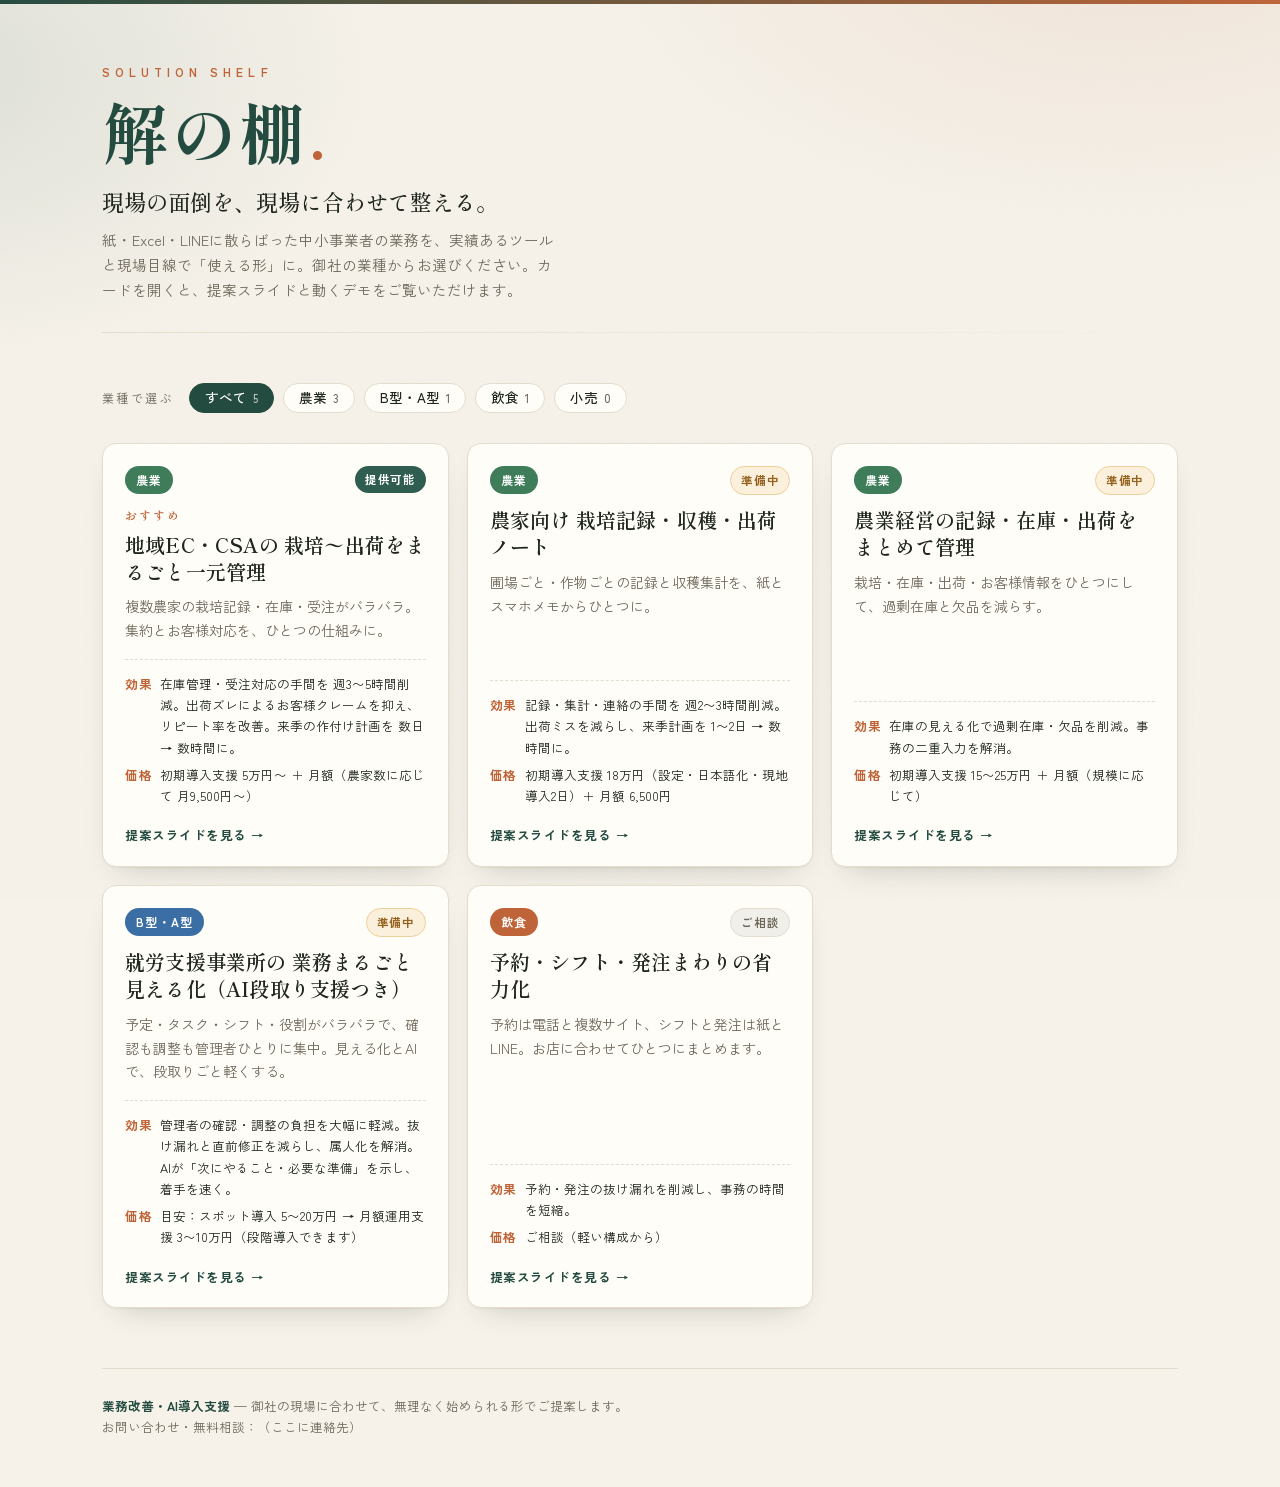
<file: index.html>
<!doctype html>
<html lang="ja">
<head>
<meta charset="utf-8" />
<meta name="viewport" content="width=device-width, initial-scale=1" />
<title>解の棚 — Solution Shelf</title>
<meta name="description" content="現場の面倒に、選んで効く道具を。中小事業者向けの業務改善パッケージ・カタログ。" />
<meta name="robots" content="noindex,nofollow" />
<meta name="theme-color" content="#244b40" />
<link rel="preconnect" href="https://fonts.googleapis.com" />
<link rel="preconnect" href="https://fonts.gstatic.com" crossorigin />
<link href="https://fonts.googleapis.com/css2?family=Shippori+Mincho:wght@500;600;700&family=Zen+Kaku+Gothic+New:wght@400;500;700&display=swap" rel="stylesheet" />
<style>
  :root {
    --paper:#f6f2ea; --paper-2:#efe9dd; --surface:#fffdf8; --ink:#1f261d; --muted:#6f685b; --line:#e4dccd;
    --forest:#2f5d4f; --forest-deep:#244b40; --clay:#bf6438;
    --seg-農業:#3f7d5a; --seg-Btype:#3a6ea5; --seg-飲食:#bf6438; --seg-小売:#876aae;
    --radius:14px;
    --shadow:0 1px 2px rgba(31,38,29,.05), 0 14px 30px -18px rgba(31,38,29,.28);
    --shadow-lift:0 2px 6px rgba(31,38,29,.07), 0 26px 50px -22px rgba(31,38,29,.36);
    --display:"Shippori Mincho","Hiragino Mincho ProN",serif;
    --body:"Zen Kaku Gothic New",system-ui,"Hiragino Kaku Gothic ProN","Noto Sans JP",sans-serif;
  }
  *{box-sizing:border-box;}
  body{ margin:0; border-top:4px solid var(--forest); border-image:linear-gradient(90deg,var(--forest-deep),var(--clay)) 1;
    font-family:var(--body); color:var(--ink); background-color:var(--paper); line-height:1.7; -webkit-font-smoothing:antialiased;
    background-image:radial-gradient(900px 500px at 88% -8%,rgba(191,100,56,.10),transparent 60%),radial-gradient(820px 520px at -6% 8%,rgba(47,93,79,.12),transparent 55%);
    background-attachment:fixed; }
  body::before{ content:""; position:fixed; inset:0; pointer-events:none; z-index:0; opacity:.035;
    background-image:url("data:image/svg+xml,%3Csvg xmlns='http://www.w3.org/2000/svg' width='120' height='120'%3E%3Cfilter id='n'%3E%3CfeTurbulence type='fractalNoise' baseFrequency='.85' numOctaves='2'/%3E%3C/filter%3E%3Crect width='100%25' height='100%25' filter='url(%23n)'/%3E%3C/svg%3E"); }
  .wrap{ position:relative; z-index:1; max-width:1120px; margin:0 auto; padding:0 22px; }

  header.top{ padding:58px 0 26px; }
  .kicker{ font-size:12px; letter-spacing:.42em; text-transform:uppercase; color:var(--clay); font-weight:700; margin:0 0 14px; }
  h1.brand{ font-family:var(--display); font-weight:700; letter-spacing:.04em; font-size:clamp(38px,7vw,66px); line-height:1.04; margin:0; color:var(--forest-deep); }
  .brand .dot{ color:var(--clay); }
  .tagline{ font-family:var(--display); font-size:clamp(17px,2.4vw,22px); color:var(--ink); margin:18px 0 8px; font-weight:500; }
  .sub{ color:var(--muted); max-width:58ch; margin:0; font-size:14.5px; }
  .rule{ height:1px; background:linear-gradient(90deg,var(--line),transparent); margin:30px 0 0; }

  .filters{ display:flex; flex-wrap:wrap; gap:9px; align-items:center; padding:24px 0 30px; }
  .filters .lbl{ font-size:12px; letter-spacing:.2em; color:var(--muted); margin-right:6px; }
  .chip{ font-family:var(--body); font-size:13.5px; font-weight:500; cursor:pointer; border:1px solid var(--line);
    background:var(--surface); color:var(--ink); padding:7px 15px; border-radius:999px; transition:all .18s ease; line-height:1; }
  .chip:hover{ border-color:var(--forest); color:var(--forest-deep); }
  .chip .n{ color:var(--muted); font-size:11.5px; margin-left:6px; }
  .chip[aria-pressed="true"]{ background:var(--forest-deep); border-color:var(--forest-deep); color:#fff; }
  .chip[aria-pressed="true"] .n{ color:rgba(255,255,255,.7); }

  /* 均等グリッド：全カード同じ幅・行内は同じ高さ */
  .grid{ display:grid; grid-template-columns:repeat(auto-fill, minmax(300px,1fr)); gap:18px; padding-bottom:60px; align-items:stretch; }
  .card{ position:relative; background:var(--surface); border:1px solid var(--line); border-radius:var(--radius);
    padding:22px 22px 20px; cursor:pointer; box-shadow:var(--shadow); transition:transform .2s ease, box-shadow .2s ease, border-color .2s ease;
    display:flex; flex-direction:column; min-height:248px; opacity:0; transform:translateY(14px); animation:rise .5s forwards; }
  @keyframes rise{ to{ opacity:1; transform:none; } }
  .card:hover{ transform:translateY(-4px); box-shadow:var(--shadow-lift); border-color:#d8cdb8; }

  .card-top{ display:flex; justify-content:space-between; align-items:flex-start; gap:10px; margin-bottom:12px; }
  .seg{ font-size:12px; font-weight:700; letter-spacing:.08em; padding:4px 11px; border-radius:999px; color:#fff; white-space:nowrap; }
  .badge{ font-size:11.5px; font-weight:700; letter-spacing:.06em; padding:4px 10px; border-radius:999px; white-space:nowrap; }
  .b-ready{ background:var(--forest); color:#fff; }
  .b-prep{ background:#fbf0db; color:#95621f; border:1px solid #ecd09a; }
  .b-design{ background:#eef1f6; color:#3a567e; border:1px solid #cdd8e8; }
  .b-consult{ background:#f1efe9; color:var(--muted); border:1px solid var(--line); }
  .rec{ display:inline-block; font-family:var(--display); font-size:11.5px; letter-spacing:.16em; color:var(--clay); font-weight:700; margin-bottom:6px; }
  .card h3{ font-family:var(--display); font-weight:600; font-size:20px; line-height:1.34; margin:0 0 10px; color:var(--ink); letter-spacing:.01em; }
  .one{ color:var(--muted); font-size:14px; margin:0 0 16px; flex:1; }
  .card-foot{ display:flex; flex-direction:column; gap:6px; border-top:1px dashed var(--line); padding-top:13px; }
  .meta-row{ display:flex; gap:8px; font-size:12.5px; }
  .meta-row .k{ color:var(--clay); font-weight:700; flex:0 0 auto; letter-spacing:.04em; }
  .meta-row .v{ color:var(--ink); }
  .more{ margin-top:12px; font-size:12.5px; color:var(--forest-deep); font-weight:700; letter-spacing:.04em; }
  .more::after{ content:" →"; }
  .empty{ grid-column:1 / -1; text-align:center; color:var(--muted); padding:50px 0; font-size:14px; }

  footer{ border-top:1px solid var(--line); padding:26px 0 50px; color:var(--muted); font-size:12.5px; }
</style>
</head>
<body>
  <div class="wrap">
    <header class="top">
      <p class="kicker">Solution Shelf</p>
      <h1 class="brand">解の棚<span class="dot">.</span></h1>
      <p class="tagline">現場の面倒を、現場に合わせて整える。</p>
      <p class="sub">紙・Excel・LINEに散らばった中小事業者の業務を、実績あるツールと現場目線で「使える形」に。御社の業種からお選びください。カードを開くと、提案スライドと動くデモをご覧いただけます。</p>
      <div class="rule"></div>
    </header>

    <nav class="filters" id="filters" aria-label="セグメントで絞り込み"></nav>
    <main class="grid" id="grid"></main>

    <footer>
      <strong style="color:var(--forest-deep)">業務改善・AI導入支援</strong> — 御社の現場に合わせて、無理なく始められる形でご提案します。<br />
      お問い合わせ・無料相談：<span class="contact">（ここに連絡先）</span>
    </footer>
  </div>

  <script src="packages.js"></script>
  <script>
    const SEG_ORDER = ["農業", "B型・A型", "飲食", "小売"];
    const SEG_VAR = { "農業":"var(--seg-農業)", "B型・A型":"var(--seg-Btype)", "飲食":"var(--seg-飲食)", "小売":"var(--seg-小売)" };
    const STATUS = {
      ready:{label:"提供可能",cls:"b-ready"}, prep:{label:"準備中",cls:"b-prep"},
      design:{label:"設計中",cls:"b-design"}, consult:{label:"ご相談",cls:"b-consult"},
    };
    // おすすめ(lead) を先頭に。それ以外は元の順。サイズは全て同じ。
    const pkgs = (window.PACKAGES||[]).slice().sort((a,b)=>(b.lead===true)-(a.lead===true));
    let active = "all";
    const el=(t,c,h)=>{const e=document.createElement(t); if(c)e.className=c; if(h!=null)e.innerHTML=h; return e;};
    const esc=(s)=>String(s==null?"":s).replace(/[&<>"]/g,(m)=>({"&":"&amp;","<":"&lt;",">":"&gt;",'"':"&quot;"}[m]));

    function renderFilters(){
      const nav=document.getElementById("filters"); nav.innerHTML="";
      nav.appendChild(el("span","lbl","業種で選ぶ"));
      const counts={all:pkgs.length}; SEG_ORDER.forEach(s=>counts[s]=pkgs.filter(p=>p.segment===s).length);
      const mk=(key,name)=>{ const c=el("button","chip",`${esc(name)}<span class="n">${counts[key]||0}</span>`);
        c.setAttribute("aria-pressed",active===key); c.onclick=()=>{active=key; renderFilters(); renderGrid();}; return c; };
      nav.appendChild(mk("all","すべて")); SEG_ORDER.forEach(s=>nav.appendChild(mk(s,s)));
    }
    function card(p,i){
      const c=el("article","card"); c.style.animationDelay=(i*55)+"ms";
      const st=STATUS[p.status]||STATUS.consult;
      c.innerHTML=`<div class="card-top">
          <span class="seg" style="background:${SEG_VAR[p.segment]||"var(--muted)"}">${esc(p.segment)}</span>
          <span class="badge ${st.cls}">${st.label}</span></div>
        ${p.lead?'<span class="rec">おすすめ</span>':""}
        <h3>${esc(p.title)}</h3>
        <p class="one">${esc(p.oneLiner)}</p>
        <div class="card-foot">
          <div class="meta-row"><span class="k">効果</span><span class="v">${esc(p.value)}</span></div>
          <div class="meta-row"><span class="k">価格</span><span class="v">${esc(p.price)}</span></div>
          <div class="more">提案スライドを見る</div>
        </div>`;
      c.onclick=()=>{ location.href="slides.html?id="+encodeURIComponent(p.id); };
      return c;
    }
    function renderGrid(){
      const grid=document.getElementById("grid"); grid.innerHTML="";
      const list=active==="all"?pkgs:pkgs.filter(p=>p.segment===active);
      if(!list.length){ grid.appendChild(el("p","empty","このセグメントの解はまだ準備中です。")); return; }
      list.forEach((p,i)=>grid.appendChild(card(p,i)));
    }
    renderFilters(); renderGrid();
  </script>
</body>
</html>
</file>
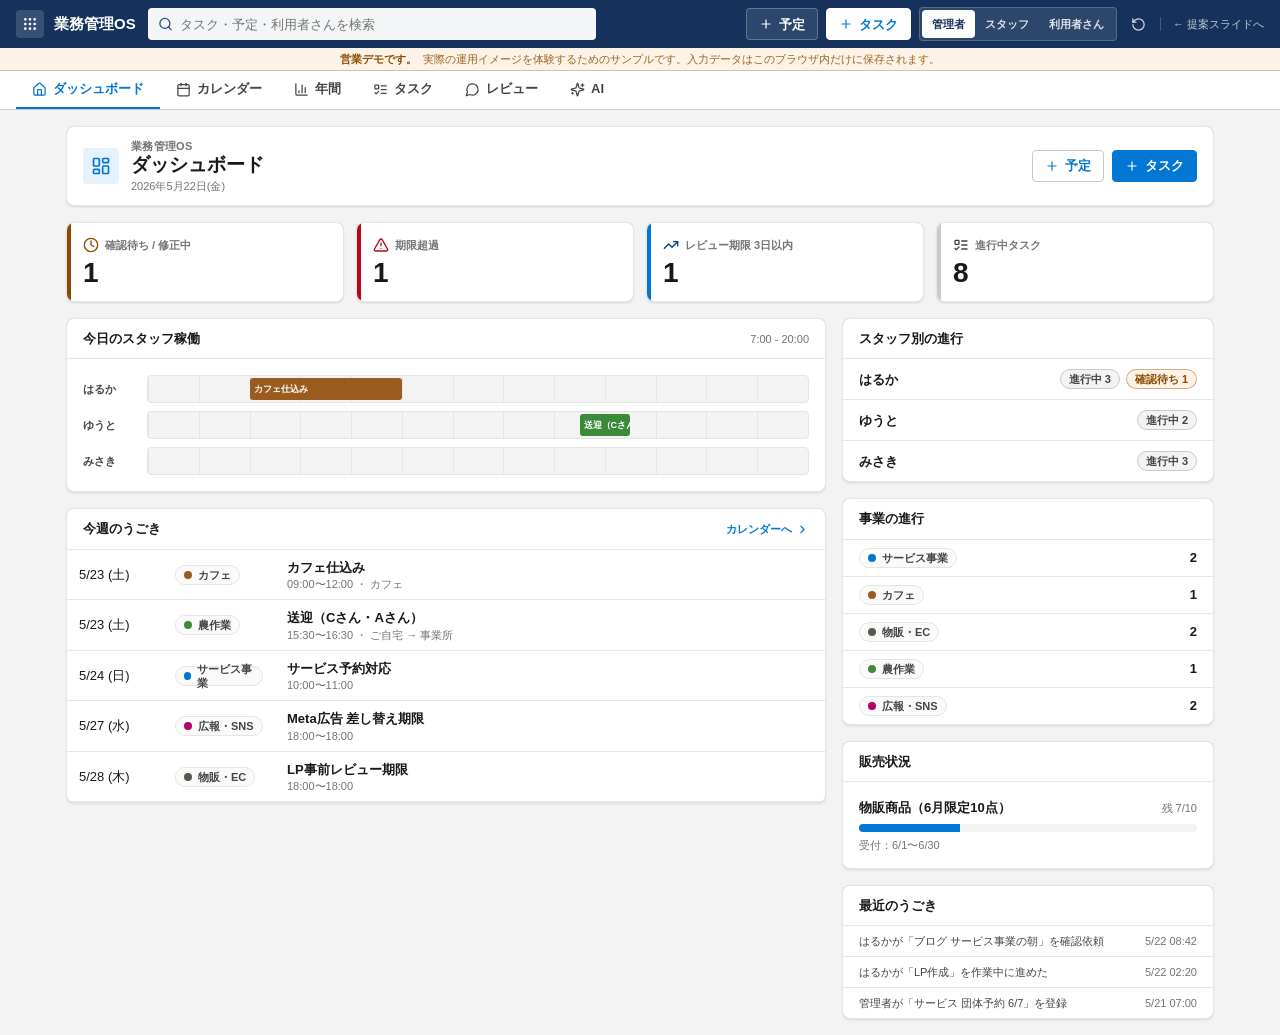
<file: demo/btype/index.html>
<!doctype html>
<html lang="ja">
  <head>
    <meta charset="UTF-8" />
    <meta name="viewport" content="width=device-width, initial-scale=1.0, maximum-scale=1" />
    <meta name="robots" content="noindex,nofollow" />
    <meta name="theme-color" content="#16325c" />
    <title>業務管理OS（就労支援事業所向けデモ）</title>
    <script type="module" crossorigin src="./assets/index-CgEDhlUP.js"></script>
    <link rel="stylesheet" crossorigin href="./assets/index-Brq9J1wM.css">
  </head>
  <body>
    <div id="root"></div>
  </body>
</html>
</file>
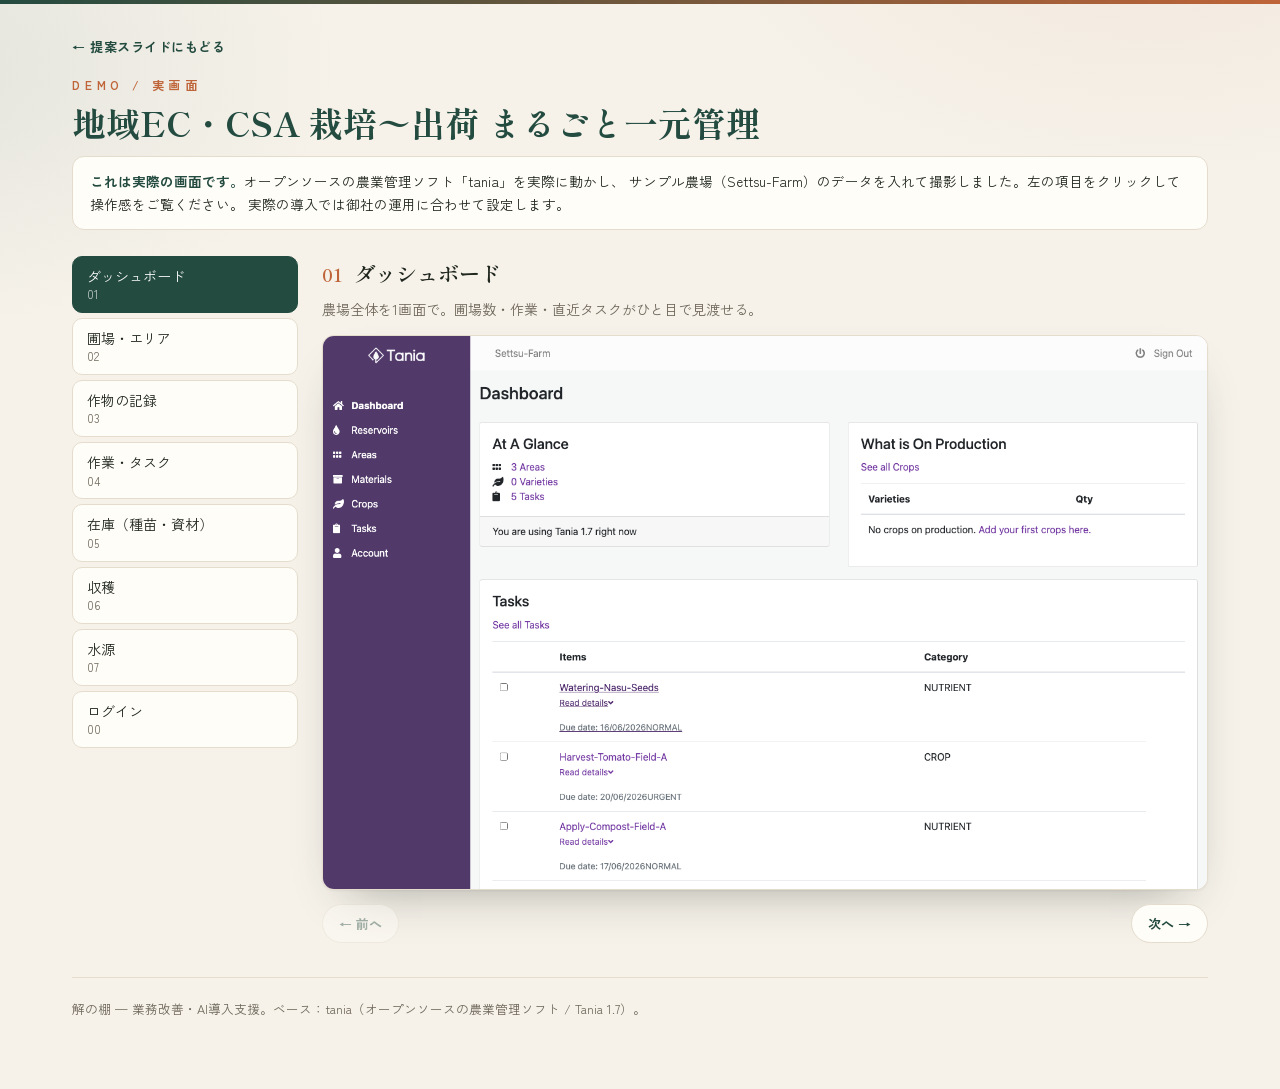
<file: demo/tania/index.html>
<!doctype html>
<html lang="ja">
<head>
<meta charset="utf-8" />
<meta name="viewport" content="width=device-width, initial-scale=1" />
<meta name="robots" content="noindex,nofollow" />
<title>デモ：地域EC・CSA 栽培〜出荷 一元管理（tania 実画面）</title>
<link rel="preconnect" href="https://fonts.googleapis.com" />
<link href="https://fonts.googleapis.com/css2?family=Shippori+Mincho:wght@600;700&family=Zen+Kaku+Gothic+New:wght@400;500;700&display=swap" rel="stylesheet" />
<style>
  :root{ --paper:#f6f2ea; --surface:#fffdf8; --ink:#1f261d; --muted:#6f685b; --line:#e4dccd;
    --forest:#2f5d4f; --forest-deep:#244b40; --clay:#bf6438;
    --display:"Shippori Mincho",serif; --body:"Zen Kaku Gothic New",system-ui,"Noto Sans JP",sans-serif; }
  *{box-sizing:border-box;}
  body{ margin:0; border-top:4px solid; border-image:linear-gradient(90deg,var(--forest-deep),var(--clay)) 1;
    font-family:var(--body); color:var(--ink); background:var(--paper); line-height:1.7; -webkit-font-smoothing:antialiased;
    background-image:radial-gradient(820px 480px at 90% -8%,rgba(191,100,56,.07),transparent 60%),radial-gradient(760px 480px at -6% 6%,rgba(47,93,79,.09),transparent 55%); }
  .wrap{ max-width:1180px; margin:0 auto; padding:28px 22px 70px; }
  a.back{ color:var(--forest-deep); font-size:13px; font-weight:700; text-decoration:none; letter-spacing:.04em; }
  a.back:hover{ text-decoration:underline; }
  .kick{ font-size:12px; letter-spacing:.4em; text-transform:uppercase; color:var(--clay); font-weight:700; margin:16px 0 6px; }
  h1{ font-family:var(--display); font-weight:700; color:var(--forest-deep); font-size:clamp(23px,4.4vw,34px); line-height:1.25; margin:0 0 12px; }
  .note{ background:var(--surface); border:1px solid var(--line); border-radius:12px; padding:13px 17px; color:var(--ink); font-size:13.5px; margin:10px 0 26px; }
  .note b{ color:var(--forest-deep); }
  .layout{ display:grid; grid-template-columns:226px 1fr; gap:24px; align-items:start; }
  @media (max-width:760px){ .layout{ grid-template-columns:1fr; } }
  nav.scr{ display:flex; flex-direction:column; gap:5px; position:sticky; top:18px; }
  @media (max-width:760px){ nav.scr{ position:static; flex-direction:row; flex-wrap:wrap; } }
  .nav-item{ text-align:left; font-family:var(--body); font-size:14px; cursor:pointer; border:1px solid var(--line);
    background:var(--surface); color:var(--ink); padding:10px 14px; border-radius:10px; transition:all .16s ease; line-height:1.3; }
  .nav-item .s{ display:block; font-size:11.5px; color:var(--muted); margin-top:2px; }
  .nav-item:hover{ border-color:var(--forest); }
  .nav-item[aria-current="true"]{ background:var(--forest-deep); border-color:var(--forest-deep); color:#fff; }
  .nav-item[aria-current="true"] .s{ color:rgba(255,255,255,.72); }
  .stage{ min-width:0; }
  .stage .cap{ display:flex; gap:11px; align-items:baseline; margin-bottom:6px; }
  .stage .cap .num{ font-family:var(--display); font-weight:700; color:var(--clay); font-size:17px; }
  .stage h2{ font-family:var(--display); font-weight:600; font-size:21px; margin:0; color:var(--ink); }
  .stage .pitch{ color:var(--muted); font-size:14px; margin:0 0 14px; }
  .frame{ border:1px solid var(--line); border-radius:12px; overflow:hidden; background:#fff;
    box-shadow:0 1px 2px rgba(31,38,29,.05),0 22px 48px -26px rgba(31,38,29,.42); }
  .frame img{ width:100%; height:auto; display:block; }
  .arrows{ display:flex; justify-content:space-between; margin-top:14px; }
  .arrows button{ font-family:var(--body); font-size:13px; font-weight:700; cursor:pointer; border:1px solid var(--line);
    background:var(--surface); color:var(--forest-deep); padding:9px 16px; border-radius:999px; }
  .arrows button:hover{ border-color:var(--forest); }
  .arrows button:disabled{ opacity:.4; cursor:default; }
  footer{ border-top:1px solid var(--line); margin-top:34px; padding-top:20px; color:var(--muted); font-size:12.5px; }
</style>
</head>
<body>
  <div class="wrap">
    <a class="back" href="../../slides.html?id=agri-tania-platform">← 提案スライドにもどる</a>
    <p class="kick">Demo / 実画面</p>
    <h1>地域EC・CSA 栽培〜出荷 まるごと一元管理</h1>
    <div class="note">
      <b>これは実際の画面です。</b>オープンソースの農業管理ソフト「tania」を実際に動かし、
      サンプル農場（Settsu-Farm）のデータを入れて撮影しました。左の項目をクリックして操作感をご覧ください。
      実際の導入では御社の運用に合わせて設定します。
    </div>

    <div class="layout">
      <nav class="scr" id="nav" aria-label="画面を選ぶ"></nav>
      <div class="stage">
        <div class="cap"><span class="num" id="s-num"></span><h2 id="s-title"></h2></div>
        <p class="pitch" id="s-pitch"></p>
        <div class="frame"><img id="s-img" alt="" /></div>
        <div class="arrows">
          <button id="prev">← 前へ</button>
          <button id="next">次へ →</button>
        </div>
      </div>
    </div>

    <footer>解の棚 — 業務改善・AI導入支援。ベース：tania（オープンソースの農業管理ソフト / Tania 1.7）。</footer>
  </div>

  <script>
    const SCREENS = [
      { n:"01", t:"ダッシュボード",   f:"real/01-dashboard.png",   p:"農場全体を1画面で。圃場数・作業・直近タスクがひと目で見渡せる。" },
      { n:"02", t:"圃場・エリア",     f:"real/02-farm-areas.png",  p:"露地・ハウス・苗床を面積つきで構造的に登録。" },
      { n:"03", t:"作物の記録",       f:"real/03b-crop-detail.png",p:"作物ごとに収穫・移動・写真をワンタップ記録。活動が時系列で残る。" },
      { n:"04", t:"作業・タスク",     f:"real/04-tasks.png",       p:"水やり・施肥・防除・収穫を期日と優先度で。今日やることが一目。" },
      { n:"05", t:"在庫（種苗・資材）", f:"real/05-inventory.png",  p:"種・苗・農薬・資材を数量つきで記録。" },
      { n:"06", t:"収穫",             f:"real/06-harvest.png",     p:"収穫量を記録（例：きゅうり28kg）。出荷データへつなぐ起点。" },
      { n:"07", t:"水源",             f:"real/08-reservoirs.png",  p:"水源（井戸・水道）と圃場の供給先を管理。" },
      { n:"00", t:"ログイン",         f:"real/00-login.png",       p:"シンプルに始められる。" },
    ];
    let idx = 0;
    const navEl = document.getElementById("nav");
    const $ = (id) => document.getElementById(id);

    function renderNav() {
      navEl.innerHTML = "";
      SCREENS.forEach((s, i) => {
        const b = document.createElement("button");
        b.className = "nav-item";
        b.setAttribute("aria-current", i === idx);
        b.innerHTML = `${s.t}<span class="s">${s.n}</span>`;
        b.onclick = () => { idx = i; render(); };
        navEl.appendChild(b);
      });
    }
    function render() {
      const s = SCREENS[idx];
      $("s-num").textContent = s.n;
      $("s-title").textContent = s.t;
      $("s-pitch").textContent = s.p;
      const img = $("s-img");
      img.src = s.f; img.alt = s.t;
      $("prev").disabled = idx === 0;
      $("next").disabled = idx === SCREENS.length - 1;
      renderNav();
    }
    $("prev").onclick = () => { if (idx > 0) { idx--; render(); } };
    $("next").onclick = () => { if (idx < SCREENS.length - 1) { idx++; render(); } };
    document.addEventListener("keydown", (e) => {
      if (e.key === "ArrowLeft" && idx > 0) { idx--; render(); }
      if (e.key === "ArrowRight" && idx < SCREENS.length - 1) { idx++; render(); }
    });
    render();
  </script>
</body>
</html>
</file>
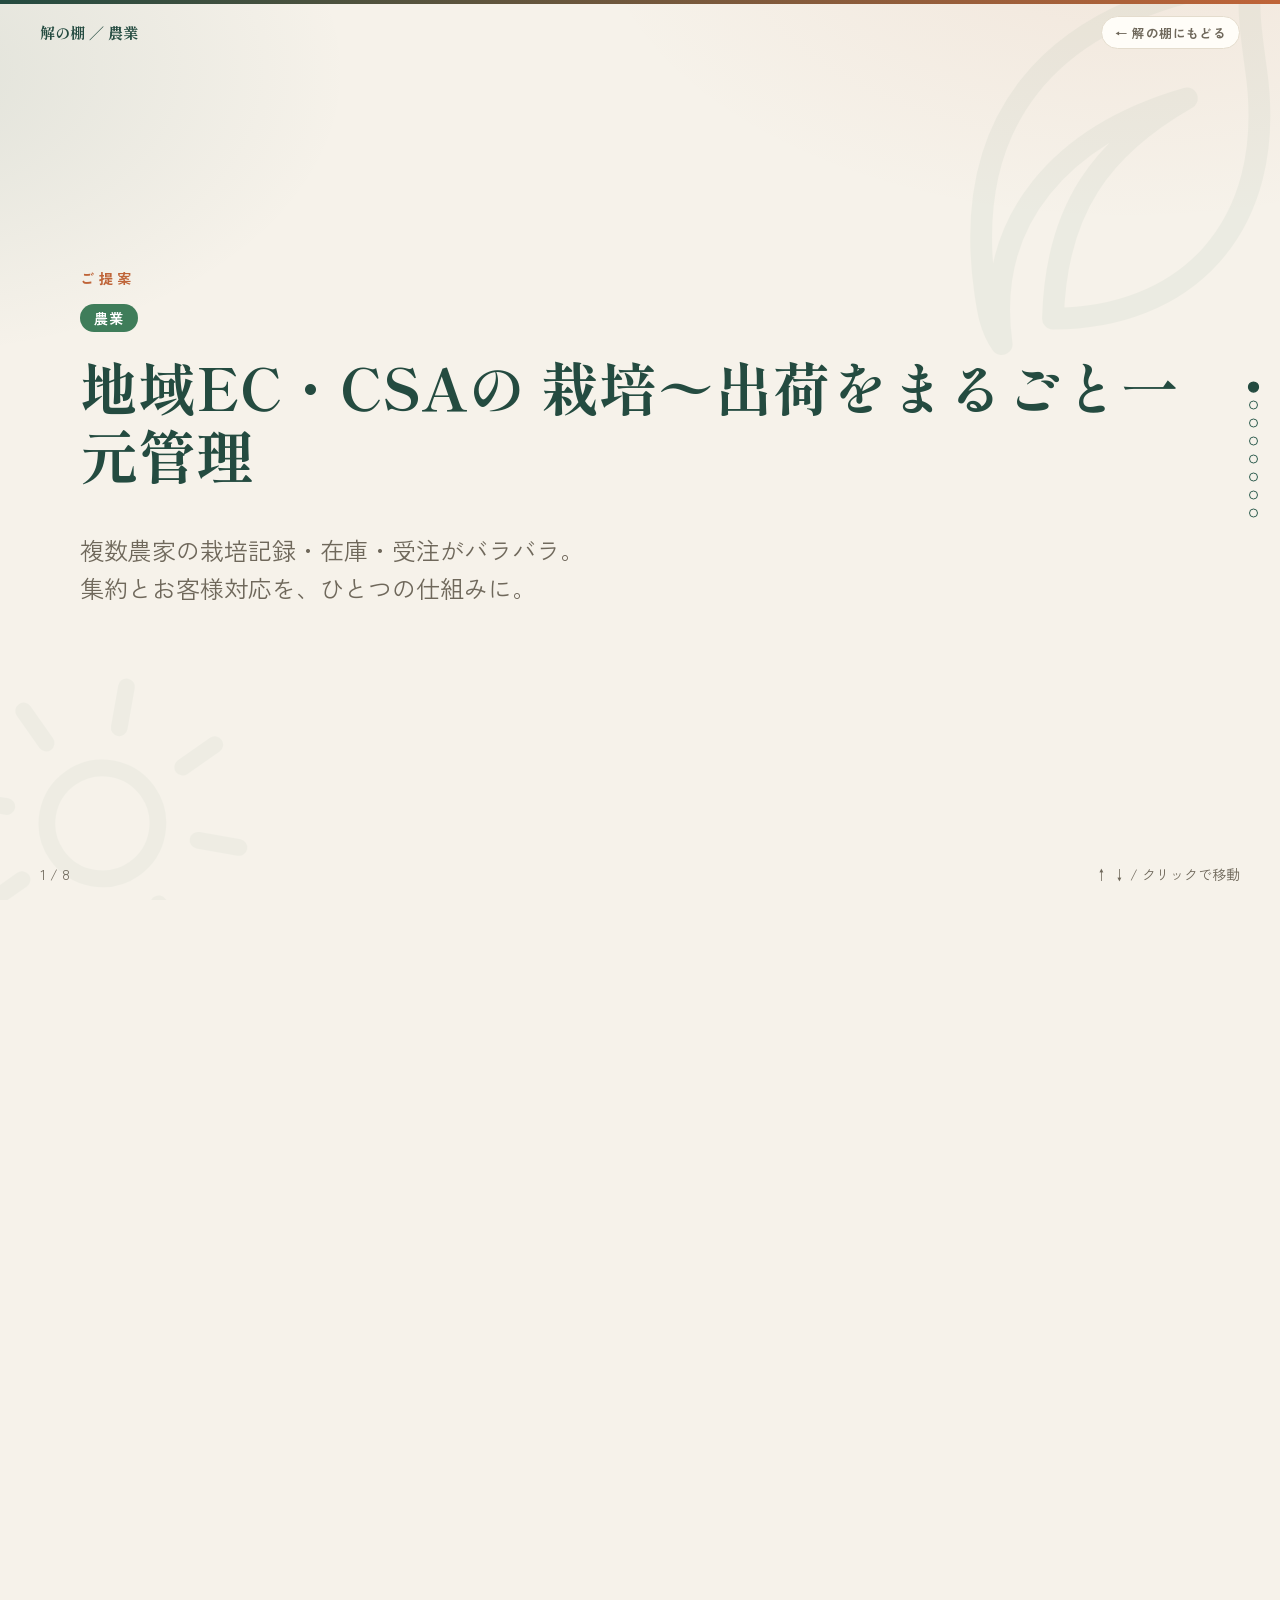
<file: slides.html>
<!doctype html>
<html lang="ja">
<head>
<meta charset="utf-8" />
<meta name="viewport" content="width=device-width, initial-scale=1" />
<meta name="robots" content="noindex,nofollow" />
<title>提案スライド — 解の棚</title>
<link rel="preconnect" href="https://fonts.googleapis.com" />
<link rel="preconnect" href="https://fonts.gstatic.com" crossorigin />
<link href="https://fonts.googleapis.com/css2?family=Shippori+Mincho:wght@500;600;700&family=Zen+Kaku+Gothic+New:wght@400;500;700&display=swap" rel="stylesheet" />
<style>
  /* ===== viewport-fitting base (frontend-slides) ===== */
  html, body { height: 100%; overflow-x: hidden; margin: 0; }
  html { scroll-snap-type: y proximity; scroll-behavior: smooth; }
  .slide { width: 100vw; height: 100vh; height: 100dvh; overflow: hidden; scroll-snap-align: start;
    display: flex; flex-direction: column; position: relative; }
  /* max-width は viewport から固定ドットぶんの余白(7rem)を必ず確保し、コンテンツが右端のドットに重ならないようにする */
  .slide-content { flex: 1; display: flex; flex-direction: column; justify-content: center;
    max-height: 100%; overflow: hidden; padding: var(--slide-padding); max-width: min(1120px, 100vw - 7rem); margin: 0 auto; width: 100%; }
  :root {
    --title-size: clamp(1.55rem, 5vw, 3.6rem);
    --h2-size: clamp(1.25rem, 3.4vw, 2.3rem);
    --h3-size: clamp(1rem, 2.3vw, 1.5rem);
    --body-size: clamp(0.9rem, 1.6vw, 1.15rem);
    --small-size: clamp(0.7rem, 1.1vw, 0.9rem);
    --slide-padding: clamp(1.3rem, 4.5vw, 4rem);
    --content-gap: clamp(0.6rem, 2vw, 1.5rem);
    --paper:#f6f2ea; --paper-2:#efe9dd; --surface:#fffdf8; --ink:#1f261d; --muted:#6f685b;
    --line:#e4dccd; --forest:#2f5d4f; --forest-deep:#244b40; --clay:#bf6438; --seg:#3f7d5a;
    --display:"Shippori Mincho", serif;
    --body:"Zen Kaku Gothic New", system-ui, "Noto Sans JP", sans-serif;
  }
  body { font-family: var(--body); color: var(--ink); background: var(--paper); -webkit-font-smoothing: antialiased;
    background-image: radial-gradient(900px 520px at 88% -10%, rgba(191,100,56,.09), transparent 60%),
                      radial-gradient(820px 520px at -8% 8%, rgba(47,93,79,.11), transparent 55%); }
  .slide-content > * { position: relative; z-index: 1; }

  .topbar { position: fixed; top:0; left:0; right:0; height:4px; background: linear-gradient(90deg, var(--forest-deep), var(--clay)); z-index:50; }
  .brandbar { position: fixed; top:16px; left:clamp(16px,4vw,40px); right:clamp(16px,4vw,40px); display:flex; justify-content:space-between; align-items:center; z-index:50; }
  .brandbar .b { font-family: var(--display); font-weight:700; color: var(--forest-deep); font-size:15px; }
  .brandbar a { color: var(--muted); font-size:12.5px; text-decoration:none; font-weight:700; letter-spacing:.03em;
    background: var(--surface); border:1px solid var(--line); padding:6px 13px; border-radius:999px; }
  .brandbar a:hover { color: var(--ink); border-color: var(--forest); }

  .kicker { font-size: var(--small-size); letter-spacing:.32em; text-transform: uppercase; color: var(--clay); font-weight:700; margin:0 0 clamp(.5rem,1.5vw,1rem); }
  .seg-tag { align-self:flex-start; font-size: var(--small-size); font-weight:700; letter-spacing:.06em; color:#fff; background: var(--seg); padding:4px 14px; border-radius:999px; margin-bottom: clamp(.6rem,2vw,1.3rem); }
  h1.t { font-family: var(--display); font-weight:700; font-size: var(--title-size); line-height:1.18; color: var(--forest-deep); margin:0 0 clamp(.6rem,2vw,1.1rem); }
  h2.t { font-family: var(--display); font-weight:600; font-size: var(--h2-size); line-height:1.25; color: var(--ink); margin:0 0 clamp(.7rem,2vw,1.3rem); }
  .lead { font-size: var(--h3-size); color: var(--muted); line-height:1.6; max-width:40ch; }

  ul.list { list-style:none; padding:0; margin:0; display:flex; flex-direction:column; gap: clamp(.4rem,1.4vh,.95rem); }
  ul.list li { font-size: var(--body-size); line-height:1.45; display:flex; gap:.6em; align-items:flex-start; }
  ul.list li .mk { flex:0 0 auto; font-weight:700; }
  ul.merit li .mk { color: var(--forest); } ul.demerit li .mk { color: var(--clay); } ul.feat li .mk { color: var(--forest-deep); }

  /* 図解 */
  .dgm { width:100%; height:auto; max-height: clamp(170px, 40vh, 380px); display:block; }
  .dgm text { font-family: var(--body); }
  .twocol { display:grid; grid-template-columns: 1.1fr .9fr; gap: clamp(1rem,3vw,2.5rem); align-items:center; }
  @media (max-width:760px){ .twocol{ grid-template-columns:1fr; gap:1rem; } .dgm{ max-height:32vh; } }
  .caption { font-family: var(--display); font-size: var(--h3-size); color: var(--ink); margin: clamp(.6rem,2vw,1.2rem) 0 0; text-align:center; }

  /* ===== 業種モチーフ背景（segごとに淡いグリフ） ===== */
  .slide .motif { position:absolute; inset:0; overflow:hidden; pointer-events:none; z-index:0; }
  .slide .motif svg { position:absolute; opacity:.05; color: var(--seg); }
  .slide .motif .m-a { right:-4%; top:-6%; width:clamp(220px,34vw,440px); transform: rotate(-8deg); }
  .slide .motif .m-b { left:-5%; bottom:-10%; width:clamp(180px,26vw,340px); transform: rotate(10deg); opacity:.038; }

  /* ===== delight: 入場アニメ（.slide.in で発火） ===== */
  /* 線が描かれる */
  .dgm .draw { stroke-dasharray: var(--len, 400); stroke-dashoffset: var(--len, 400); }
  .slide.in .dgm .draw { animation: dgm-draw .9s cubic-bezier(.4,0,.2,1) forwards; animation-delay: var(--ddelay, .25s); }
  @keyframes dgm-draw { to { stroke-dashoffset: 0; } }
  /* ノードがポップ */
  .dgm .pop { opacity:0; transform-box: fill-box; transform-origin: center; transform: scale(.6); }
  .slide.in .dgm .pop { animation: dgm-pop .5s cubic-bezier(.34,1.56,.64,1) forwards; animation-delay: var(--pdelay, .1s); }
  @keyframes dgm-pop { 0%{opacity:0; transform:scale(.6);} 100%{opacity:1; transform:scale(1);} }
  /* 主役アイコンがふわっと浮く（入場後ループ・控えめ） */
  .dgm .float { transform-box: fill-box; transform-origin: center; }
  .slide.in .dgm .float { animation: dgm-float 4.5s ease-in-out 1s infinite; }
  /* pop と float の両方を持つノードは、float が pop を上書きして opacity:0 のまま消える。
     両アニメを明示的に併記して救済（pop で opacity を 1 にしてから float で浮かせる）。 */
  .slide.in .dgm .pop.float { animation: dgm-pop .5s var(--pdelay,.1s) cubic-bezier(.34,1.56,.64,1) forwards, dgm-float 4.5s 1s ease-in-out infinite; }
  @keyframes dgm-float { 0%,100%{ transform: translateY(0);} 50%{ transform: translateY(-5px);} }
  /* フェードイン（テキスト等） */
  .dgm .fade { opacity:0; }
  .slide.in .dgm .fade { animation: dgm-fade .55s ease forwards; animation-delay: var(--fdelay, .35s); }
  @keyframes dgm-fade { to { opacity:1; } }

  /* 数字バッジのポップ */
  .badge { opacity:0; transform: translateY(10px) scale(.96); }
  .slide.in .badge { animation: badge-pop .55s cubic-bezier(.34,1.56,.64,1) forwards; }
  .slide.in .badge:nth-child(2){ animation-delay:.1s } .slide.in .badge:nth-child(3){ animation-delay:.2s }
  @keyframes badge-pop { to { opacity:1; transform: none; } }
  .badge .big.count { font-variant-numeric: tabular-nums; }
  .badge .big .accent { color: var(--seg); }

  /* ステップの順次入場 */
  .step { opacity:0; transform: translateX(-8px); }
  .slide.in .step { animation: step-in .5s ease forwards; }
  .slide.in .step:nth-child(2){animation-delay:.12s} .slide.in .step:nth-child(3){animation-delay:.24s}
  .slide.in .step:nth-child(4){animation-delay:.36s} .slide.in .step:nth-child(5){animation-delay:.48s}
  @keyframes step-in { to { opacity:1; transform:none; } }

  .badges { display:flex; gap: clamp(.6rem,2vw,1.4rem); flex-wrap:wrap; }
  .badge { background: var(--surface); border:1px solid var(--line); border-radius:16px; padding: clamp(.9rem,2.4vw,1.6rem) clamp(1rem,2.6vw,1.8rem); flex:1; min-width:150px; }
  .badge .big { font-family: var(--display); font-weight:700; color: var(--forest-deep); font-size: clamp(1.3rem,3.2vw,2.2rem); line-height:1.1; }
  .badge .lab { color: var(--muted); font-size: var(--small-size); margin-top:.4em; }

  .price-box { background: var(--forest-deep); color:#fff; border-radius:18px; padding: clamp(1.1rem,3vw,2rem); }
  .price-box .p { font-family: var(--display); font-weight:700; font-size: var(--h3-size); line-height:1.4; }
  .value-line { font-size: var(--body-size); color: var(--ink); line-height:1.6; background: linear-gradient(180deg,transparent 64%, rgba(63,125,90,.20) 0); display:inline; }

  .steps { display:flex; gap:.5rem; align-items:stretch; flex-wrap:wrap; }
  .step { flex:1; min-width:160px; background: var(--surface); border:1px solid var(--line); border-radius:14px; padding: clamp(.8rem,2vw,1.3rem); position:relative; }
  .step .n { font-family: var(--display); font-weight:700; color: var(--clay); font-size: clamp(1.1rem,2.6vw,1.6rem); }
  .step .x { font-size: var(--body-size); margin-top:.3em; line-height:1.4; }
  .step:not(:last-child)::after { content:"›"; position:absolute; right:-.55rem; top:50%; transform:translateY(-50%); color: var(--clay); font-weight:700; font-size:1.4rem; z-index:2; }
  @media (max-width:760px){ .step:not(:last-child)::after{ content:"▾"; right:auto; left:50%; top:auto; bottom:-.9rem; transform:translateX(-50%); } }

  .cta { display:inline-flex; align-items:center; gap:.5em; font-family:var(--body); font-weight:700; font-size:var(--body-size);
    border:none; cursor:pointer; background: var(--clay); color:#fff; padding:.8em 1.6em; border-radius:999px; text-decoration:none; }
  .cta:hover{ background:#a8542c; } .cta.ghost{ background:var(--surface); color:var(--forest-deep); border:1px solid var(--line); } .cta.ghost:hover{ border-color:var(--forest); }
  .cta-row { display:flex; gap:.8rem; flex-wrap:wrap; margin-top: clamp(1rem,3vw,1.8rem); }
  .reassure { color: var(--muted); font-size: var(--small-size); margin-top: clamp(.8rem,2vw,1.2rem); }

  .slide-content .rv { opacity:0; transform: translateY(16px); transition: opacity .5s ease, transform .5s ease; }
  .slide.in .rv { opacity:1; transform:none; }
  .slide.in .rv:nth-child(2){transition-delay:.06s} .slide.in .rv:nth-child(3){transition-delay:.12s}
  .slide.in .rv:nth-child(4){transition-delay:.18s} .slide.in .rv:nth-child(5){transition-delay:.24s}

  .dots { position: fixed; right: clamp(10px,2vw,22px); top:50%; transform:translateY(-50%); display:flex; flex-direction:column; gap:9px; z-index:50; }
  .dots button { width:9px; height:9px; border-radius:50%; border:1px solid var(--forest); background:transparent; cursor:pointer; padding:0; }
  .dots button[aria-current="true"]{ background: var(--forest-deep); border-color: var(--forest-deep); transform:scale(1.25); }
  .counter { position: fixed; left: clamp(16px,4vw,40px); bottom:16px; font-size: var(--small-size); color: var(--muted); z-index:50; }
  .hint { position: fixed; right: clamp(16px,4vw,40px); bottom:16px; font-size: var(--small-size); color: var(--muted); z-index:50; }

  @media (max-height:700px){ :root{ --slide-padding:clamp(1rem,3.2vw,2rem); --title-size:clamp(1.35rem,4.4vw,2.4rem); --h2-size:clamp(1.05rem,3vw,1.7rem); } .dgm{ max-height:34vh; } }
  @media (max-height:600px){ .dots,.hint{ display:none } .dgm{ max-height:30vh; } }
  @media (max-width:600px){ :root{ --title-size:clamp(1.35rem,7vw,2.4rem); } .brandbar .b{ font-size:13px } .badges{ gap:.5rem } }
  @media (prefers-reduced-motion: reduce){
    *,*::before,*::after{ animation:none!important; transition-duration:.2s!important }
    html{ scroll-behavior:auto }
    .slide-content .rv{ opacity:1; transform:none }
    .dgm .draw{ stroke-dashoffset:0!important } .dgm .pop,.dgm .fade{ opacity:1!important; transform:none!important }
    .badge,.step{ opacity:1!important; transform:none!important }
  }
</style>
</head>
<body>
  <div class="topbar"></div>
  <div class="brandbar"><span class="b" id="brand">解の棚</span><a href="index.html" id="back">← 解の棚にもどる</a></div>
  <main id="deck"></main>
  <nav class="dots" id="dots" aria-label="スライド"></nav>
  <div class="counter" id="counter"></div>
  <div class="hint">↑ ↓ / クリックで移動</div>

  <script src="packages.js"></script>
  <script>
    const SEG_HUE = { "農業":"#3f7d5a", "B型・A型":"#3a6ea5", "飲食":"#bf6438", "小売":"#876aae" };
    const esc=(s)=>String(s==null?"":s).replace(/[&<>"]/g,(m)=>({"&":"&amp;","<":"&lt;",">":"&gt;",'"':"&quot;"}[m]));
    const params = new URLSearchParams(location.search);
    const p = (window.PACKAGES||[]).find(x=>x.id===params.get("id")) || (window.PACKAGES||[])[0];
    const SANS = "'Zen Kaku Gothic New', sans-serif";
    const MIN = "'Shippori Mincho', serif";

    // ===== 配色 =====
    const SEG = SEG_HUE[p.segment] || "#3f7d5a";
    const C = { paper:"#fffdf8", paperSoft:"#f3eee4", line:"#e4dccd", ink:"#1f261d", muted:"#6f685b",
                forest:"#2f5d4f", deep:"#244b40", clay:"#bf6438", thread:"#cdbb9d" };

    // ===== SVGアイコン（シンプルなパス。strokeはcurrentColor想定） =====
    // すべて 0 0 24 24 のローカル座標。<g transform> で配置する。
    const ICON = {
      leaf:  `<path d="M21 3C9 3 4 9 4 18c0 1 0 2 .5 3 0-7 5-11 12-12-5 2-8 5-9 11 7 1 13-3 13-12 0-2 0-4 .5-5z"/>`,
      box:   `<path d="M3 7.5 12 3l9 4.5v9L12 21l-9-4.5z"/><path d="M3 7.5 12 12l9-4.5M12 12v9"/>`,
      phone: `<rect x="6" y="2.5" width="12" height="19" rx="2.5"/><line x1="10" y1="18.5" x2="14" y2="18.5"/>`,
      bars:  `<line x1="3" y1="21" x2="21" y2="21"/><rect x="5" y="12" width="3" height="9"/><rect x="10.5" y="7" width="3" height="14"/><rect x="16" y="14" width="3" height="7"/>`,
      plate: `<circle cx="12" cy="12" r="9"/><circle cx="12" cy="12" r="4.5"/>`,
      person:`<circle cx="12" cy="7.5" r="3.6"/><path d="M5 21c0-4 3.2-6.5 7-6.5s7 2.5 7 6.5"/>`,
      cal:   `<rect x="3.5" y="5" width="17" height="15" rx="2"/><line x1="3.5" y1="9.5" x2="20.5" y2="9.5"/><line x1="8" y1="2.5" x2="8" y2="6.5"/><line x1="16" y1="2.5" x2="16" y2="6.5"/>`,
      note:  `<path d="M6 3h9l4 4v14H6z"/><line x1="9" y1="11" x2="16" y2="11"/><line x1="9" y1="15" x2="16" y2="15"/>`,
      chat:  `<path d="M4 5h16v11H9l-4 4v-4H4z"/>`,
      grid:  `<rect x="3.5" y="3.5" width="7" height="7" rx="1"/><rect x="13.5" y="3.5" width="7" height="7" rx="1"/><rect x="3.5" y="13.5" width="7" height="7" rx="1"/><rect x="13.5" y="13.5" width="7" height="7" rx="1"/>`,
      check: `<path d="M5 13l4 4 10-11"/>`,
      cart:  `<circle cx="9" cy="20" r="1.4"/><circle cx="17" cy="20" r="1.4"/><path d="M2.5 3.5h2.5l2.2 11h10l2-8H6.5"/>`,
      sun:   `<circle cx="12" cy="12" r="4"/><g><line x1="12" y1="2" x2="12" y2="5"/><line x1="12" y1="19" x2="12" y2="22"/><line x1="2" y1="12" x2="5" y2="12"/><line x1="19" y1="12" x2="22" y2="12"/><line x1="5" y1="5" x2="7" y2="7"/><line x1="17" y1="17" x2="19" y2="19"/><line x1="19" y1="5" x2="17" y2="7"/><line x1="7" y1="17" x2="5" y2="19"/></g>`,
      hub:   `<circle cx="12" cy="12" r="3"/><circle cx="12" cy="4" r="1.6"/><circle cx="20" cy="12" r="1.6"/><circle cx="4" cy="12" r="1.6"/><circle cx="12" cy="20" r="1.6"/><line x1="12" y1="9" x2="12" y2="5.6"/><line x1="15" y1="12" x2="18.4" y2="12"/><line x1="9" y1="12" x2="5.6" y2="12"/><line x1="12" y1="15" x2="12" y2="18.4"/>`,
    };
    // アイコンを配置: name, x, y(中心), size, color, opts{stroke,fill,cls,sw}
    function icon(name, x, y, size, color, opts){
      opts=opts||{}; const s=size/24; const sw=(opts.sw||1.8)/s;
      const fill = opts.fill || "none"; const stroke = opts.stroke===false?"none":(color||"currentColor");
      return `<g transform="translate(${x-size/2},${y-size/2}) scale(${s})" class="${opts.cls||""}"
        fill="${fill}" stroke="${stroke}" stroke-width="${sw}" stroke-linecap="round" stroke-linejoin="round"
        style="color:${color||"currentColor"}">${ICON[name]||""}</g>`;
    }

    // ===== 共通パーツ =====
    function txt(x,y,s,fill,t,opts){ opts=opts||{};
      return `<text x="${x}" y="${y}" text-anchor="${opts.anchor||"middle"}" font-size="${s}" fill="${fill}" ${opts.weight?`font-weight="${opts.weight}"`:""} ${opts.family?`font-family="${opts.family}"`:""} ${opts.cls?`class="${opts.cls}"`:""} style="${opts.fdelay?`--fdelay:${opts.fdelay}s;`:""}">${esc(t)}</text>`;
    }
    // 描画される線（長さ概算で dasharray を設定）
    function drawLine(x1,y1,x2,y2,color,sw,delay){
      const len=Math.round(Math.hypot(x2-x1,y2-y1))+6;
      return `<line x1="${x1}" y1="${y1}" x2="${x2}" y2="${y2}" stroke="${color}" stroke-width="${sw||2.5}" class="draw" style="--len:${len};--ddelay:${delay||.25}s" marker-end="url(#ah)"/>`;
    }
    function svgDefs(){
      return `<defs>
        <marker id="ah" markerWidth="9" markerHeight="9" refX="6.5" refY="4.5" orient="auto"><path d="M0,0 L9,4.5 L0,9 z" fill="${C.thread}"/></marker>
        <marker id="ahs" markerWidth="9" markerHeight="9" refX="6.5" refY="4.5" orient="auto"><path d="M0,0 L9,4.5 L0,9 z" fill="${SEG}"/></marker>
        <filter id="soft" x="-30%" y="-30%" width="160%" height="160%"><feDropShadow dx="0" dy="3" stdDeviation="6" flood-color="#1f261d" flood-opacity="0.16"/></filter>
        <filter id="softlg" x="-30%" y="-30%" width="160%" height="160%"><feDropShadow dx="0" dy="6" stdDeviation="12" flood-color="#1f261d" flood-opacity="0.20"/></filter>
      </defs>`;
    }
    // 影つきの丸ノード（中央ハブ用・深みを出す）
    function hubCircle(cx,cy,r,fill,cls){ return `<g class="${cls||""}"><circle cx="${cx}" cy="${cy}" r="${r}" fill="${fill}" filter="url(#softlg)"/><ellipse cx="${cx}" cy="${cy-r*0.42}" rx="${r*0.72}" ry="${r*0.4}" fill="#fff" opacity=".13"/></g>`; }
    // 影つきカード
    function card(x,y,w,h,opts){ opts=opts||{}; return `<rect x="${x}" y="${y}" width="${w}" height="${h}" rx="${opts.rx||12}" fill="${opts.fill||C.paper}" stroke="${opts.stroke||C.line}" stroke-width="${opts.sw||1}" filter="${opts.shadow===false?'':'url(#soft)'}"/>`; }
    // 通知バッジ（赤丸＋数字）
    function notif(cx,cy,n){ return `<g class="pop" style="--pdelay:1s"><circle cx="${cx}" cy="${cy}" r="15" fill="#d6452f" filter="url(#soft)"/><text x="${cx}" y="${cy+5}" text-anchor="middle" font-size="15" font-weight="700" fill="#fff">${n}</text></g>`; }
    // ふせん風チップ（左の散らばった道具に使う）
    function chip(x,y,w,t,iconName,popDelay){
      const h=42, ix=x+20;
      return `<g class="pop" style="--pdelay:${popDelay}s">
        <rect x="${x}" y="${y-h/2}" width="${w}" height="${h}" rx="10" fill="${C.paper}" stroke="${C.line}"/>
        ${iconName?icon(iconName, ix, y, 20, C.muted, {sw:1.7}):""}
        <text x="${x+(iconName?34:14)}" y="${y+6}" font-size="17" fill="${C.ink}" text-anchor="start">${esc(t)}</text>
      </g>`;
    }
    // ===== 製品画面モック（solBtype流のウィンドウchrome）。中身は children(clipされる)。
    // 返り値: { defs用clipId, html }。headColor=ヘッダ帯色, title=ヘッダ文言。
    let _scrId=0;
    function screenMock(x,y,w,h,title,headColor,bodyHTML,opts){
      opts=opts||{}; const id="scr"+(_scrId++); const hh=opts.headH||52;
      const dots=[.9,.55,.55].map((o,i)=>`<circle cx="${x+24+i*20}" cy="${y+hh/2}" r="5" fill="#fff" opacity="${o}"/>`).join("");
      return `<g class="${opts.cls||""}" style="${opts.delay?`--pdelay:${opts.delay}s`:""}">
        <rect x="${x}" y="${y}" width="${w}" height="${h}" rx="${opts.rx||20}" fill="#fff" filter="url(#softlg)"/>
        <clipPath id="${id}"><rect x="${x}" y="${y}" width="${w}" height="${h}" rx="${opts.rx||20}"/></clipPath>
        <g clip-path="url(#${id})">
          <rect x="${x}" y="${y}" width="${w}" height="${hh}" fill="${headColor}"/>
          ${dots}
          <text x="${x+84}" y="${y+hh/2+7}" font-size="19" fill="#fff" font-weight="700">${esc(title)}</text>
          ${bodyHTML}
        </g>
        <rect x="${x}" y="${y}" width="${w}" height="${h}" rx="${opts.rx||20}" fill="none" stroke="${C.line}"/>
      </g>`;
    }
    // ステータスピル（ラベル＋前景/背景色）
    function pill(x,cy,w,t,fg,bg){ return `<rect x="${x}" y="${cy-15}" width="${w}" height="30" rx="15" fill="${bg}"/><text x="${x+w/2}" y="${cy+5}" text-anchor="middle" font-size="16" fill="${fg}">${esc(t)}</text>`; }
    // 傾いた紙片/写真（pain-farm の散らばり用・影つき）。inner は (0,0) 中心のローカル座標で記述。
    function tiltCard(cx,cy,w,h,rot,fill,inner,popDelay){
      return `<g class="pop" style="--pdelay:${popDelay}s" transform="rotate(${rot} ${cx} ${cy})">
        <rect x="${cx-w/2}" y="${cy-h/2}" width="${w}" height="${h}" rx="6" fill="${fill||C.paper}" stroke="${C.line}" filter="url(#soft)"/>
        <g transform="translate(${cx},${cy})">${inner||""}</g></g>`;
    }
    // 思考バブル（…の小円つき）
    function thought(cx,cy,w,h,t,popDelay){
      return `<g class="pop" style="--pdelay:${popDelay}s">
        <rect x="${cx-w/2}" y="${cy-h/2}" width="${w}" height="${h}" rx="${h/2}" fill="${C.paper}" stroke="${C.clay}" stroke-width="1.5" filter="url(#soft)"/>
        <text x="${cx}" y="${cy+5}" text-anchor="middle" font-size="15" fill="${C.clay}">${esc(t)}</text>
        <circle cx="${cx-w/2+14}" cy="${cy+h/2+10}" r="6" fill="${C.paper}" stroke="${C.clay}" stroke-width="1.4"/>
        <circle cx="${cx-w/2+2}" cy="${cy+h/2+20}" r="3.5" fill="${C.paper}" stroke="${C.clay}" stroke-width="1.2"/>
      </g>`;
    }

    // ===== 業種特化のお悩み図（id → テーマ） =====
    // 各図は viewBox 0 0 860 360 を使う
    function painPlatform(){ // agri-tania-platform: 複数農家の在庫/注文が紙・LINEでバラバラ→とりまとめ役に集中
      const fy=[96,196,296]; // 農家カードのy中心（縦に整列・8pxグリッド）
      const hubX=648, hubY=196, hubR=72;
      // 左: 影つき農家カード（葉アイコン＋ラベル）
      const farms=fy.map((y,i)=>`<g class="pop" style="--pdelay:${.15+i*.1}s">
        ${card(40,y-34,168,68,{rx:14})}
        <circle cx="80" cy="${y}" r="22" fill="${C.paperSoft}"/>${icon("leaf",80,y,24,SEG,{sw:1.7})}
        <text x="112" y="${y-2}" font-size="18" fill="${C.ink}" text-anchor="start">農家${String.fromCharCode(65+i)}</text>
        <text x="112" y="${y+18}" font-size="13" fill="${C.muted}" text-anchor="start">在庫・注文</text></g>`).join("");
      // 中央: 散らばった伝達手段（紙/LINE/電話）を中継点として配置→そこからハブへ
      const relays=[["紙メモ","note",330,84],["LINE","chat",312,196],["電話","phone",330,308]];
      const relayChips=relays.map(([t,ic,x,y],i)=>`${chip(x,y,128,t,ic,.5+i*.08)}`).join("");
      // 農家→中継（短い線）／中継→ハブ（収束）。交差は最小・整然。
      const lines=fy.map((y,i)=>drawLine(212,y,relays[i][2]-4,relays[i][3],C.thread,2,.35+i*.08)).join("")
        + relays.map(([,,x,y],i)=>drawLine(x+128,y,hubX-hubR-4,hubY+(i-1)*18,C.thread,2.2,.6+i*.08)).join("");
      return `<svg class="dgm" viewBox="0 0 860 392" role="img" aria-label="複数の農家の在庫と注文が、紙・LINE・電話でバラバラにとりまとめ役へ流れ込み、確認しきれず混乱している図">
        ${svgDefs()}
        ${txt(124,42,14,C.muted,"加盟農家の在庫・注文",{anchor:"start",cls:"fade",fdelay:.2})}
        ${lines}${farms}${relayChips}
        ${hubCircle(hubX,hubY,hubR,C.clay,"pop")}
        ${icon("person",hubX,hubY-16,52,"#fff",{sw:1.8,cls:"float"})}
        ${notif(hubX+50,hubY-50,"7")}${notif(hubX+66,hubY-2,"5")}
        ${txt(hubX,hubY+98,18,C.ink,"とりまとめ役",{family:MIN,weight:700,cls:"fade",fdelay:1})}
        ${txt(hubX,hubY+120,13,C.clay,"在庫は？ 注文は？",{cls:"fade",fdelay:1.1})}
      </svg>`;
    }
    function painFarm(){ // agri-tania-farm: 1軒。紙ノート/スマホメモ/傾いた写真/思考バブルが農家さんの周りに散乱
      const cx=430, cy=200, r=74;
      // 中央: 影つき3Dハブ（農家さん）
      const center=`${hubCircle(cx,cy,r,SEG,"pop")}${icon("person",cx,cy-12,52,"#fff",{sw:1.8,cls:"float"})}
        ${txt(cx,cy+100,17,C.ink,"農家さん",{family:MIN,weight:700,cls:"fade",fdelay:.9})}
        ${txt(cx,cy+122,13,C.clay,"ぜんぶ、ひとりの頭の中。",{cls:"fade",fdelay:1})}`;
      // 周囲の散らばり（影つき・少し傾ける）
      const noteInner=`${icon("note",-44,-2,22,C.muted,{sw:1.7})}<text x="-24" y="-6" font-size="15" fill="${C.ink}" text-anchor="start">紙ノート</text><line x1="-44" y1="14" x2="44" y2="14" stroke="${C.line}"/><line x1="-44" y1="28" x2="30" y2="28" stroke="${C.line}"/>`;
      const phoneInner=`${icon("phone",-46,0,24,C.muted,{sw:1.7})}<text x="-26" y="-5" font-size="15" fill="${C.ink}" text-anchor="start">スマホメモ</text><text x="-26" y="16" font-size="12" fill="${C.muted}" text-anchor="start">なす 収穫 12kg</text>`;
      const scat=[
        tiltCard(132,86,150,72,-7, C.paper, noteInner, .35),
        tiltCard(720,84,160,72, 6, C.paper, phoneInner, .45),
        // 傾いた写真を数枚（重ねる）
        `<g class="pop" style="--pdelay:.55s"><rect x="92" y="266" width="92" height="74" rx="6" fill="#fff" stroke="${C.line}" filter="url(#soft)" transform="rotate(-9 138 303)"/><rect x="98" y="272" width="80" height="50" rx="3" fill="${C.paperSoft}" transform="rotate(-9 138 303)"/>${icon("leaf",138,297,26,SEG,{sw:1.5,cls:""})}</g>
         <g class="pop" style="--pdelay:.62s"><rect x="120" y="276" width="92" height="74" rx="6" fill="#fff" stroke="${C.line}" filter="url(#soft)" transform="rotate(7 166 313)"/><rect x="126" y="282" width="80" height="50" rx="3" fill="${C.paperSoft}" transform="rotate(7 166 313)"/>${icon("sun",166,305,24,C.clay,{sw:1.5})}</g>
         ${txt(150,360,13,C.muted,"バラバラの写真",{cls:"fade",fdelay:.9})}`,
      ].join("");
      const bubble=thought(710,300,172,46,"去年いつ植えた？",.7);
      // ハブへ向かう細い線（各散乱物の中心 → ハブ縁。角度に応じて縁の接点を計算）
      const srcs=[[178,104],[706,108],[150,300],[706,300]];
      const lines=srcs.map(([x,y],i)=>{const a=Math.atan2(cy-y,cx-x);const ex=cx-Math.cos(a)*(r+6),ey=cy-Math.sin(a)*(r+6);return drawLine(x,y,Math.round(ex),Math.round(ey),C.thread,1.8,.5+i*.07);}).join("");
      return `<svg class="dgm" viewBox="0 0 860 392" role="img" aria-label="1軒の農家で、記録が紙ノート・スマホメモ・バラバラの写真・頭の中に散らばり、農家さんひとりが抱え込んでいる図">
        ${svgDefs()}${lines}${scat}${bubble}${center}</svg>`;
    }
    function painEkylibre(){ // agri-ekylibre: 在庫が乱高下。過剰在庫の山(上)・欠品の谷(下)・最適バンド・二重入力の注記
      const ax=96, ay=64, aw=600, ah=248; const baseY=ay+ah; // プロット領域
      const bandTop=ay+88, bandBot=ay+150; // 最適バンド（理想在庫帯）
      // 在庫推移（過剰=上にはみ出し / 欠品=谷で下に沈む）
      const pts=[[ax+0,bandTop+18],[ax+90,ay+14],[ax+180,bandBot+58],[ax+270,ay+30],[ax+360,baseY-6],[ax+480,ay+44],[ax+600,bandBot+40]];
      const linePts=pts.map(p=>p.join(",")).join(" ");
      const areaPath=`M ${pts[0][0]},${baseY} L `+pts.map(p=>p.join(",")).join(" L ")+` L ${pts[pts.length-1][0]},${baseY} Z`;
      const len=pts.slice(1).reduce((s,p,i)=>s+Math.hypot(p[0]-pts[i][0],p[1]-pts[i][1]),0)+20;
      // 水平グリッド
      const grid=[0,1,2,3,4].map(i=>{const y=ay+ah*i/4;return `<line x1="${ax}" y1="${y}" x2="${ax+aw}" y2="${y}" stroke="${C.line}" stroke-width="1" opacity="${i===4?1:.6}"/>`;}).join("");
      return `<svg class="dgm" viewBox="0 0 860 392" role="img" aria-label="在庫量が過剰在庫の山と欠品の谷で激しく乱高下し、最適な在庫帯から外れ続けているグラフの図。二重入力の注記つき">
        ${svgDefs()}
        <defs><linearGradient id="ekyArea" x1="0" y1="0" x2="0" y2="1">
          <stop offset="0" stop-color="${C.clay}" stop-opacity=".26"/><stop offset="1" stop-color="${C.clay}" stop-opacity=".02"/></linearGradient></defs>
        ${grid}
        <line x1="${ax}" y1="${ay}" x2="${ax}" y2="${baseY}" stroke="${C.line}" stroke-width="1.5"/>
        ${txt(ax-12,ay+ah/2,13,C.muted,"在庫量",{anchor:"end"})}
        <rect x="${ax}" y="${bandTop}" width="${aw}" height="${bandBot-bandTop}" fill="${SEG}" opacity=".10"/>
        <line x1="${ax}" y1="${bandTop}" x2="${ax+aw}" y2="${bandTop}" stroke="${SEG}" stroke-width="1.2" stroke-dasharray="6 5" opacity=".55"/>
        <line x1="${ax}" y1="${bandBot}" x2="${ax+aw}" y2="${bandBot}" stroke="${SEG}" stroke-width="1.2" stroke-dasharray="6 5" opacity=".55"/>
        ${txt(ax+aw+10,(bandTop+bandBot)/2,12,SEG,"適正帯",{anchor:"start",cls:"fade",fdelay:1.2})}
        <path d="${areaPath}" fill="url(#ekyArea)" class="fade" style="--fdelay:.9s"/>
        <polyline points="${linePts}" fill="none" stroke="${C.clay}" stroke-width="3" stroke-linecap="round" stroke-linejoin="round" class="draw" style="--len:${Math.round(len)};--ddelay:.3s"/>
        ${pts.map((p,i)=>`<g class="pop" style="--pdelay:${.4+i*.08}s"><circle cx="${p[0]}" cy="${p[1]}" r="5.5" fill="#fff" stroke="${C.clay}" stroke-width="2.5"/></g>`).join("")}
        <g class="pop" style="--pdelay:.95s"><rect x="${ax+44}" y="${ay-6}" width="100" height="26" rx="13" fill="${C.clay}"/>${txt(ax+94,ay+11,13,"#fff","過剰在庫",{weight:700})}</g>
        <g class="pop" style="--pdelay:1.05s"><rect x="${ax+300}" y="${baseY+8}" width="86" height="26" rx="13" fill="${C.muted}"/>${txt(ax+343,baseY+25,13,"#fff","欠品",{weight:700})}</g>
        <g class="pop" style="--pdelay:1.2s"><rect x="${ax+aw-150}" y="${ay+8}" width="148" height="44" rx="12" fill="${C.paper}" stroke="${C.line}" filter="url(#soft)"/>${icon("note",ax+aw-122,ay+30,22,C.clay,{sw:1.7})}<text x="${ax+aw-98}" y="${ay+35}" font-size="15" fill="${C.ink}" text-anchor="start">帳面に二重入力</text></g>
      </svg>`;
    }
    function painBtype(){ // btype-ai: 記録がバラバラ → 管理者ひとりに集中（通知の山）
      const chans=[["紙・Excel","note",86],["LINE","chat",161],["TimeTree","cal",236],["電話・口頭","phone",311]];
      const cards=chans.map(([t,ic,y],i)=>
        `<g class="pop" style="--pdelay:${.2+i*.1}s">${card(34,y-26,182,52)}${icon(ic,68,y,22,SEG,{sw:1.7})}<text x="96" y="${y+6}" font-size="18" fill="${C.ink}" text-anchor="start">${esc(t)}</text></g>`
        +`${drawLine(220,y,532,198,C.thread,2.4,.45+i*.08)}`).join("");
      return `<svg class="dgm" viewBox="0 0 860 396" role="img" aria-label="事業・スタッフ・利用者の予定やタスクが紙・Excel・LINE・TimeTree・電話を経由してすべて管理者ひとりに集中している図">
        ${svgDefs()}
        ${txt(125,40,14,C.muted,"事業・スタッフ・利用者の予定／タスク",{cls:"fade",fdelay:.2})}
        ${cards}
        ${hubCircle(612,198,78,SEG,"pop")}
        ${icon("person",612,178,56,"#fff",{sw:1.8,cls:"float"})}
        ${notif(672,136,"12")}${notif(694,180,"8")}
        ${txt(612,300,18,C.ink,"管理者ひとり",{family:MIN,weight:700,cls:"fade",fdelay:.95})}
        ${txt(612,324,14,C.clay,"確認も調整も、全部ここに。",{cls:"fade",fdelay:1.05})}
      </svg>`;
    }
    function painYoyaku(){ // yoyaku-base: 予約・シフト・発注がバラバラ流入→店主ひとりに集中（3Dハブ）
      const hubX=648, hubY=196, hubR=72;
      const chans=[["電話予約","phone",96],["サイト予約","grid",172],["シフト","cal",248],["発注","box",324]];
      const inflow=chans.map(([t,ic,y],i)=>`${chip(48,y,150,t,ic,.2+i*.08)}${drawLine(198,y,hubX-hubR-4,hubY+(i-1.5)*16,C.thread,2.2,.4+i*.08)}`).join("");
      return `<svg class="dgm" viewBox="0 0 860 392" role="img" aria-label="電話予約・サイト予約・シフト・発注が紙やLINEでバラバラに流入し、店主ひとりが対応に追われている図">
        ${svgDefs()}
        ${txt(123,42,14,C.muted,"予約・シフト・発注がバラバラ流入",{anchor:"start",cls:"fade",fdelay:.2})}
        ${inflow}
        ${hubCircle(hubX,hubY,hubR,C.clay,"pop")}
        ${icon("person",hubX,hubY-16,52,"#fff",{sw:1.8,cls:"float"})}
        ${notif(hubX+50,hubY-50,"6")}${notif(hubX+66,hubY-2,"4")}
        ${txt(hubX,hubY+98,18,C.ink,"店主ひとり",{family:MIN,weight:700,cls:"fade",fdelay:1})}
        ${txt(hubX,hubY+120,13,C.clay,"対応に追われる…",{cls:"fade",fdelay:1.1})}
      </svg>`;
    }
    // フォールバック（segmentベース汎用）: 旧来の集中図をアイコン付きで
    function painGeneric(tools, center){
      const list=(tools||[]).slice(0,5); const segIcon={ "農業":"leaf","B型・A型":"note","飲食":"plate","小売":"cart" }[p.segment]||"note";
      const top=52, span=270, gap=list.length>1?span/(list.length-1):0;
      const chips=list.map((t,i)=>{ const y=list.length>1?top+gap*i:185;
        return `${drawLine(258,y,560,185,C.thread,2,.3+i*.1)}${chip(40,y,218,t,["note","chat","phone","cal","grid"][i%5],.35+i*.1)}`;
      }).join("");
      return `<svg class="dgm" viewBox="0 0 860 360" role="img" aria-label="バラバラな道具が${esc(center)}に集中している図">
        ${svgDefs()}${chips}
        <g class="pop float" style="--pdelay:.7s"><circle cx="640" cy="185" r="64" fill="${SEG}"/>${icon(segIcon,640,170,42,"#fff",{sw:1.8})}</g>
        ${txt(640,247,16,C.ink,esc(center),{family:MIN,weight:700,cls:"fade",fdelay:.9})}
        ${txt(640,269,13,SEG,"に集中…",{cls:"fade",fdelay:1})}
        <g class="pop" style="--pdelay:.95s"><circle cx="692" cy="135" r="17" fill="${C.clay}"/>${txt(692,143,22,"#fff","!",{weight:700})}</g>
      </svg>`;
    }
    const PAIN = { "agri-tania-platform":painPlatform, "agri-tania-farm":painFarm, "agri-ekylibre":painEkylibre, "btype-ai":painBtype, "yoyaku-base":painYoyaku };
    function painDiagram(tools, center){ const fn=PAIN[p.id]; return fn?fn():painGeneric(tools, center); }

    // ===== 業種特化の解決図 =====
    function hubBox(label, sub){ // 中央の集約ボックス（segment色）
      return `<g class="pop" style="--pdelay:.7s"><rect x="330" y="120" width="200" height="118" rx="18" fill="${SEG}"/>
        ${icon("hub",430,158,34,"#fff",{sw:1.7,cls:"float"})}
        ${txt(430,204,21,"#fff",label,{family:MIN,weight:700})}${sub?txt(430,226,13,"#dfeae3",sub):""}</g>`;
    }
    function solPlatform(){ // 産直プラットフォーム画面モック（加盟農家の在庫一覧）→ 📦×3 → お客様/CSA。縦長で列に収まる
      const sx=40,sy=20,sw=540,sh=286;
      // 在庫行: 農家A/B/C × 在庫数 × 出荷ピル
      const rowsY=[sy+150,sy+202,sy+254];
      const data=[["農家A","なす 32",  "出荷",  "#2e844a","#ddf5dd"],
                  ["農家B","トマト 0", "在庫切れ","#a8431f","#fbe4da"],
                  ["農家C","小松菜 18","出荷",  "#2e844a","#ddf5dd"]];
      const rows=rowsY.map((y,i)=>{const[name,stock,plab,pfg,pbg]=data[i];
        return `<circle cx="${sx+38}" cy="${y}" r="16" fill="${C.paperSoft}"/>${icon("leaf",sx+38,y,18,SEG,{sw:1.6})}
        <text x="${sx+64}" y="${y-3}" font-size="17" fill="${C.ink}" text-anchor="start">${esc(name)}</text>
        <text x="${sx+64}" y="${y+17}" font-size="14" fill="${C.muted}" text-anchor="start">${esc(stock)}</text>
        ${pill(sx+sw-128,y,104,plab,pfg,pbg)}`;}).join("");
      const body=`<text x="${sx+34}" y="${sy+98}" font-size="17" fill="${C.muted}">加盟農家の在庫</text>
        <line x1="${sx+34}" y1="${sy+118}" x2="${sx+sw-34}" y2="${sy+118}" stroke="${C.line}"/>${rows}`;
      const screen=screenMock(sx,sy,sw,sh,"産直プラットフォーム",SEG,body,{cls:"pop",delay:.5});
      // 下段: 集約 → 📦×3 → お客様/CSA
      const boxY=400, bxs=[206,310,414];
      const flowIn=drawLine(310,sy+sh+4,310,boxY-58,SEG,2.5,.95);
      const boxes=bxs.map((x,i)=>`<g class="pop float" style="--pdelay:${1+i*.08}s"><rect x="${x-26}" y="${boxY-26}" width="52" height="52" rx="10" fill="${C.paper}" stroke="${SEG}" stroke-width="2" filter="url(#soft)"/>${icon("box",x,boxY,32,SEG,{sw:1.7})}</g>`).join("");
      return `<svg class="dgm" viewBox="0 0 620 466" role="img" aria-label="産直プラットフォームの画面に加盟農家の在庫が一覧表示され、そこから箱でお客様やCSAへ届けられる図">
        ${svgDefs()}${flowIn}${screen}${boxes}
        ${txt(310,boxY+52,15,C.ink,"お客様 / CSA へ",{family:MIN,weight:700,cls:"fade",fdelay:1.25})}</svg>`;
    }
    function solFarm(){ // スマホ端末モックを主役に。中の画面に「圃場×作物」リスト＋「収穫を記録」＋カメラ
      const px=190, py=18, pw=240, ph=410, ir=px+18, iw=pw-36; // 端末/画面inner
      const sxi=px+18, swi=pw-36;
      // 圃場×作物リストの行
      const items=[["第1圃場 / なす","収穫 12kg"],["第2圃場 / トマト","定植 済"],["第3圃場 / 小松菜","水やり"]];
      const rowsY=[py+150,py+200,py+250];
      const list=rowsY.map((y,i)=>`<rect x="${sxi+4}" y="${y-22}" width="${swi-8}" height="44" rx="10" fill="${C.paperSoft}"/>
        ${icon("leaf",sxi+24,y,18,SEG,{sw:1.6})}
        <text x="${sxi+44}" y="${y-2}" font-size="15" fill="${C.ink}" text-anchor="start">${esc(items[i][0])}</text>
        <text x="${sxi+44}" y="${y+15}" font-size="12" fill="${C.muted}" text-anchor="start">${esc(items[i][1])}</text>`).join("");
      // 「収穫を記録」ボタン＋カメラ（ワンタップ）
      const btnY=py+318;
      const cta=`<rect x="${sxi}" y="${btnY-26}" width="${swi}" height="52" rx="14" fill="${SEG}"/>
        ${icon("sun",sxi+34,btnY,22,"#fff",{sw:1.8})}
        <text x="${sxi+56}" y="${btnY+6}" font-size="17" fill="#fff" text-anchor="start" font-weight="700">収穫を記録</text>`;
      const camTip=`<text x="${sxi+swi/2}" y="${btnY+52}" text-anchor="middle" font-size="13" fill="${C.muted}">📷 ワンタップ・写真つき</text>`;
      // 端末: ベゼル(deep)＋画面(白)＋ヘッダ帯(SEG)
      const phone=`<g class="pop float" style="--pdelay:.5s">
        <rect x="${px}" y="${py}" width="${pw}" height="${ph}" rx="34" fill="${C.deep}" filter="url(#softlg)"/>
        <rect x="${px+12}" y="${py+14}" width="${pw-24}" height="${ph-28}" rx="24" fill="#fff"/>
        <clipPath id="phclip"><rect x="${px+12}" y="${py+14}" width="${pw-24}" height="${ph-28}" rx="24"/></clipPath>
        <g clip-path="url(#phclip)">
          <rect x="${px+12}" y="${py+14}" width="${pw-24}" height="70" fill="${SEG}"/>
          <rect x="${px+pw/2-26}" y="${py+8}" width="52" height="10" rx="5" fill="${C.deep}"/>
          <text x="${px+30}" y="${py+56}" font-size="17" fill="#fff" font-weight="700" text-anchor="start">栽培記録</text>
          <text x="${sxi}" y="${py+118}" font-size="14" fill="${C.muted}" text-anchor="start">今日の圃場</text>
          ${list}${cta}${camTip}
        </g>
      </g>`;
      return `<svg class="dgm" viewBox="0 0 620 466" role="img" aria-label="スマホの栽培記録アプリ画面に圃場と作物の一覧が並び、収穫をワンタップ・写真つきで記録できる図">
        ${svgDefs()}${phone}
        ${txt(310,452,15,C.ink,"スマホでワンタップ記録",{family:MIN,weight:700,cls:"fade",fdelay:.95})}</svg>`;
    }
    function solEkylibre(){ // 経営管理画面モック: 在庫が適正帯に平準化したエリアチャート＋栽培/在庫/出荷/顧客を統合
      const sx=40,sy=18,sw=540,sh=300;
      // 画面内チャート領域
      const cx0=sx+34, cy0=sy+118, cw=sw-68, chh=96, cbase=cy0+chh;
      const bandTop=cy0+24, bandBot=cy0+62;
      // 平準化された在庫（適正帯の中でなめらか・均一）
      const pts=[[cx0,bandBot-6],[cx0+cw*.18,bandTop+10],[cx0+cw*.36,bandBot-12],[cx0+cw*.54,bandTop+8],[cx0+cw*.72,bandBot-10],[cx0+cw,bandTop+12]];
      const linePts=pts.map(p=>`${p[0].toFixed(0)},${p[1].toFixed(0)}`).join(" ");
      const areaPath=`M ${pts[0][0].toFixed(0)},${cbase} L `+pts.map(p=>`${p[0].toFixed(0)},${p[1].toFixed(0)}`).join(" L ")+` L ${pts[pts.length-1][0].toFixed(0)},${cbase} Z`;
      // 統合タイル（栽培/在庫/出荷/顧客）
      const tiles=["栽培","在庫","出荷","顧客"];
      const tileY=sy+250, tw=(sw-68-3*12)/4;
      const tileHTML=tiles.map((t,i)=>{const tx=sx+34+i*(tw+12);
        return `<g class="pop" style="--pdelay:${1.1+i*.08}s"><rect x="${tx}" y="${tileY}" width="${tw}" height="40" rx="10" fill="${C.paperSoft}"/>${icon(["leaf","grid","box","person"][i],tx+tw/2,tileY+14,18,SEG,{sw:1.6})}<text x="${tx+tw/2}" y="${tileY+34}" text-anchor="middle" font-size="13" fill="${C.ink}">${esc(t)}</text></g>`;}).join("");
      const body=`<text x="${sx+34}" y="${sy+96}" font-size="16" fill="${C.muted}">在庫推移（適正帯で安定）</text>
        <rect x="${cx0}" y="${bandTop}" width="${cw}" height="${bandBot-bandTop}" fill="${SEG}" opacity=".12"/>
        <path d="${areaPath}" fill="${SEG}" fill-opacity=".18" class="fade" style="--fdelay:1s"/>
        <polyline points="${linePts}" fill="none" stroke="${SEG}" stroke-width="3" stroke-linecap="round" stroke-linejoin="round" class="draw" style="--len:560;--ddelay:.8s"/>
        ${pts.map((p,i)=>`<circle cx="${p[0].toFixed(0)}" cy="${p[1].toFixed(0)}" r="4.5" fill="#fff" stroke="${SEG}" stroke-width="2.2"/>`).join("")}
        <text x="${cx0+cw}" y="${bandTop-6}" text-anchor="end" font-size="12" fill="${SEG}">適正帯</text>
        ${tileHTML}`;
      const screen=screenMock(sx,sy,sw,sh,"経営管理ダッシュボード",SEG,body,{cls:"pop",delay:.5});
      return `<svg class="dgm" viewBox="0 0 620 466" role="img" aria-label="経営管理ダッシュボードの画面で、在庫が適正帯の中でなめらかに平準化され、栽培・在庫・出荷・顧客がひとつに統合されている図">
        ${svgDefs()}${screen}
        ${txt(310,sy+sh+44,15,C.ink,"在庫が平準化、経営をひとつに",{family:MIN,weight:700,cls:"fade",fdelay:1.4})}</svg>`;
    }
    function solBtype(){ // ひとつの業務管理OS（画面モックを主役）→ 役割ごとの画面へ。twocol列に収まる縦長構成
      const sx=66,sy=34,sw=488,sh=300;
      const ry=[sy+156,sy+204,sy+252], dot=[SEG,"#bf6438","#3f7d5a"];
      const pill=[["確認待ち","#8c4b02","#fcf3e6"],["作業中","#1f5fa8","#dbeafe"],["完了","#2e844a","#ddf5dd"]];
      const rows=ry.map((y,i)=>`<circle cx="${sx+36}" cy="${y}" r="6" fill="${dot[i]}"/><rect x="${sx+58}" y="${y-7}" width="${Math.round(sw*0.46)}" height="14" rx="7" fill="#ece9e3"/><rect x="${sx+sw-138}" y="${y-15}" width="112" height="30" rx="15" fill="${pill[i][2]}"/><text x="${sx+sw-82}" y="${y+5}" text-anchor="middle" font-size="16" fill="${pill[i][1]}">${pill[i][0]}</text>`).join("");
      const screen=`<g class="pop" style="--pdelay:.5s">
        <rect x="${sx}" y="${sy}" width="${sw}" height="${sh}" rx="20" fill="#fff" filter="url(#softlg)"/>
        <clipPath id="scrclip"><rect x="${sx}" y="${sy}" width="${sw}" height="${sh}" rx="20"/></clipPath>
        <g clip-path="url(#scrclip)">
          <rect x="${sx}" y="${sy}" width="${sw}" height="52" fill="${SEG}"/>
          <circle cx="${sx+24}" cy="${sy+26}" r="5" fill="#fff" opacity=".9"/><circle cx="${sx+44}" cy="${sy+26}" r="5" fill="#fff" opacity=".55"/><circle cx="${sx+64}" cy="${sy+26}" r="5" fill="#fff" opacity=".55"/>
          <text x="${sx+84}" y="${sy+33}" font-size="19" fill="#fff" font-weight="700">業務管理OS</text>
          <text x="${sx+36}" y="${sy+98}" font-size="17" fill="${C.muted}">今日のタスク</text>
          <line x1="${sx+36}" y1="${sy+116}" x2="${sx+sw-36}" y2="${sy+116}" stroke="${C.line}"/>
          ${rows}
        </g>
        <rect x="${sx}" y="${sy}" width="${sw}" height="${sh}" rx="20" fill="none" stroke="${C.line}"/>
      </g>`;
      const roles=["管理者","スタッフ","利用者さん"].map((t,i)=>{const cx=158+i*152;return `<g class="pop" style="--pdelay:${.95+i*.1}s"><rect x="${cx-68}" y="404" width="136" height="46" rx="23" fill="${C.paper}" stroke="${C.line}" filter="url(#soft)"/>${icon("person",cx-42,427,21,SEG,{sw:1.7})}<text x="${cx-22}" y="432" font-size="15" fill="${C.ink}" text-anchor="start">${esc(t)}</text></g>`;}).join("");
      return `<svg class="dgm" viewBox="0 0 620 466" role="img" aria-label="ひとつの業務管理OSの画面に集約され、管理者・スタッフ・利用者さんそれぞれの画面で使える図">
        ${svgDefs()}${screen}
        ${txt(310,382,15,SEG,"そのまま、役割ごとの画面へ",{cls:"fade",fdelay:.85})}
        ${roles}</svg>`;
    }
    function solYoyaku(){ // 予約台帳の画面モック（今日の予約＋ステータス）→ 予約/シフト/発注のタブで集約
      const sx=40,sy=20,sw=540,sh=298;
      const rowsY=[sy+150,sy+202,sy+254];
      const data=[["18:00 ・ 4名","田中様","確定","#2e844a","#ddf5dd"],
                  ["19:30 ・ 2名","佐藤様","確認待ち","#8c4b02","#fcf3e6"],
                  ["20:00 ・ 6名","コース","受付","#1f5fa8","#dbeafe"]];
      const rows=rowsY.map((y,i)=>{const[time,name,plab,pfg,pbg]=data[i];
        return `${icon("cal",sx+38,y,18,SEG,{sw:1.6})}
        <text x="${sx+62}" y="${y-3}" font-size="16" fill="${C.ink}" text-anchor="start">${esc(time)}</text>
        <text x="${sx+62}" y="${y+16}" font-size="13" fill="${C.muted}" text-anchor="start">${esc(name)}</text>
        ${pill(sx+sw-128,y,104,plab,pfg,pbg)}`;}).join("");
      // タブ（予約/シフト/発注）— 予約をアクティブに
      const tabs=["予約","シフト","発注"];
      const tabHTML=tabs.map((t,i)=>{const tw=92,tx=sx+34+i*(tw+10);const act=i===0;
        return `<rect x="${tx}" y="${sy+62}" width="${tw}" height="30" rx="15" fill="${act?SEG:C.paperSoft}"/><text x="${tx+tw/2}" y="${sy+82}" text-anchor="middle" font-size="15" fill="${act?"#fff":C.muted}">${esc(t)}</text>`;}).join("");
      const body=`${tabHTML}
        <text x="${sx+34}" y="${sy+124}" font-size="16" fill="${C.muted}">今日の予約</text>
        <line x1="${sx+34}" y1="${sy+138}" x2="${sx+sw-34}" y2="${sy+138}" stroke="${C.line}"/>${rows}`;
      const screen=screenMock(sx,sy,sw,sh,"予約台帳",SEG,body,{cls:"pop",delay:.5});
      // 下段: 落ち着いたお店
      const ploY=404;
      return `<svg class="dgm" viewBox="0 0 620 466" role="img" aria-label="予約台帳の画面に今日の予約とステータスが並び、予約・シフト・発注がひとつのタブにまとまって落ち着いたお店になる図">
        ${svgDefs()}${screen}
        <g class="pop float" style="--pdelay:1.05s"><circle cx="310" cy="${ploY}" r="34" fill="${C.paper}" stroke="${SEG}" stroke-width="2.5" filter="url(#soft)"/>${icon("plate",310,ploY,30,SEG,{sw:1.8})}</g>
        ${txt(310,sy+sh+30,15,C.ink,"予約・シフト・発注がひとつに",{family:MIN,weight:700,cls:"fade",fdelay:.9})}</svg>`;
    }
    // 汎用フォールバック（旧来をアイコン化）: バラバラ→ひとつの画面→チーム
    function solGeneric(tools){
      const list=(tools||[]).slice(0,4); const top=70, span=200, gap=list.length>1?span/(list.length-1):0;
      const inputs=list.map((t,i)=>{ const y=list.length>1?top+gap*i:170;
        return `<g class="pop" style="--pdelay:${.2+i*.1}s"><rect x="30" y="${y-19}" width="180" height="38" rx="10" fill="${C.paperSoft}" stroke="${C.line}"/><text x="120" y="${y+6}" text-anchor="middle" font-size="16" fill="${C.muted}">${esc(t)}</text></g>${drawLine(210,y,326,179,SEG,2.5,.35+i*.1)}`;
      }).join("");
      const team=[120,180,240].map((y,i)=>`${drawLine(534,179,712,y,SEG,2.5,.85+i*.08)}<g class="pop float" style="--pdelay:${.95+i*.08}s"><circle cx="746" cy="${y}" r="23" fill="${C.paper}" stroke="${SEG}" stroke-width="2"/>${icon("person",746,y,26,SEG,{sw:1.7})}</g>`).join("");
      return `<svg class="dgm" viewBox="0 0 860 360" role="img" aria-label="バラバラな道具がひとつの画面に集約され、チームで共有される図">
        ${svgDefs()}${inputs}${hubBox("ひとつの画面","見える化＋AI段取り")}${team}
        ${txt(770,300,13,C.muted,"チームで共有",{cls:"fade",fdelay:1.3})}</svg>`;
    }
    const SOL = { "agri-tania-platform":solPlatform, "agri-tania-farm":solFarm, "agri-ekylibre":solEkylibre, "btype-ai":solBtype, "yoyaku-base":solYoyaku };
    function solutionDiagram(tools){ const fn=SOL[p.id]; return fn?fn():solGeneric(tools); }

    // ===== 業種モチーフ背景（segごとの淡いグリフ） =====
    function motif(){
      const m={ "農業":["leaf","sun"], "B型・A型":["grid","note"], "飲食":["plate","box"], "小売":["cart","box"] }[p.segment]||["grid","hub"];
      const g=(name,cls)=>`<svg viewBox="0 0 24 24" class="${cls}" fill="none" stroke="currentColor" stroke-width="1.2" stroke-linecap="round" stroke-linejoin="round" aria-hidden="true">${ICON[name]||""}</svg>`;
      return `<div class="motif" aria-hidden="true">${g(m[0],"m-a")}${g(m[1],"m-b")}</div>`;
    }

    // ===== 数字バッジ（数値始まりはカウントアップ、その他はポップ＋アクセント） =====
    function badges(metrics){
      return `<div class="badges rv">${(metrics||[]).map(m=>{
        const big=String(m.big==null?"":m.big);
        // 先頭の数字（−や全角含む）を検出
        const mm = big.match(/^([−\-]?)(\d+)/);
        let bigHTML;
        if(mm){ const sign=mm[1]||""; const num=mm[2]; const rest=big.slice(mm[0].length);
          bigHTML = `<span class="count" data-to="${num}" data-sign="${sign}" data-rest="${esc(rest)}">${esc(sign)}0${esc(rest)}</span>`;
        } else { bigHTML = `<span class="accent">${esc(big)}</span>`; }
        return `<div class="badge"><div class="big">${bigHTML}</div><div class="lab">${esc(m.label)}</div></div>`;
      }).join("")}</div>`;
    }
    function stepFlow(steps){
      return `<div class="steps rv">${(steps||[]).map((s,i)=>`<div class="step"><div class="n">${i+1}</div><div class="x">${esc(s)}</div></div>`).join("")}</div>`;
    }
    function listHTML(items, cls, mark){
      return `<ul class="list ${cls} rv">${(items||[]).map(t=>`<li><span class="mk">${mark}</span><span>${esc(t)}</span></li>`).join("")}</ul>`;
    }
    function slide(kicker, inner){ return `<section class="slide">${motif()}<div class="slide-content">${kicker?`<p class="kicker rv">${esc(kicker)}</p>`:""}${inner}</div></section>`; }

    function build(p){
      document.documentElement.style.setProperty("--seg", SEG_HUE[p.segment]||"#3f7d5a");
      document.getElementById("brand").textContent = "解の棚 ／ " + p.segment;
      const S=[];
      S.push(slide("ご提案", `<span class="seg-tag rv">${esc(p.segment)}</span><h1 class="t rv">${esc(p.title)}</h1><p class="lead rv">${esc(p.oneLiner)}</p>`));
      const painHead = p.painHeadline || "確認も調整も、ひとりに。";
      const painCap = p.painCaption || `「${esc(p.painCenter||"担当者")}」に負担が集まっていませんか。`;
      S.push(slide("こんなこと、ありませんか", `<h2 class="t rv">${esc(painHead)}</h2><div class="rv">${painDiagram(p.tools, p.painCenter||"担当者")}</div><p class="caption rv">${painCap}</p>`));
      S.push(slide("こう解決します", `<h2 class="t rv">ぜんぶ、ひとつの画面に。</h2><div class="twocol"><div class="rv">${solutionDiagram(p.tools)}</div>${listHTML(p.features,"feat","▸")}</div>`));
      S.push(slide("導入のメリット", `<h2 class="t rv">こう変わります</h2>${badges(p.metrics)}${listHTML(p.merits,"merit","○")}`));
      S.push(slide("正直にお伝えする注意点", `<h2 class="t rv">はじめる前に</h2>${listHTML(p.demerits,"demerit","！")}<p class="reassure rv">— どれも、こちらで一緒に進めますのでご安心ください。</p>`));
      S.push(slide("料金の目安", `<div class="price-box rv"><div class="p">${esc(p.price)}</div></div><div style="height:var(--content-gap)"></div>${badges(p.metrics)}<p class="rv" style="margin-top:var(--content-gap)"><span class="value-line">${esc(p.value)}</span></p>`));
      S.push(slide("導入の進め方", `<h2 class="t rv">無理なく、段階的に。</h2>${stepFlow(p.steps)}`));
      const demoBtn = p.demo ? `<a class="cta" href="${esc(p.demo)}">動くデモを見る ▶</a>` : "";
      S.push(slide("まとめ", `<span class="seg-tag rv">${esc(p.segment)}</span><h1 class="t rv">${esc(p.title)}</h1><p class="lead rv">${esc(p.whyKoya||"")}</p><div class="cta-row rv">${demoBtn}<a class="cta ghost" href="index.html">ほかの解も見る</a></div>`));
      return S.join("");
    }
    document.getElementById("deck").innerHTML = build(p);

    // ===== nav =====
    const slidesEl = Array.from(document.querySelectorAll(".slide"));
    const dotsEl = document.getElementById("dots"); const counter = document.getElementById("counter");
    let cur=0;
    slidesEl.forEach((_,i)=>{ const b=document.createElement("button"); b.setAttribute("aria-label",`スライド ${i+1}`); b.onclick=()=>goTo(i); dotsEl.appendChild(b); });
    function setActive(i){ cur=i; Array.from(dotsEl.children).forEach((d,j)=>d.setAttribute("aria-current",j===i)); counter.textContent=`${i+1} / ${slidesEl.length}`; }
    function goTo(i){ if(i<0||i>=slidesEl.length) return; slidesEl[i].scrollIntoView({behavior:"smooth"}); }
    // 数字バッジのカウントアップ（スライド入場時に1回だけ）
    const reduceMotion = window.matchMedia && window.matchMedia("(prefers-reduced-motion: reduce)").matches;
    function countUp(scope){
      scope.querySelectorAll(".count:not(.done)").forEach(el=>{
        el.classList.add("done");
        const to=parseInt(el.getAttribute("data-to"),10)||0; const sign=el.getAttribute("data-sign")||""; const rest=el.getAttribute("data-rest")||"";
        if(reduceMotion){ el.textContent=`${sign}${to}${rest}`; return; }
        const dur=800; const t0=performance.now();
        (function tick(now){ const k=Math.min(1,(now-t0)/dur); const v=Math.round((1-Math.pow(1-k,3))*to);
          el.textContent=`${sign}${v}${rest}`; if(k<1) requestAnimationFrame(tick); })(t0);
      });
    }
    const io=new IntersectionObserver((es)=>{ es.forEach(e=>{ if(e.isIntersecting){ e.target.classList.add("in"); setActive(slidesEl.indexOf(e.target)); setTimeout(()=>countUp(e.target),120); } }); }, {threshold:0.55});
    slidesEl.forEach(s=>io.observe(s)); setActive(0); slidesEl[0].classList.add("in"); countUp(slidesEl[0]);

    const sParam=parseInt(params.get("s"),10);
    if(!isNaN(sParam)&&sParam>=1&&sParam<=slidesEl.length){ const t=slidesEl[sParam-1];
      const jump=()=>{ t.classList.add("in"); window.scrollTo(0,t.offsetTop); countUp(t); }; jump();
      if(document.fonts&&document.fonts.ready) document.fonts.ready.then(()=>setTimeout(jump,30));
      window.addEventListener("load",()=>setTimeout(jump,80));
    }
    document.addEventListener("keydown",(e)=>{
      if(["ArrowDown","ArrowRight","PageDown"," "].includes(e.key)){ e.preventDefault(); goTo(cur+1); }
      if(["ArrowUp","ArrowLeft","PageUp"].includes(e.key)){ e.preventDefault(); goTo(cur-1); }
      if(e.key==="Home") goTo(0); if(e.key==="End") goTo(slidesEl.length-1);
    });
    document.addEventListener("click",(e)=>{ if(e.target.closest("a,button")) return; goTo(cur+1); });
    let ty=null; document.addEventListener("touchstart",(e)=>{ty=e.touches[0].clientY;},{passive:true});
    document.addEventListener("touchend",(e)=>{ if(ty===null)return; const dy=e.changedTouches[0].clientY-ty; if(Math.abs(dy)>50) goTo(cur+(dy<0?1:-1)); ty=null; });
  </script>
</body>
</html>
</file>
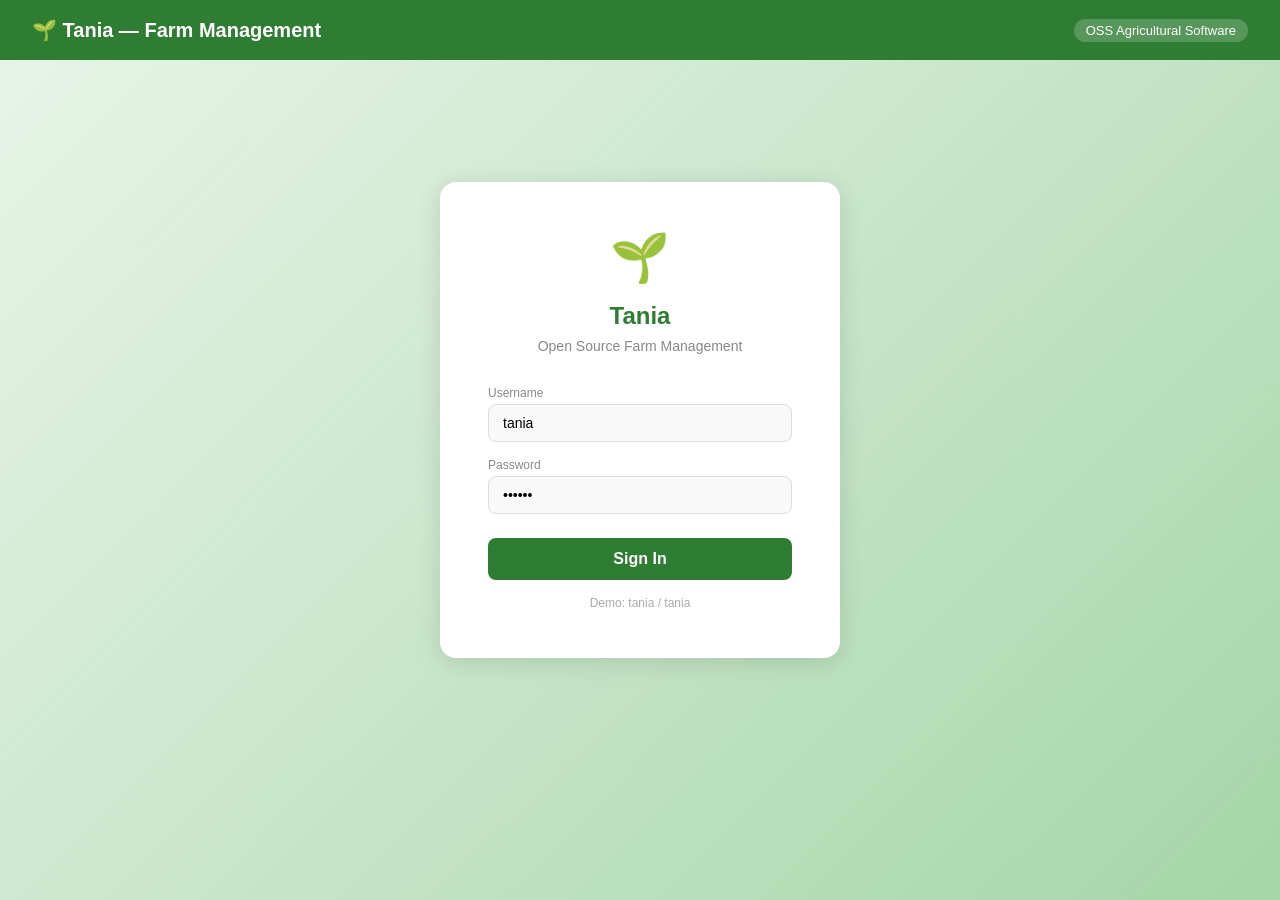
<file: demo/tania/00-login.html>
<!DOCTYPE html>
<html lang="ja"><head>
<meta charset="UTF-8"><title>Tania - Login</title>
<style>
* { box-sizing: border-box; margin: 0; padding: 0; }
body { font-family: -apple-system, BlinkMacSystemFont, 'Segoe UI', sans-serif; background: #f5f7fa; color: #333; }
.header { background: #2e7d32; color: white; padding: 16px 32px; display: flex; justify-content: space-between; align-items: center; height: 60px; }
.header h1 { font-size: 20px; font-weight: 700; }
.farm-badge { background: rgba(255,255,255,0.2); padding: 4px 12px; border-radius: 20px; font-size: 13px; margin-left: 8px; }
.sidebar { position: fixed; left: 0; top: 60px; bottom: 0; width: 220px; background: #1b5e20; padding: 20px 0; overflow-y: auto; }
.sidebar-item { padding: 12px 24px; color: rgba(255,255,255,0.8); font-size: 14px; cursor: pointer; display: flex; align-items: center; gap: 10px; }
.sidebar-item:hover, .sidebar-item.active { background: rgba(255,255,255,0.15); color: white; }
.sidebar-item.active { border-left: 3px solid #a5d6a7; }
.main { margin-left: 220px; padding: 28px 36px; min-height: calc(100vh - 60px); }
.page-title { font-size: 26px; font-weight: 700; color: #1b5e20; }
.page-subtitle { color: #777; font-size: 14px; margin-top: 4px; margin-bottom: 24px; }
.kpi-grid { display: grid; grid-template-columns: repeat(4, 1fr); gap: 16px; margin-bottom: 24px; }
.kpi-card { background: white; border-radius: 12px; padding: 20px 24px; box-shadow: 0 1px 4px rgba(0,0,0,0.1); }
.kpi-icon { font-size: 24px; margin-bottom: 8px; }
.kpi-label { font-size: 12px; color: #888; text-transform: uppercase; letter-spacing: 0.5px; margin-bottom: 8px; }
.kpi-value { font-size: 36px; font-weight: 800; color: #2e7d32; line-height: 1; }
.kpi-sub { font-size: 12px; color: #aaa; margin-top: 6px; }
.card { background: white; border-radius: 12px; padding: 22px; box-shadow: 0 1px 4px rgba(0,0,0,0.1); margin-bottom: 20px; }
.card-title { font-size: 16px; font-weight: 700; color: #1b5e20; border-bottom: 2px solid #e8f5e9; padding-bottom: 10px; margin-bottom: 16px; }
table { width: 100%; border-collapse: collapse; font-size: 13px; }
th { background: #f9fbe7; padding: 10px 14px; text-align: left; font-weight: 600; color: #666; font-size: 11px; text-transform: uppercase; letter-spacing: 0.4px; }
td { padding: 11px 14px; border-bottom: 1px solid #f0f0f0; }
tr:last-child td { border-bottom: none; }
tr:hover td { background: #f9fbe7; }
.badge { display: inline-block; padding: 3px 10px; border-radius: 20px; font-size: 11px; font-weight: 700; }
.badge.active, .badge.ACTIVE { background: #e8f5e9; color: #2e7d32; }
.badge.pending, .badge.PENDING { background: #fff3e0; color: #e65100; }
.badge.URGENT { background: #ffebee; color: #c62828; }
.badge.NORMAL { background: #e3f2fd; color: #1565c0; }
.badge.SEEDING { background: #f3e5f5; color: #6a1b9a; }
.badge.GROWING { background: #e8f5e9; color: #1b5e20; }
.badge.organic { background: #e8f5e9; color: #2e7d32; }
.two-col { display: grid; grid-template-columns: 1fr 1fr; gap: 20px; }
.three-col { display: grid; grid-template-columns: 1fr 1fr 1fr; gap: 16px; }
.info-row { display: flex; gap: 8px; flex-wrap: wrap; margin-bottom: 8px; }
.info-item { background: #f5f5f5; border-radius: 6px; padding: 6px 12px; font-size: 13px; }
.info-label { font-size: 11px; color: #888; }
.info-value { font-size: 14px; font-weight: 600; color: #333; }

body { background: linear-gradient(135deg, #e8f5e9 0%, #c8e6c9 50%, #a5d6a7 100%); min-height: 100vh; }
.header { background: #2e7d32; }
</style>
</head><body>
<div class="header">
  <h1>🌱 Tania — Farm Management</h1>
  <div><span class="farm-badge">OSS Agricultural Software</span></div>
</div>

<div style="display:flex;justify-content:center;align-items:center;min-height:80vh;">
  <div style="background:white;border-radius:16px;padding:48px;box-shadow:0 4px 24px rgba(0,0,0,0.12);width:400px;text-align:center;">
    <div style="font-size:48px;margin-bottom:16px;">🌱</div>
    <h2 style="color:#2e7d32;font-size:24px;margin-bottom:8px;">Tania</h2>
    <p style="color:#888;font-size:14px;margin-bottom:32px;">Open Source Farm Management</p>
    <div style="text-align:left;margin-bottom:16px;">
      <label style="font-size:12px;color:#888;display:block;margin-bottom:4px;">Username</label>
      <input type="text" value="tania" style="width:100%;padding:10px 14px;border:1px solid #ddd;border-radius:8px;font-size:14px;background:#f9f9f9;">
    </div>
    <div style="text-align:left;margin-bottom:24px;">
      <label style="font-size:12px;color:#888;display:block;margin-bottom:4px;">Password</label>
      <input type="password" value="••••••" style="width:100%;padding:10px 14px;border:1px solid #ddd;border-radius:8px;font-size:14px;background:#f9f9f9;">
    </div>
    <button style="width:100%;background:#2e7d32;color:white;border:none;padding:12px;border-radius:8px;font-size:16px;font-weight:600;cursor:pointer;">Sign In</button>
    <p style="margin-top:16px;font-size:12px;color:#aaa;">Demo: tania / tania</p>
  </div>
</div>
</body></html>
</file>
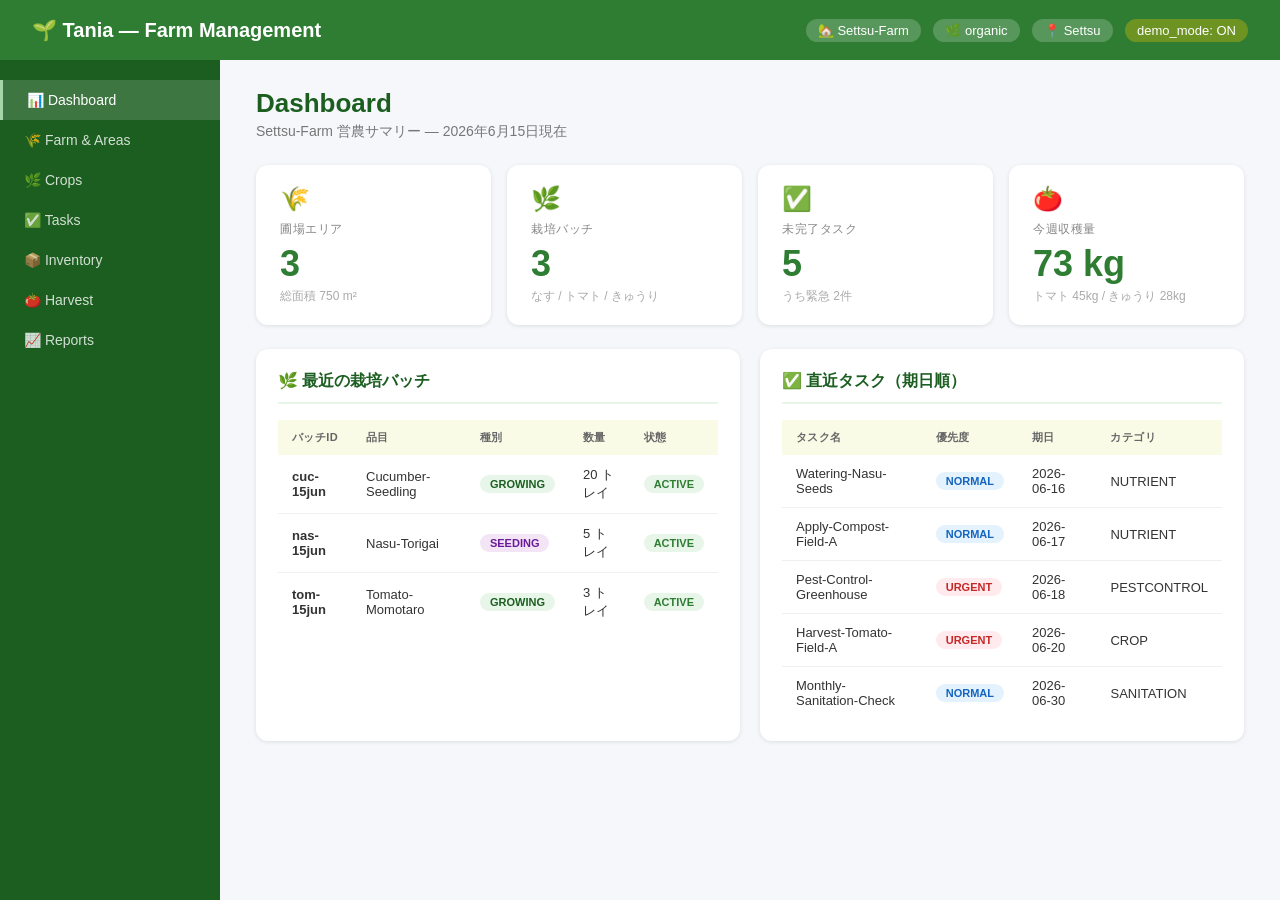
<file: demo/tania/01-dashboard.html>
<!DOCTYPE html>
<html lang="ja"><head>
<meta charset="UTF-8"><title>Tania - Dashboard</title>
<style>
* { box-sizing: border-box; margin: 0; padding: 0; }
body { font-family: -apple-system, BlinkMacSystemFont, 'Segoe UI', sans-serif; background: #f5f7fa; color: #333; }
.header { background: #2e7d32; color: white; padding: 16px 32px; display: flex; justify-content: space-between; align-items: center; height: 60px; }
.header h1 { font-size: 20px; font-weight: 700; }
.farm-badge { background: rgba(255,255,255,0.2); padding: 4px 12px; border-radius: 20px; font-size: 13px; margin-left: 8px; }
.sidebar { position: fixed; left: 0; top: 60px; bottom: 0; width: 220px; background: #1b5e20; padding: 20px 0; overflow-y: auto; }
.sidebar-item { padding: 12px 24px; color: rgba(255,255,255,0.8); font-size: 14px; cursor: pointer; display: flex; align-items: center; gap: 10px; }
.sidebar-item:hover, .sidebar-item.active { background: rgba(255,255,255,0.15); color: white; }
.sidebar-item.active { border-left: 3px solid #a5d6a7; }
.main { margin-left: 220px; padding: 28px 36px; min-height: calc(100vh - 60px); }
.page-title { font-size: 26px; font-weight: 700; color: #1b5e20; }
.page-subtitle { color: #777; font-size: 14px; margin-top: 4px; margin-bottom: 24px; }
.kpi-grid { display: grid; grid-template-columns: repeat(4, 1fr); gap: 16px; margin-bottom: 24px; }
.kpi-card { background: white; border-radius: 12px; padding: 20px 24px; box-shadow: 0 1px 4px rgba(0,0,0,0.1); }
.kpi-icon { font-size: 24px; margin-bottom: 8px; }
.kpi-label { font-size: 12px; color: #888; text-transform: uppercase; letter-spacing: 0.5px; margin-bottom: 8px; }
.kpi-value { font-size: 36px; font-weight: 800; color: #2e7d32; line-height: 1; }
.kpi-sub { font-size: 12px; color: #aaa; margin-top: 6px; }
.card { background: white; border-radius: 12px; padding: 22px; box-shadow: 0 1px 4px rgba(0,0,0,0.1); margin-bottom: 20px; }
.card-title { font-size: 16px; font-weight: 700; color: #1b5e20; border-bottom: 2px solid #e8f5e9; padding-bottom: 10px; margin-bottom: 16px; }
table { width: 100%; border-collapse: collapse; font-size: 13px; }
th { background: #f9fbe7; padding: 10px 14px; text-align: left; font-weight: 600; color: #666; font-size: 11px; text-transform: uppercase; letter-spacing: 0.4px; }
td { padding: 11px 14px; border-bottom: 1px solid #f0f0f0; }
tr:last-child td { border-bottom: none; }
tr:hover td { background: #f9fbe7; }
.badge { display: inline-block; padding: 3px 10px; border-radius: 20px; font-size: 11px; font-weight: 700; }
.badge.active, .badge.ACTIVE { background: #e8f5e9; color: #2e7d32; }
.badge.pending, .badge.PENDING { background: #fff3e0; color: #e65100; }
.badge.URGENT { background: #ffebee; color: #c62828; }
.badge.NORMAL { background: #e3f2fd; color: #1565c0; }
.badge.SEEDING { background: #f3e5f5; color: #6a1b9a; }
.badge.GROWING { background: #e8f5e9; color: #1b5e20; }
.badge.organic { background: #e8f5e9; color: #2e7d32; }
.two-col { display: grid; grid-template-columns: 1fr 1fr; gap: 20px; }
.three-col { display: grid; grid-template-columns: 1fr 1fr 1fr; gap: 16px; }
.info-row { display: flex; gap: 8px; flex-wrap: wrap; margin-bottom: 8px; }
.info-item { background: #f5f5f5; border-radius: 6px; padding: 6px 12px; font-size: 13px; }
.info-label { font-size: 11px; color: #888; }
.info-value { font-size: 14px; font-weight: 600; color: #333; }
</style>
</head><body>
<div class="header">
  <h1>🌱 Tania — Farm Management</h1>
  <div>
    <span class="farm-badge">🏡 Settsu-Farm</span>
    <span class="farm-badge">🌿 organic</span>
    <span class="farm-badge">📍 Settsu</span>
    <span class="farm-badge" style="background:rgba(255,200,0,0.3);">demo_mode: ON</span>
  </div>
</div>

<div class="sidebar">
  <div class="sidebar-item active">📊 Dashboard</div>
  <div class="sidebar-item ">🌾 Farm &amp; Areas</div>
  <div class="sidebar-item ">🌿 Crops</div>
  <div class="sidebar-item ">✅ Tasks</div>
  <div class="sidebar-item ">📦 Inventory</div>
  <div class="sidebar-item ">🍅 Harvest</div>
  <div class="sidebar-item">📈 Reports</div>
</div>

<div class="main">
  <div class="page-title">Dashboard</div>
  <div class="page-subtitle">Settsu-Farm 営農サマリー — 2026年6月15日現在</div>
  
<div class="kpi-grid">
  <div class="kpi-card"><div class="kpi-icon">🌾</div><div class="kpi-label">圃場エリア</div><div class="kpi-value">3</div><div class="kpi-sub">総面積 750 m²</div></div>
  <div class="kpi-card"><div class="kpi-icon">🌿</div><div class="kpi-label">栽培バッチ</div><div class="kpi-value">3</div><div class="kpi-sub">なす / トマト / きゅうり</div></div>
  <div class="kpi-card"><div class="kpi-icon">✅</div><div class="kpi-label">未完了タスク</div><div class="kpi-value">5</div><div class="kpi-sub">うち緊急 2件</div></div>
  <div class="kpi-card"><div class="kpi-icon">🍅</div><div class="kpi-label">今週収穫量</div><div class="kpi-value">73 kg</div><div class="kpi-sub">トマト 45kg / きゅうり 28kg</div></div>
</div>
<div class="two-col">
  <div class="card">
    <div class="card-title">🌿 最近の栽培バッチ</div>
    <table>
      <tr><th>バッチID</th><th>品目</th><th>種別</th><th>数量</th><th>状態</th></tr>
<tr><td><b>cuc-15jun</b></td><td>Cucumber-Seedling</td><td><span class='badge GROWING'>GROWING</span></td><td>20 トレイ</td><td><span class='badge ACTIVE'>ACTIVE</span></td></tr><tr><td><b>nas-15jun</b></td><td>Nasu-Torigai</td><td><span class='badge SEEDING'>SEEDING</span></td><td>5 トレイ</td><td><span class='badge ACTIVE'>ACTIVE</span></td></tr><tr><td><b>tom-15jun</b></td><td>Tomato-Momotaro</td><td><span class='badge GROWING'>GROWING</span></td><td>3 トレイ</td><td><span class='badge ACTIVE'>ACTIVE</span></td></tr>
    </table>
  </div>
  <div class="card">
    <div class="card-title">✅ 直近タスク（期日順）</div>
    <table>
      <tr><th>タスク名</th><th>優先度</th><th>期日</th><th>カテゴリ</th></tr>
<tr><td>Watering-Nasu-Seeds</td><td><span class='badge NORMAL'>NORMAL</span></td><td>2026-06-16</td><td>NUTRIENT</td></tr><tr><td>Apply-Compost-Field-A</td><td><span class='badge NORMAL'>NORMAL</span></td><td>2026-06-17</td><td>NUTRIENT</td></tr><tr><td>Pest-Control-Greenhouse</td><td><span class='badge URGENT'>URGENT</span></td><td>2026-06-18</td><td>PESTCONTROL</td></tr><tr><td>Harvest-Tomato-Field-A</td><td><span class='badge URGENT'>URGENT</span></td><td>2026-06-20</td><td>CROP</td></tr><tr><td>Monthly-Sanitation-Check</td><td><span class='badge NORMAL'>NORMAL</span></td><td>2026-06-30</td><td>SANITATION</td></tr>
    </table>
  </div>
</div>
</div>
</body></html>
</file>
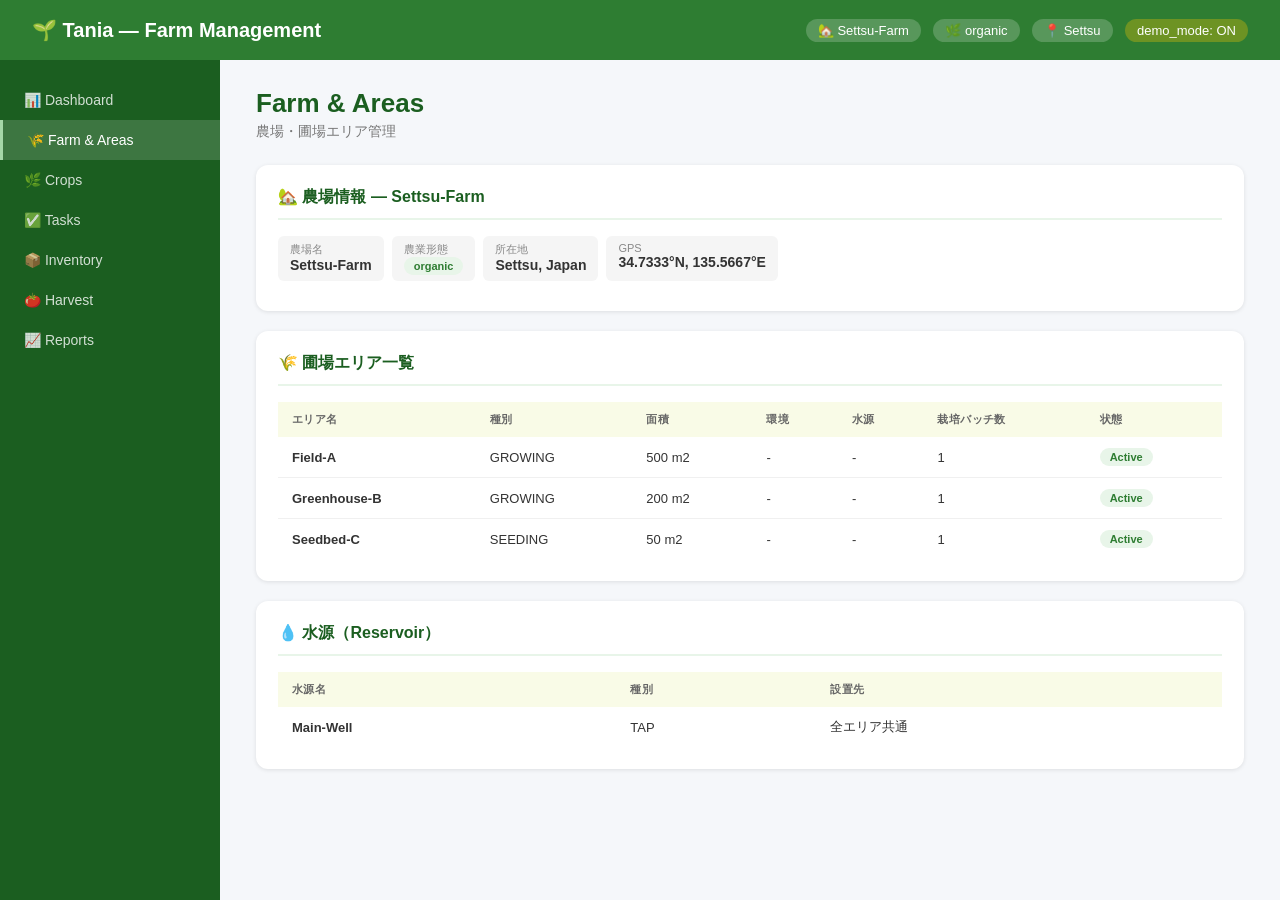
<file: demo/tania/02-farm-areas.html>
<!DOCTYPE html>
<html lang="ja"><head>
<meta charset="UTF-8"><title>Tania - Farm & Areas</title>
<style>
* { box-sizing: border-box; margin: 0; padding: 0; }
body { font-family: -apple-system, BlinkMacSystemFont, 'Segoe UI', sans-serif; background: #f5f7fa; color: #333; }
.header { background: #2e7d32; color: white; padding: 16px 32px; display: flex; justify-content: space-between; align-items: center; height: 60px; }
.header h1 { font-size: 20px; font-weight: 700; }
.farm-badge { background: rgba(255,255,255,0.2); padding: 4px 12px; border-radius: 20px; font-size: 13px; margin-left: 8px; }
.sidebar { position: fixed; left: 0; top: 60px; bottom: 0; width: 220px; background: #1b5e20; padding: 20px 0; overflow-y: auto; }
.sidebar-item { padding: 12px 24px; color: rgba(255,255,255,0.8); font-size: 14px; cursor: pointer; display: flex; align-items: center; gap: 10px; }
.sidebar-item:hover, .sidebar-item.active { background: rgba(255,255,255,0.15); color: white; }
.sidebar-item.active { border-left: 3px solid #a5d6a7; }
.main { margin-left: 220px; padding: 28px 36px; min-height: calc(100vh - 60px); }
.page-title { font-size: 26px; font-weight: 700; color: #1b5e20; }
.page-subtitle { color: #777; font-size: 14px; margin-top: 4px; margin-bottom: 24px; }
.kpi-grid { display: grid; grid-template-columns: repeat(4, 1fr); gap: 16px; margin-bottom: 24px; }
.kpi-card { background: white; border-radius: 12px; padding: 20px 24px; box-shadow: 0 1px 4px rgba(0,0,0,0.1); }
.kpi-icon { font-size: 24px; margin-bottom: 8px; }
.kpi-label { font-size: 12px; color: #888; text-transform: uppercase; letter-spacing: 0.5px; margin-bottom: 8px; }
.kpi-value { font-size: 36px; font-weight: 800; color: #2e7d32; line-height: 1; }
.kpi-sub { font-size: 12px; color: #aaa; margin-top: 6px; }
.card { background: white; border-radius: 12px; padding: 22px; box-shadow: 0 1px 4px rgba(0,0,0,0.1); margin-bottom: 20px; }
.card-title { font-size: 16px; font-weight: 700; color: #1b5e20; border-bottom: 2px solid #e8f5e9; padding-bottom: 10px; margin-bottom: 16px; }
table { width: 100%; border-collapse: collapse; font-size: 13px; }
th { background: #f9fbe7; padding: 10px 14px; text-align: left; font-weight: 600; color: #666; font-size: 11px; text-transform: uppercase; letter-spacing: 0.4px; }
td { padding: 11px 14px; border-bottom: 1px solid #f0f0f0; }
tr:last-child td { border-bottom: none; }
tr:hover td { background: #f9fbe7; }
.badge { display: inline-block; padding: 3px 10px; border-radius: 20px; font-size: 11px; font-weight: 700; }
.badge.active, .badge.ACTIVE { background: #e8f5e9; color: #2e7d32; }
.badge.pending, .badge.PENDING { background: #fff3e0; color: #e65100; }
.badge.URGENT { background: #ffebee; color: #c62828; }
.badge.NORMAL { background: #e3f2fd; color: #1565c0; }
.badge.SEEDING { background: #f3e5f5; color: #6a1b9a; }
.badge.GROWING { background: #e8f5e9; color: #1b5e20; }
.badge.organic { background: #e8f5e9; color: #2e7d32; }
.two-col { display: grid; grid-template-columns: 1fr 1fr; gap: 20px; }
.three-col { display: grid; grid-template-columns: 1fr 1fr 1fr; gap: 16px; }
.info-row { display: flex; gap: 8px; flex-wrap: wrap; margin-bottom: 8px; }
.info-item { background: #f5f5f5; border-radius: 6px; padding: 6px 12px; font-size: 13px; }
.info-label { font-size: 11px; color: #888; }
.info-value { font-size: 14px; font-weight: 600; color: #333; }
</style>
</head><body>
<div class="header">
  <h1>🌱 Tania — Farm Management</h1>
  <div>
    <span class="farm-badge">🏡 Settsu-Farm</span>
    <span class="farm-badge">🌿 organic</span>
    <span class="farm-badge">📍 Settsu</span>
    <span class="farm-badge" style="background:rgba(255,200,0,0.3);">demo_mode: ON</span>
  </div>
</div>

<div class="sidebar">
  <div class="sidebar-item ">📊 Dashboard</div>
  <div class="sidebar-item active">🌾 Farm &amp; Areas</div>
  <div class="sidebar-item ">🌿 Crops</div>
  <div class="sidebar-item ">✅ Tasks</div>
  <div class="sidebar-item ">📦 Inventory</div>
  <div class="sidebar-item ">🍅 Harvest</div>
  <div class="sidebar-item">📈 Reports</div>
</div>

<div class="main">
  <div class="page-title">Farm & Areas</div>
  <div class="page-subtitle">農場・圃場エリア管理</div>
  
<div class="card">
  <div class="card-title">🏡 農場情報 — Settsu-Farm</div>
  <div class="info-row">
    <div class="info-item"><div class="info-label">農場名</div><div class="info-value">Settsu-Farm</div></div>
    <div class="info-item"><div class="info-label">農業形態</div><div class="info-value"><span class="badge organic">organic</span></div></div>
    <div class="info-item"><div class="info-label">所在地</div><div class="info-value">Settsu, Japan</div></div>
    <div class="info-item"><div class="info-label">GPS</div><div class="info-value">34.7333°N, 135.5667°E</div></div>
  </div>
</div>
<div class="card">
  <div class="card-title">🌾 圃場エリア一覧</div>
  <table>
    <tr><th>エリア名</th><th>種別</th><th>面積</th><th>環境</th><th>水源</th><th>栽培バッチ数</th><th>状態</th></tr>
<tr><td><b>Field-A</b></td><td>GROWING</td><td>500 m2</td><td>-</td><td>-</td><td>1</td><td><span class='badge active'>Active</span></td></tr><tr><td><b>Greenhouse-B</b></td><td>GROWING</td><td>200 m2</td><td>-</td><td>-</td><td>1</td><td><span class='badge active'>Active</span></td></tr><tr><td><b>Seedbed-C</b></td><td>SEEDING</td><td>50 m2</td><td>-</td><td>-</td><td>1</td><td><span class='badge active'>Active</span></td></tr>
  </table>
</div>
<div class="card">
  <div class="card-title">💧 水源（Reservoir）</div>
  <table>
    <tr><th>水源名</th><th>種別</th><th>設置先</th></tr>
    <tr><td><b>Main-Well</b></td><td>TAP</td><td>全エリア共通</td></tr>
  </table>
</div>
</div>
</body></html>
</file>
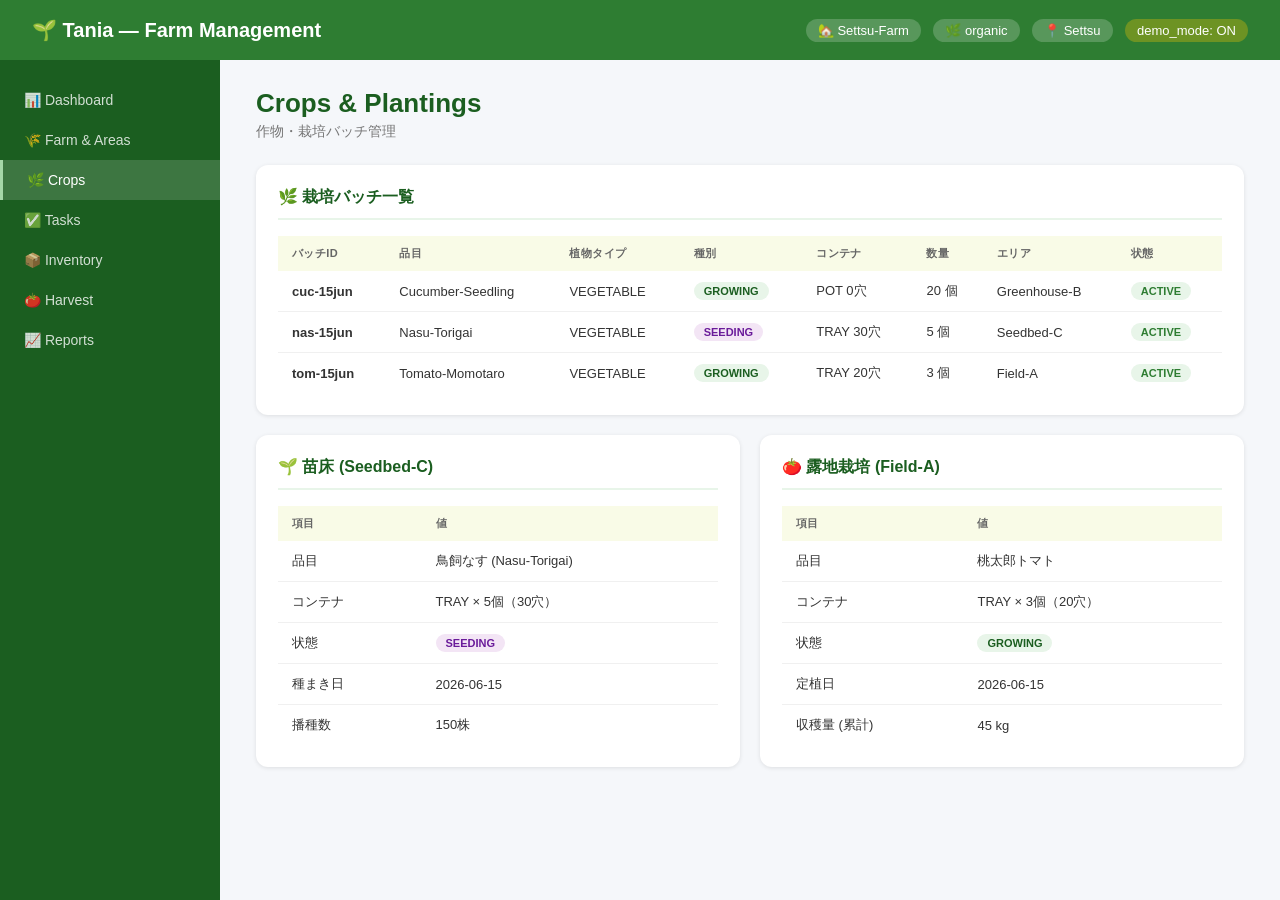
<file: demo/tania/03-crops.html>
<!DOCTYPE html>
<html lang="ja"><head>
<meta charset="UTF-8"><title>Tania - Crops & Plantings</title>
<style>
* { box-sizing: border-box; margin: 0; padding: 0; }
body { font-family: -apple-system, BlinkMacSystemFont, 'Segoe UI', sans-serif; background: #f5f7fa; color: #333; }
.header { background: #2e7d32; color: white; padding: 16px 32px; display: flex; justify-content: space-between; align-items: center; height: 60px; }
.header h1 { font-size: 20px; font-weight: 700; }
.farm-badge { background: rgba(255,255,255,0.2); padding: 4px 12px; border-radius: 20px; font-size: 13px; margin-left: 8px; }
.sidebar { position: fixed; left: 0; top: 60px; bottom: 0; width: 220px; background: #1b5e20; padding: 20px 0; overflow-y: auto; }
.sidebar-item { padding: 12px 24px; color: rgba(255,255,255,0.8); font-size: 14px; cursor: pointer; display: flex; align-items: center; gap: 10px; }
.sidebar-item:hover, .sidebar-item.active { background: rgba(255,255,255,0.15); color: white; }
.sidebar-item.active { border-left: 3px solid #a5d6a7; }
.main { margin-left: 220px; padding: 28px 36px; min-height: calc(100vh - 60px); }
.page-title { font-size: 26px; font-weight: 700; color: #1b5e20; }
.page-subtitle { color: #777; font-size: 14px; margin-top: 4px; margin-bottom: 24px; }
.kpi-grid { display: grid; grid-template-columns: repeat(4, 1fr); gap: 16px; margin-bottom: 24px; }
.kpi-card { background: white; border-radius: 12px; padding: 20px 24px; box-shadow: 0 1px 4px rgba(0,0,0,0.1); }
.kpi-icon { font-size: 24px; margin-bottom: 8px; }
.kpi-label { font-size: 12px; color: #888; text-transform: uppercase; letter-spacing: 0.5px; margin-bottom: 8px; }
.kpi-value { font-size: 36px; font-weight: 800; color: #2e7d32; line-height: 1; }
.kpi-sub { font-size: 12px; color: #aaa; margin-top: 6px; }
.card { background: white; border-radius: 12px; padding: 22px; box-shadow: 0 1px 4px rgba(0,0,0,0.1); margin-bottom: 20px; }
.card-title { font-size: 16px; font-weight: 700; color: #1b5e20; border-bottom: 2px solid #e8f5e9; padding-bottom: 10px; margin-bottom: 16px; }
table { width: 100%; border-collapse: collapse; font-size: 13px; }
th { background: #f9fbe7; padding: 10px 14px; text-align: left; font-weight: 600; color: #666; font-size: 11px; text-transform: uppercase; letter-spacing: 0.4px; }
td { padding: 11px 14px; border-bottom: 1px solid #f0f0f0; }
tr:last-child td { border-bottom: none; }
tr:hover td { background: #f9fbe7; }
.badge { display: inline-block; padding: 3px 10px; border-radius: 20px; font-size: 11px; font-weight: 700; }
.badge.active, .badge.ACTIVE { background: #e8f5e9; color: #2e7d32; }
.badge.pending, .badge.PENDING { background: #fff3e0; color: #e65100; }
.badge.URGENT { background: #ffebee; color: #c62828; }
.badge.NORMAL { background: #e3f2fd; color: #1565c0; }
.badge.SEEDING { background: #f3e5f5; color: #6a1b9a; }
.badge.GROWING { background: #e8f5e9; color: #1b5e20; }
.badge.organic { background: #e8f5e9; color: #2e7d32; }
.two-col { display: grid; grid-template-columns: 1fr 1fr; gap: 20px; }
.three-col { display: grid; grid-template-columns: 1fr 1fr 1fr; gap: 16px; }
.info-row { display: flex; gap: 8px; flex-wrap: wrap; margin-bottom: 8px; }
.info-item { background: #f5f5f5; border-radius: 6px; padding: 6px 12px; font-size: 13px; }
.info-label { font-size: 11px; color: #888; }
.info-value { font-size: 14px; font-weight: 600; color: #333; }
</style>
</head><body>
<div class="header">
  <h1>🌱 Tania — Farm Management</h1>
  <div>
    <span class="farm-badge">🏡 Settsu-Farm</span>
    <span class="farm-badge">🌿 organic</span>
    <span class="farm-badge">📍 Settsu</span>
    <span class="farm-badge" style="background:rgba(255,200,0,0.3);">demo_mode: ON</span>
  </div>
</div>

<div class="sidebar">
  <div class="sidebar-item ">📊 Dashboard</div>
  <div class="sidebar-item ">🌾 Farm &amp; Areas</div>
  <div class="sidebar-item active">🌿 Crops</div>
  <div class="sidebar-item ">✅ Tasks</div>
  <div class="sidebar-item ">📦 Inventory</div>
  <div class="sidebar-item ">🍅 Harvest</div>
  <div class="sidebar-item">📈 Reports</div>
</div>

<div class="main">
  <div class="page-title">Crops & Plantings</div>
  <div class="page-subtitle">作物・栽培バッチ管理</div>
  
<div class="card">
  <div class="card-title">🌿 栽培バッチ一覧</div>
  <table>
    <tr><th>バッチID</th><th>品目</th><th>植物タイプ</th><th>種別</th><th>コンテナ</th><th>数量</th><th>エリア</th><th>状態</th></tr>
<tr><td><b>cuc-15jun</b></td><td>Cucumber-Seedling</td><td>VEGETABLE</td><td><span class='badge GROWING'>GROWING</span></td><td>POT 0穴</td><td>20 個</td><td>Greenhouse-B</td><td><span class='badge ACTIVE'>ACTIVE</span></td></tr><tr><td><b>nas-15jun</b></td><td>Nasu-Torigai</td><td>VEGETABLE</td><td><span class='badge SEEDING'>SEEDING</span></td><td>TRAY 30穴</td><td>5 個</td><td>Seedbed-C</td><td><span class='badge ACTIVE'>ACTIVE</span></td></tr><tr><td><b>tom-15jun</b></td><td>Tomato-Momotaro</td><td>VEGETABLE</td><td><span class='badge GROWING'>GROWING</span></td><td>TRAY 20穴</td><td>3 個</td><td>Field-A</td><td><span class='badge ACTIVE'>ACTIVE</span></td></tr>
  </table>
</div>
<div class="two-col">
  <div class="card">
    <div class="card-title">🌱 苗床 (Seedbed-C)</div>
    <table>
      <tr><th>項目</th><th>値</th></tr>
      <tr><td>品目</td><td>鳥飼なす (Nasu-Torigai)</td></tr>
      <tr><td>コンテナ</td><td>TRAY × 5個（30穴）</td></tr>
      <tr><td>状態</td><td><span class='badge SEEDING'>SEEDING</span></td></tr>
      <tr><td>種まき日</td><td>2026-06-15</td></tr>
      <tr><td>播種数</td><td>150株</td></tr>
    </table>
  </div>
  <div class="card">
    <div class="card-title">🍅 露地栽培 (Field-A)</div>
    <table>
      <tr><th>項目</th><th>値</th></tr>
      <tr><td>品目</td><td>桃太郎トマト</td></tr>
      <tr><td>コンテナ</td><td>TRAY × 3個（20穴）</td></tr>
      <tr><td>状態</td><td><span class='badge GROWING'>GROWING</span></td></tr>
      <tr><td>定植日</td><td>2026-06-15</td></tr>
      <tr><td>収穫量 (累計)</td><td>45 kg</td></tr>
    </table>
  </div>
</div>
</div>
</body></html>
</file>
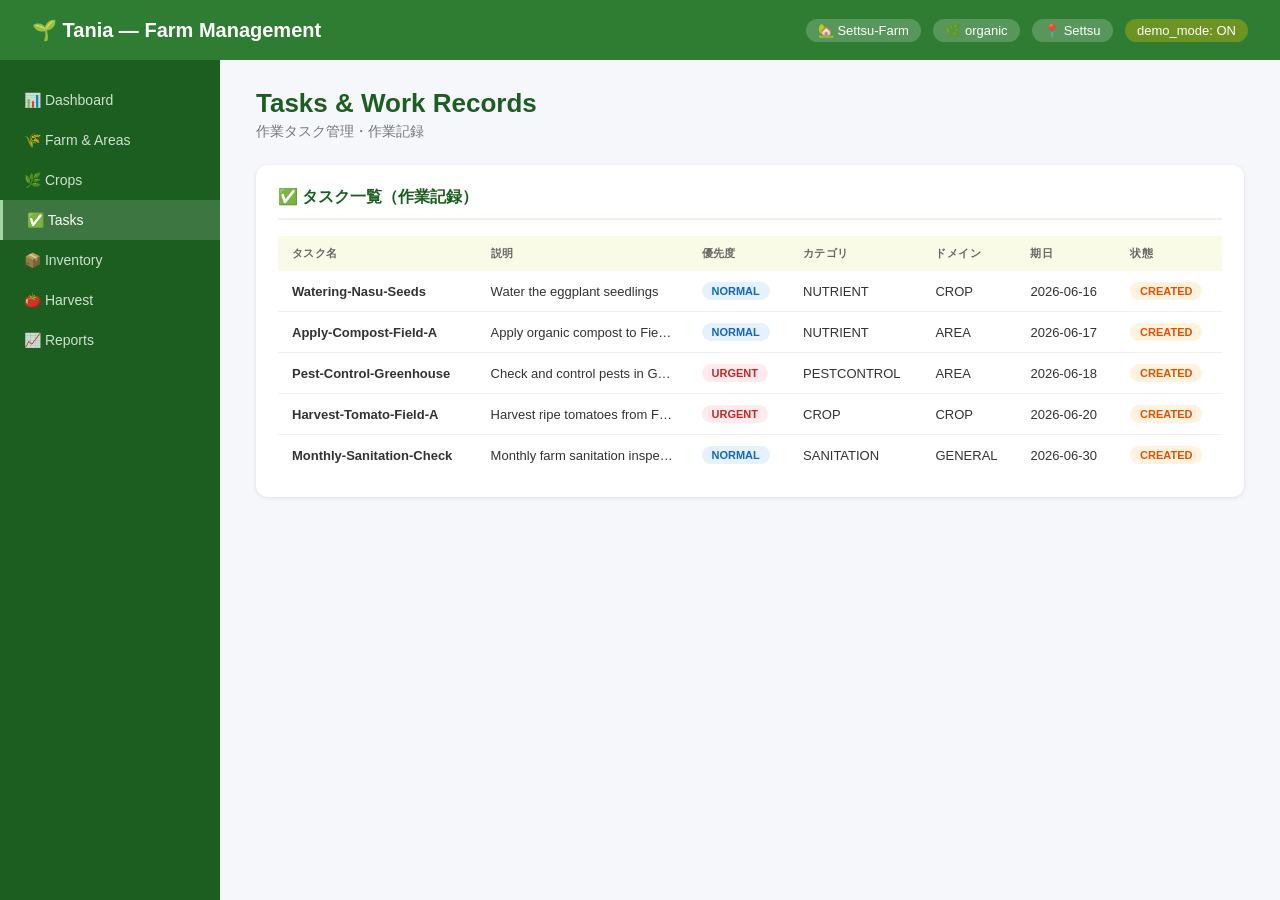
<file: demo/tania/04-tasks.html>
<!DOCTYPE html>
<html lang="ja"><head>
<meta charset="UTF-8"><title>Tania - Tasks & Work Records</title>
<style>
* { box-sizing: border-box; margin: 0; padding: 0; }
body { font-family: -apple-system, BlinkMacSystemFont, 'Segoe UI', sans-serif; background: #f5f7fa; color: #333; }
.header { background: #2e7d32; color: white; padding: 16px 32px; display: flex; justify-content: space-between; align-items: center; height: 60px; }
.header h1 { font-size: 20px; font-weight: 700; }
.farm-badge { background: rgba(255,255,255,0.2); padding: 4px 12px; border-radius: 20px; font-size: 13px; margin-left: 8px; }
.sidebar { position: fixed; left: 0; top: 60px; bottom: 0; width: 220px; background: #1b5e20; padding: 20px 0; overflow-y: auto; }
.sidebar-item { padding: 12px 24px; color: rgba(255,255,255,0.8); font-size: 14px; cursor: pointer; display: flex; align-items: center; gap: 10px; }
.sidebar-item:hover, .sidebar-item.active { background: rgba(255,255,255,0.15); color: white; }
.sidebar-item.active { border-left: 3px solid #a5d6a7; }
.main { margin-left: 220px; padding: 28px 36px; min-height: calc(100vh - 60px); }
.page-title { font-size: 26px; font-weight: 700; color: #1b5e20; }
.page-subtitle { color: #777; font-size: 14px; margin-top: 4px; margin-bottom: 24px; }
.kpi-grid { display: grid; grid-template-columns: repeat(4, 1fr); gap: 16px; margin-bottom: 24px; }
.kpi-card { background: white; border-radius: 12px; padding: 20px 24px; box-shadow: 0 1px 4px rgba(0,0,0,0.1); }
.kpi-icon { font-size: 24px; margin-bottom: 8px; }
.kpi-label { font-size: 12px; color: #888; text-transform: uppercase; letter-spacing: 0.5px; margin-bottom: 8px; }
.kpi-value { font-size: 36px; font-weight: 800; color: #2e7d32; line-height: 1; }
.kpi-sub { font-size: 12px; color: #aaa; margin-top: 6px; }
.card { background: white; border-radius: 12px; padding: 22px; box-shadow: 0 1px 4px rgba(0,0,0,0.1); margin-bottom: 20px; }
.card-title { font-size: 16px; font-weight: 700; color: #1b5e20; border-bottom: 2px solid #e8f5e9; padding-bottom: 10px; margin-bottom: 16px; }
table { width: 100%; border-collapse: collapse; font-size: 13px; }
th { background: #f9fbe7; padding: 10px 14px; text-align: left; font-weight: 600; color: #666; font-size: 11px; text-transform: uppercase; letter-spacing: 0.4px; }
td { padding: 11px 14px; border-bottom: 1px solid #f0f0f0; }
tr:last-child td { border-bottom: none; }
tr:hover td { background: #f9fbe7; }
.badge { display: inline-block; padding: 3px 10px; border-radius: 20px; font-size: 11px; font-weight: 700; }
.badge.active, .badge.ACTIVE { background: #e8f5e9; color: #2e7d32; }
.badge.pending, .badge.PENDING { background: #fff3e0; color: #e65100; }
.badge.URGENT { background: #ffebee; color: #c62828; }
.badge.NORMAL { background: #e3f2fd; color: #1565c0; }
.badge.SEEDING { background: #f3e5f5; color: #6a1b9a; }
.badge.GROWING { background: #e8f5e9; color: #1b5e20; }
.badge.organic { background: #e8f5e9; color: #2e7d32; }
.two-col { display: grid; grid-template-columns: 1fr 1fr; gap: 20px; }
.three-col { display: grid; grid-template-columns: 1fr 1fr 1fr; gap: 16px; }
.info-row { display: flex; gap: 8px; flex-wrap: wrap; margin-bottom: 8px; }
.info-item { background: #f5f5f5; border-radius: 6px; padding: 6px 12px; font-size: 13px; }
.info-label { font-size: 11px; color: #888; }
.info-value { font-size: 14px; font-weight: 600; color: #333; }
</style>
</head><body>
<div class="header">
  <h1>🌱 Tania — Farm Management</h1>
  <div>
    <span class="farm-badge">🏡 Settsu-Farm</span>
    <span class="farm-badge">🌿 organic</span>
    <span class="farm-badge">📍 Settsu</span>
    <span class="farm-badge" style="background:rgba(255,200,0,0.3);">demo_mode: ON</span>
  </div>
</div>

<div class="sidebar">
  <div class="sidebar-item ">📊 Dashboard</div>
  <div class="sidebar-item ">🌾 Farm &amp; Areas</div>
  <div class="sidebar-item ">🌿 Crops</div>
  <div class="sidebar-item active">✅ Tasks</div>
  <div class="sidebar-item ">📦 Inventory</div>
  <div class="sidebar-item ">🍅 Harvest</div>
  <div class="sidebar-item">📈 Reports</div>
</div>

<div class="main">
  <div class="page-title">Tasks & Work Records</div>
  <div class="page-subtitle">作業タスク管理・作業記録</div>
  
<div class="card">
  <div class="card-title">✅ タスク一覧（作業記録）</div>
  <table>
    <tr><th>タスク名</th><th>説明</th><th>優先度</th><th>カテゴリ</th><th>ドメイン</th><th>期日</th><th>状態</th></tr>
<tr><td><b>Watering-Nasu-Seeds</b></td><td style='max-width:200px;overflow:hidden;white-space:nowrap;text-overflow:ellipsis;'>Water the eggplant seedlings</td><td><span class='badge NORMAL'>NORMAL</span></td><td>NUTRIENT</td><td>CROP</td><td>2026-06-16</td><td><span class='badge pending'>CREATED</span></td></tr><tr><td><b>Apply-Compost-Field-A</b></td><td style='max-width:200px;overflow:hidden;white-space:nowrap;text-overflow:ellipsis;'>Apply organic compost to Field-A</td><td><span class='badge NORMAL'>NORMAL</span></td><td>NUTRIENT</td><td>AREA</td><td>2026-06-17</td><td><span class='badge pending'>CREATED</span></td></tr><tr><td><b>Pest-Control-Greenhouse</b></td><td style='max-width:200px;overflow:hidden;white-space:nowrap;text-overflow:ellipsis;'>Check and control pests in Greenhouse-B</td><td><span class='badge URGENT'>URGENT</span></td><td>PESTCONTROL</td><td>AREA</td><td>2026-06-18</td><td><span class='badge pending'>CREATED</span></td></tr><tr><td><b>Harvest-Tomato-Field-A</b></td><td style='max-width:200px;overflow:hidden;white-space:nowrap;text-overflow:ellipsis;'>Harvest ripe tomatoes from Field-A</td><td><span class='badge URGENT'>URGENT</span></td><td>CROP</td><td>CROP</td><td>2026-06-20</td><td><span class='badge pending'>CREATED</span></td></tr><tr><td><b>Monthly-Sanitation-Check</b></td><td style='max-width:200px;overflow:hidden;white-space:nowrap;text-overflow:ellipsis;'>Monthly farm sanitation inspection</td><td><span class='badge NORMAL'>NORMAL</span></td><td>SANITATION</td><td>GENERAL</td><td>2026-06-30</td><td><span class='badge pending'>CREATED</span></td></tr>
  </table>
</div>
</div>
</body></html>
</file>
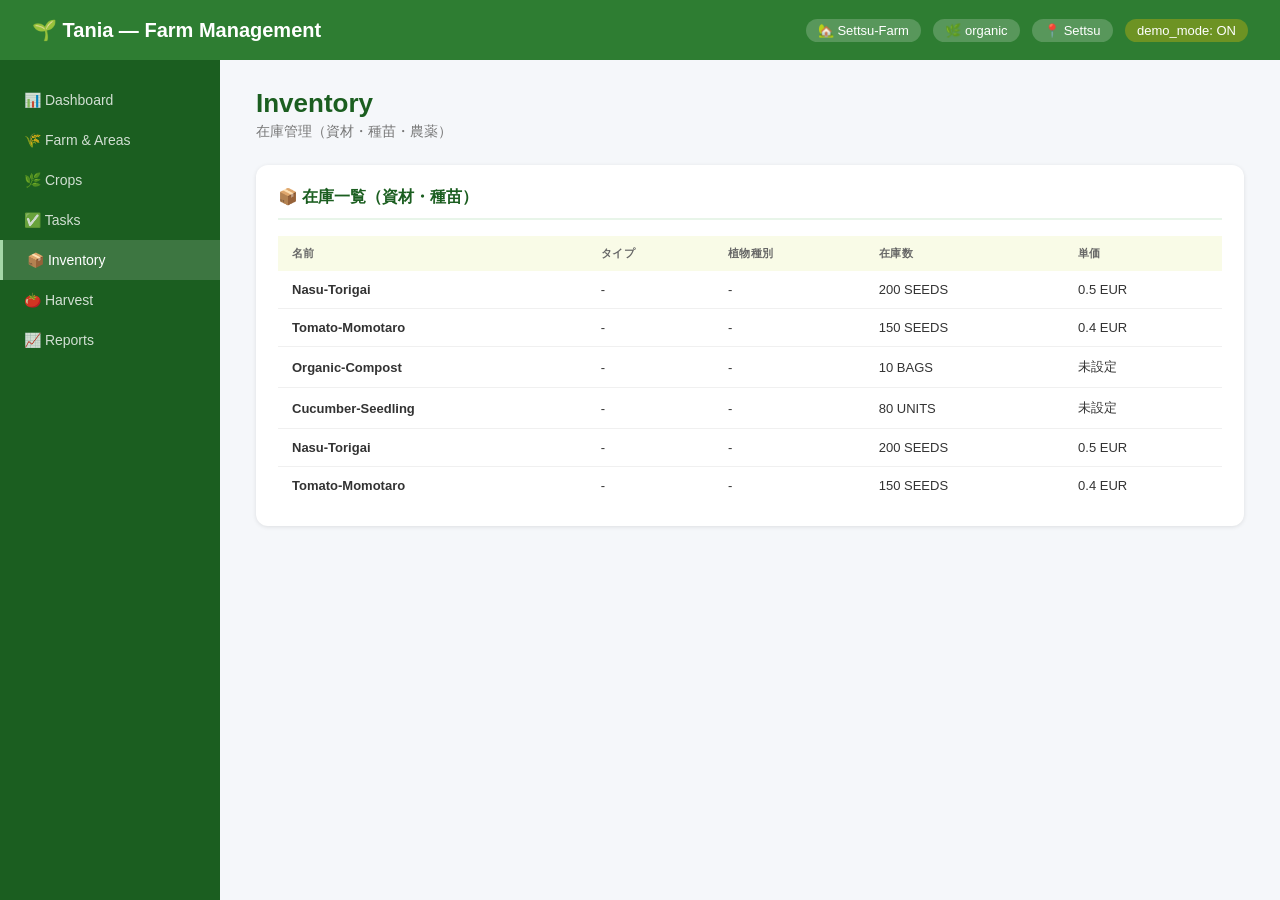
<file: demo/tania/05-inventory.html>
<!DOCTYPE html>
<html lang="ja"><head>
<meta charset="UTF-8"><title>Tania - Inventory</title>
<style>
* { box-sizing: border-box; margin: 0; padding: 0; }
body { font-family: -apple-system, BlinkMacSystemFont, 'Segoe UI', sans-serif; background: #f5f7fa; color: #333; }
.header { background: #2e7d32; color: white; padding: 16px 32px; display: flex; justify-content: space-between; align-items: center; height: 60px; }
.header h1 { font-size: 20px; font-weight: 700; }
.farm-badge { background: rgba(255,255,255,0.2); padding: 4px 12px; border-radius: 20px; font-size: 13px; margin-left: 8px; }
.sidebar { position: fixed; left: 0; top: 60px; bottom: 0; width: 220px; background: #1b5e20; padding: 20px 0; overflow-y: auto; }
.sidebar-item { padding: 12px 24px; color: rgba(255,255,255,0.8); font-size: 14px; cursor: pointer; display: flex; align-items: center; gap: 10px; }
.sidebar-item:hover, .sidebar-item.active { background: rgba(255,255,255,0.15); color: white; }
.sidebar-item.active { border-left: 3px solid #a5d6a7; }
.main { margin-left: 220px; padding: 28px 36px; min-height: calc(100vh - 60px); }
.page-title { font-size: 26px; font-weight: 700; color: #1b5e20; }
.page-subtitle { color: #777; font-size: 14px; margin-top: 4px; margin-bottom: 24px; }
.kpi-grid { display: grid; grid-template-columns: repeat(4, 1fr); gap: 16px; margin-bottom: 24px; }
.kpi-card { background: white; border-radius: 12px; padding: 20px 24px; box-shadow: 0 1px 4px rgba(0,0,0,0.1); }
.kpi-icon { font-size: 24px; margin-bottom: 8px; }
.kpi-label { font-size: 12px; color: #888; text-transform: uppercase; letter-spacing: 0.5px; margin-bottom: 8px; }
.kpi-value { font-size: 36px; font-weight: 800; color: #2e7d32; line-height: 1; }
.kpi-sub { font-size: 12px; color: #aaa; margin-top: 6px; }
.card { background: white; border-radius: 12px; padding: 22px; box-shadow: 0 1px 4px rgba(0,0,0,0.1); margin-bottom: 20px; }
.card-title { font-size: 16px; font-weight: 700; color: #1b5e20; border-bottom: 2px solid #e8f5e9; padding-bottom: 10px; margin-bottom: 16px; }
table { width: 100%; border-collapse: collapse; font-size: 13px; }
th { background: #f9fbe7; padding: 10px 14px; text-align: left; font-weight: 600; color: #666; font-size: 11px; text-transform: uppercase; letter-spacing: 0.4px; }
td { padding: 11px 14px; border-bottom: 1px solid #f0f0f0; }
tr:last-child td { border-bottom: none; }
tr:hover td { background: #f9fbe7; }
.badge { display: inline-block; padding: 3px 10px; border-radius: 20px; font-size: 11px; font-weight: 700; }
.badge.active, .badge.ACTIVE { background: #e8f5e9; color: #2e7d32; }
.badge.pending, .badge.PENDING { background: #fff3e0; color: #e65100; }
.badge.URGENT { background: #ffebee; color: #c62828; }
.badge.NORMAL { background: #e3f2fd; color: #1565c0; }
.badge.SEEDING { background: #f3e5f5; color: #6a1b9a; }
.badge.GROWING { background: #e8f5e9; color: #1b5e20; }
.badge.organic { background: #e8f5e9; color: #2e7d32; }
.two-col { display: grid; grid-template-columns: 1fr 1fr; gap: 20px; }
.three-col { display: grid; grid-template-columns: 1fr 1fr 1fr; gap: 16px; }
.info-row { display: flex; gap: 8px; flex-wrap: wrap; margin-bottom: 8px; }
.info-item { background: #f5f5f5; border-radius: 6px; padding: 6px 12px; font-size: 13px; }
.info-label { font-size: 11px; color: #888; }
.info-value { font-size: 14px; font-weight: 600; color: #333; }
</style>
</head><body>
<div class="header">
  <h1>🌱 Tania — Farm Management</h1>
  <div>
    <span class="farm-badge">🏡 Settsu-Farm</span>
    <span class="farm-badge">🌿 organic</span>
    <span class="farm-badge">📍 Settsu</span>
    <span class="farm-badge" style="background:rgba(255,200,0,0.3);">demo_mode: ON</span>
  </div>
</div>

<div class="sidebar">
  <div class="sidebar-item ">📊 Dashboard</div>
  <div class="sidebar-item ">🌾 Farm &amp; Areas</div>
  <div class="sidebar-item ">🌿 Crops</div>
  <div class="sidebar-item ">✅ Tasks</div>
  <div class="sidebar-item active">📦 Inventory</div>
  <div class="sidebar-item ">🍅 Harvest</div>
  <div class="sidebar-item">📈 Reports</div>
</div>

<div class="main">
  <div class="page-title">Inventory</div>
  <div class="page-subtitle">在庫管理（資材・種苗・農薬）</div>
  
<div class="card">
  <div class="card-title">📦 在庫一覧（資材・種苗）</div>
  <table>
    <tr><th>名前</th><th>タイプ</th><th>植物種別</th><th>在庫数</th><th>単価</th></tr>
<tr><td><b>Nasu-Torigai</b></td><td>-</td><td>-</td><td>200 SEEDS</td><td>0.5 EUR</td></tr><tr><td><b>Tomato-Momotaro</b></td><td>-</td><td>-</td><td>150 SEEDS</td><td>0.4 EUR</td></tr><tr><td><b>Organic-Compost</b></td><td>-</td><td>-</td><td>10 BAGS</td><td>未設定</td></tr><tr><td><b>Cucumber-Seedling</b></td><td>-</td><td>-</td><td>80 UNITS</td><td>未設定</td></tr><tr><td><b>Nasu-Torigai</b></td><td>-</td><td>-</td><td>200 SEEDS</td><td>0.5 EUR</td></tr><tr><td><b>Tomato-Momotaro</b></td><td>-</td><td>-</td><td>150 SEEDS</td><td>0.4 EUR</td></tr>
  </table>
</div>
</div>
</body></html>
</file>
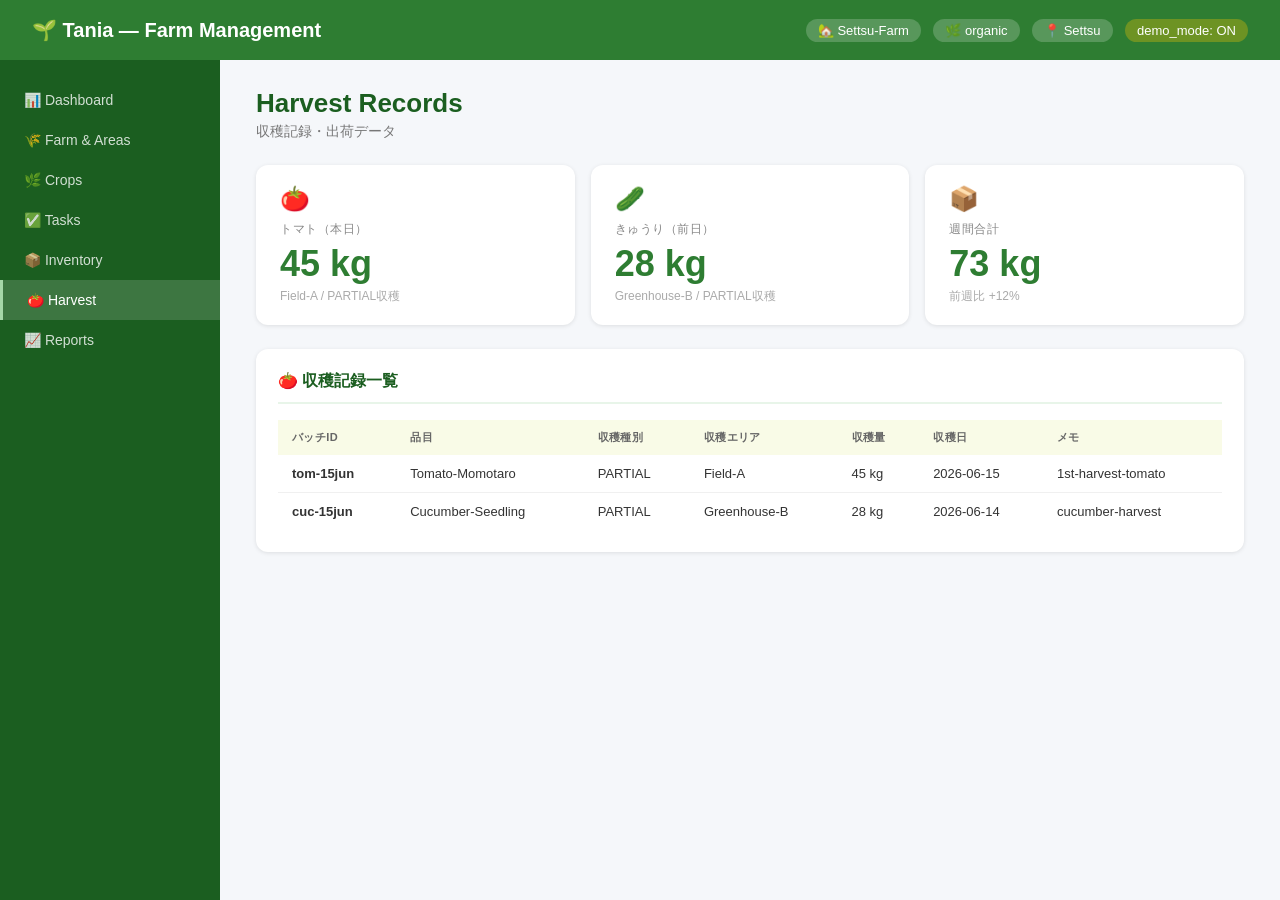
<file: demo/tania/06-harvest.html>
<!DOCTYPE html>
<html lang="ja"><head>
<meta charset="UTF-8"><title>Tania - Harvest Records</title>
<style>
* { box-sizing: border-box; margin: 0; padding: 0; }
body { font-family: -apple-system, BlinkMacSystemFont, 'Segoe UI', sans-serif; background: #f5f7fa; color: #333; }
.header { background: #2e7d32; color: white; padding: 16px 32px; display: flex; justify-content: space-between; align-items: center; height: 60px; }
.header h1 { font-size: 20px; font-weight: 700; }
.farm-badge { background: rgba(255,255,255,0.2); padding: 4px 12px; border-radius: 20px; font-size: 13px; margin-left: 8px; }
.sidebar { position: fixed; left: 0; top: 60px; bottom: 0; width: 220px; background: #1b5e20; padding: 20px 0; overflow-y: auto; }
.sidebar-item { padding: 12px 24px; color: rgba(255,255,255,0.8); font-size: 14px; cursor: pointer; display: flex; align-items: center; gap: 10px; }
.sidebar-item:hover, .sidebar-item.active { background: rgba(255,255,255,0.15); color: white; }
.sidebar-item.active { border-left: 3px solid #a5d6a7; }
.main { margin-left: 220px; padding: 28px 36px; min-height: calc(100vh - 60px); }
.page-title { font-size: 26px; font-weight: 700; color: #1b5e20; }
.page-subtitle { color: #777; font-size: 14px; margin-top: 4px; margin-bottom: 24px; }
.kpi-grid { display: grid; grid-template-columns: repeat(4, 1fr); gap: 16px; margin-bottom: 24px; }
.kpi-card { background: white; border-radius: 12px; padding: 20px 24px; box-shadow: 0 1px 4px rgba(0,0,0,0.1); }
.kpi-icon { font-size: 24px; margin-bottom: 8px; }
.kpi-label { font-size: 12px; color: #888; text-transform: uppercase; letter-spacing: 0.5px; margin-bottom: 8px; }
.kpi-value { font-size: 36px; font-weight: 800; color: #2e7d32; line-height: 1; }
.kpi-sub { font-size: 12px; color: #aaa; margin-top: 6px; }
.card { background: white; border-radius: 12px; padding: 22px; box-shadow: 0 1px 4px rgba(0,0,0,0.1); margin-bottom: 20px; }
.card-title { font-size: 16px; font-weight: 700; color: #1b5e20; border-bottom: 2px solid #e8f5e9; padding-bottom: 10px; margin-bottom: 16px; }
table { width: 100%; border-collapse: collapse; font-size: 13px; }
th { background: #f9fbe7; padding: 10px 14px; text-align: left; font-weight: 600; color: #666; font-size: 11px; text-transform: uppercase; letter-spacing: 0.4px; }
td { padding: 11px 14px; border-bottom: 1px solid #f0f0f0; }
tr:last-child td { border-bottom: none; }
tr:hover td { background: #f9fbe7; }
.badge { display: inline-block; padding: 3px 10px; border-radius: 20px; font-size: 11px; font-weight: 700; }
.badge.active, .badge.ACTIVE { background: #e8f5e9; color: #2e7d32; }
.badge.pending, .badge.PENDING { background: #fff3e0; color: #e65100; }
.badge.URGENT { background: #ffebee; color: #c62828; }
.badge.NORMAL { background: #e3f2fd; color: #1565c0; }
.badge.SEEDING { background: #f3e5f5; color: #6a1b9a; }
.badge.GROWING { background: #e8f5e9; color: #1b5e20; }
.badge.organic { background: #e8f5e9; color: #2e7d32; }
.two-col { display: grid; grid-template-columns: 1fr 1fr; gap: 20px; }
.three-col { display: grid; grid-template-columns: 1fr 1fr 1fr; gap: 16px; }
.info-row { display: flex; gap: 8px; flex-wrap: wrap; margin-bottom: 8px; }
.info-item { background: #f5f5f5; border-radius: 6px; padding: 6px 12px; font-size: 13px; }
.info-label { font-size: 11px; color: #888; }
.info-value { font-size: 14px; font-weight: 600; color: #333; }
</style>
</head><body>
<div class="header">
  <h1>🌱 Tania — Farm Management</h1>
  <div>
    <span class="farm-badge">🏡 Settsu-Farm</span>
    <span class="farm-badge">🌿 organic</span>
    <span class="farm-badge">📍 Settsu</span>
    <span class="farm-badge" style="background:rgba(255,200,0,0.3);">demo_mode: ON</span>
  </div>
</div>

<div class="sidebar">
  <div class="sidebar-item ">📊 Dashboard</div>
  <div class="sidebar-item ">🌾 Farm &amp; Areas</div>
  <div class="sidebar-item ">🌿 Crops</div>
  <div class="sidebar-item ">✅ Tasks</div>
  <div class="sidebar-item ">📦 Inventory</div>
  <div class="sidebar-item active">🍅 Harvest</div>
  <div class="sidebar-item">📈 Reports</div>
</div>

<div class="main">
  <div class="page-title">Harvest Records</div>
  <div class="page-subtitle">収穫記録・出荷データ</div>
  
<div class="kpi-grid" style="grid-template-columns:repeat(3,1fr)">
  <div class="kpi-card"><div class="kpi-icon">🍅</div><div class="kpi-label">トマト（本日）</div><div class="kpi-value">45 kg</div><div class="kpi-sub">Field-A / PARTIAL収穫</div></div>
  <div class="kpi-card"><div class="kpi-icon">🥒</div><div class="kpi-label">きゅうり（前日）</div><div class="kpi-value">28 kg</div><div class="kpi-sub">Greenhouse-B / PARTIAL収穫</div></div>
  <div class="kpi-card"><div class="kpi-icon">📦</div><div class="kpi-label">週間合計</div><div class="kpi-value">73 kg</div><div class="kpi-sub">前週比 +12%</div></div>
</div>
<div class="card">
  <div class="card-title">🍅 収穫記録一覧</div>
  <table>
    <tr><th>バッチID</th><th>品目</th><th>収穫種別</th><th>収穫エリア</th><th>収穫量</th><th>収穫日</th><th>メモ</th></tr>
    <tr><td><b>tom-15jun</b></td><td>Tomato-Momotaro</td><td>PARTIAL</td><td>Field-A</td><td>45 kg</td><td>2026-06-15</td><td>1st-harvest-tomato</td></tr>
    <tr><td><b>cuc-15jun</b></td><td>Cucumber-Seedling</td><td>PARTIAL</td><td>Greenhouse-B</td><td>28 kg</td><td>2026-06-14</td><td>cucumber-harvest</td></tr>
  </table>
</div>
</div>
</body></html>
</file>
<file: demo/btype/assets/index-Brq9J1wM.css>
*,:before,:after{--tw-border-spacing-x: 0;--tw-border-spacing-y: 0;--tw-translate-x: 0;--tw-translate-y: 0;--tw-rotate: 0;--tw-skew-x: 0;--tw-skew-y: 0;--tw-scale-x: 1;--tw-scale-y: 1;--tw-pan-x: ;--tw-pan-y: ;--tw-pinch-zoom: ;--tw-scroll-snap-strictness: proximity;--tw-gradient-from-position: ;--tw-gradient-via-position: ;--tw-gradient-to-position: ;--tw-ordinal: ;--tw-slashed-zero: ;--tw-numeric-figure: ;--tw-numeric-spacing: ;--tw-numeric-fraction: ;--tw-ring-inset: ;--tw-ring-offset-width: 0px;--tw-ring-offset-color: #fff;--tw-ring-color: rgb(59 130 246 / .5);--tw-ring-offset-shadow: 0 0 #0000;--tw-ring-shadow: 0 0 #0000;--tw-shadow: 0 0 #0000;--tw-shadow-colored: 0 0 #0000;--tw-blur: ;--tw-brightness: ;--tw-contrast: ;--tw-grayscale: ;--tw-hue-rotate: ;--tw-invert: ;--tw-saturate: ;--tw-sepia: ;--tw-drop-shadow: ;--tw-backdrop-blur: ;--tw-backdrop-brightness: ;--tw-backdrop-contrast: ;--tw-backdrop-grayscale: ;--tw-backdrop-hue-rotate: ;--tw-backdrop-invert: ;--tw-backdrop-opacity: ;--tw-backdrop-saturate: ;--tw-backdrop-sepia: ;--tw-contain-size: ;--tw-contain-layout: ;--tw-contain-paint: ;--tw-contain-style: }::backdrop{--tw-border-spacing-x: 0;--tw-border-spacing-y: 0;--tw-translate-x: 0;--tw-translate-y: 0;--tw-rotate: 0;--tw-skew-x: 0;--tw-skew-y: 0;--tw-scale-x: 1;--tw-scale-y: 1;--tw-pan-x: ;--tw-pan-y: ;--tw-pinch-zoom: ;--tw-scroll-snap-strictness: proximity;--tw-gradient-from-position: ;--tw-gradient-via-position: ;--tw-gradient-to-position: ;--tw-ordinal: ;--tw-slashed-zero: ;--tw-numeric-figure: ;--tw-numeric-spacing: ;--tw-numeric-fraction: ;--tw-ring-inset: ;--tw-ring-offset-width: 0px;--tw-ring-offset-color: #fff;--tw-ring-color: rgb(59 130 246 / .5);--tw-ring-offset-shadow: 0 0 #0000;--tw-ring-shadow: 0 0 #0000;--tw-shadow: 0 0 #0000;--tw-shadow-colored: 0 0 #0000;--tw-blur: ;--tw-brightness: ;--tw-contrast: ;--tw-grayscale: ;--tw-hue-rotate: ;--tw-invert: ;--tw-saturate: ;--tw-sepia: ;--tw-drop-shadow: ;--tw-backdrop-blur: ;--tw-backdrop-brightness: ;--tw-backdrop-contrast: ;--tw-backdrop-grayscale: ;--tw-backdrop-hue-rotate: ;--tw-backdrop-invert: ;--tw-backdrop-opacity: ;--tw-backdrop-saturate: ;--tw-backdrop-sepia: ;--tw-contain-size: ;--tw-contain-layout: ;--tw-contain-paint: ;--tw-contain-style: }*,:before,:after{box-sizing:border-box;border-width:0;border-style:solid;border-color:#e5e7eb}:before,:after{--tw-content: ""}html,:host{line-height:1.5;-webkit-text-size-adjust:100%;-moz-tab-size:4;-o-tab-size:4;tab-size:4;font-family:-apple-system,Segoe UI,Helvetica Neue,Hiragino Kaku Gothic ProN,Noto Sans JP,Meiryo,sans-serif;font-feature-settings:normal;font-variation-settings:normal;-webkit-tap-highlight-color:transparent}body{margin:0;line-height:inherit}hr{height:0;color:inherit;border-top-width:1px}abbr:where([title]){-webkit-text-decoration:underline dotted;text-decoration:underline dotted}h1,h2,h3,h4,h5,h6{font-size:inherit;font-weight:inherit}a{color:inherit;text-decoration:inherit}b,strong{font-weight:bolder}code,kbd,samp,pre{font-family:ui-monospace,SFMono-Regular,Menlo,Monaco,Consolas,Liberation Mono,Courier New,monospace;font-feature-settings:normal;font-variation-settings:normal;font-size:1em}small{font-size:80%}sub,sup{font-size:75%;line-height:0;position:relative;vertical-align:baseline}sub{bottom:-.25em}sup{top:-.5em}table{text-indent:0;border-color:inherit;border-collapse:collapse}button,input,optgroup,select,textarea{font-family:inherit;font-feature-settings:inherit;font-variation-settings:inherit;font-size:100%;font-weight:inherit;line-height:inherit;letter-spacing:inherit;color:inherit;margin:0;padding:0}button,select{text-transform:none}button,input:where([type=button]),input:where([type=reset]),input:where([type=submit]){-webkit-appearance:button;background-color:transparent;background-image:none}:-moz-focusring{outline:auto}:-moz-ui-invalid{box-shadow:none}progress{vertical-align:baseline}::-webkit-inner-spin-button,::-webkit-outer-spin-button{height:auto}[type=search]{-webkit-appearance:textfield;outline-offset:-2px}::-webkit-search-decoration{-webkit-appearance:none}::-webkit-file-upload-button{-webkit-appearance:button;font:inherit}summary{display:list-item}blockquote,dl,dd,h1,h2,h3,h4,h5,h6,hr,figure,p,pre{margin:0}fieldset{margin:0;padding:0}legend{padding:0}ol,ul,menu{list-style:none;margin:0;padding:0}dialog{padding:0}textarea{resize:vertical}input::-moz-placeholder,textarea::-moz-placeholder{opacity:1;color:#9ca3af}input::placeholder,textarea::placeholder{opacity:1;color:#9ca3af}button,[role=button]{cursor:pointer}:disabled{cursor:default}img,svg,video,canvas,audio,iframe,embed,object{display:block;vertical-align:middle}img,video{max-width:100%;height:auto}[hidden]:where(:not([hidden=until-found])){display:none}html,body,#root{height:100%}body{--tw-bg-opacity: 1;background-color:rgb(243 243 243 / var(--tw-bg-opacity, 1));font-family:-apple-system,Segoe UI,Helvetica Neue,Hiragino Kaku Gothic ProN,Noto Sans JP,Meiryo,sans-serif;--tw-text-opacity: 1;color:rgb(24 24 24 / var(--tw-text-opacity, 1));-moz-osx-font-smoothing:grayscale;font-size:14px;-webkit-font-smoothing:antialiased}button{-webkit-user-select:none;-moz-user-select:none;user-select:none}input,select,textarea{font-family:inherit}.container{width:100%}@media (min-width: 640px){.container{max-width:640px}}@media (min-width: 768px){.container{max-width:768px}}@media (min-width: 1024px){.container{max-width:1024px}}@media (min-width: 1280px){.container{max-width:1280px}}@media (min-width: 1536px){.container{max-width:1536px}}.card{border-radius:8px;border-width:1px;--tw-border-opacity: 1;border-color:rgb(229 229 229 / var(--tw-border-opacity, 1));--tw-bg-opacity: 1;background-color:rgb(255 255 255 / var(--tw-bg-opacity, 1));--tw-shadow: 0 2px 2px 0 rgba(0,0,0,.06), 0 0 1px 0 rgba(0,0,0,.1);--tw-shadow-colored: 0 2px 2px 0 var(--tw-shadow-color), 0 0 1px 0 var(--tw-shadow-color);box-shadow:var(--tw-ring-offset-shadow, 0 0 #0000),var(--tw-ring-shadow, 0 0 #0000),var(--tw-shadow)}.btn,.btn-brand{display:inline-flex;height:2rem;align-items:center;justify-content:center;gap:.375rem;white-space:nowrap;border-radius:4px;padding-left:.75rem;padding-right:.75rem;font-size:13px;font-weight:600;line-height:1;transition-property:color,background-color,border-color,text-decoration-color,fill,stroke;transition-timing-function:cubic-bezier(.4,0,.2,1);transition-duration:.15s}.btn-brand:disabled{cursor:not-allowed;opacity:.5}.btn-brand{border-width:1px;--tw-border-opacity: 1;border-color:rgb(1 118 211 / var(--tw-border-opacity, 1));--tw-bg-opacity: 1;background-color:rgb(1 118 211 / var(--tw-bg-opacity, 1));--tw-text-opacity: 1;color:rgb(255 255 255 / var(--tw-text-opacity, 1))}.btn-brand:hover{--tw-border-opacity: 1;border-color:rgb(1 68 134 / var(--tw-border-opacity, 1));--tw-bg-opacity: 1;background-color:rgb(1 68 134 / var(--tw-bg-opacity, 1))}.btn-neutral{display:inline-flex;height:2rem;align-items:center;justify-content:center;gap:.375rem;white-space:nowrap;border-radius:4px;padding-left:.75rem;padding-right:.75rem;font-size:13px;font-weight:600;line-height:1;transition-property:color,background-color,border-color,text-decoration-color,fill,stroke;transition-timing-function:cubic-bezier(.4,0,.2,1);transition-duration:.15s}.btn-neutral:disabled{cursor:not-allowed;opacity:.5}.btn-neutral{border-width:1px;--tw-border-opacity: 1;border-color:rgb(201 201 201 / var(--tw-border-opacity, 1));--tw-bg-opacity: 1;background-color:rgb(255 255 255 / var(--tw-bg-opacity, 1));--tw-text-opacity: 1;color:rgb(1 118 211 / var(--tw-text-opacity, 1))}.btn-neutral:hover{--tw-bg-opacity: 1;background-color:rgb(243 243 243 / var(--tw-bg-opacity, 1))}.btn-neutral-ink{display:inline-flex;height:2rem;align-items:center;justify-content:center;gap:.375rem;white-space:nowrap;border-radius:4px;padding-left:.75rem;padding-right:.75rem;font-size:13px;font-weight:600;line-height:1;transition-property:color,background-color,border-color,text-decoration-color,fill,stroke;transition-timing-function:cubic-bezier(.4,0,.2,1);transition-duration:.15s}.btn-neutral-ink:disabled{cursor:not-allowed;opacity:.5}.btn-neutral-ink{border-width:1px;--tw-border-opacity: 1;border-color:rgb(201 201 201 / var(--tw-border-opacity, 1));--tw-bg-opacity: 1;background-color:rgb(255 255 255 / var(--tw-bg-opacity, 1));--tw-text-opacity: 1;color:rgb(24 24 24 / var(--tw-text-opacity, 1))}.btn-neutral-ink:hover{--tw-bg-opacity: 1;background-color:rgb(243 243 243 / var(--tw-bg-opacity, 1))}.btn-destructive{display:inline-flex;height:2rem;align-items:center;justify-content:center;gap:.375rem;white-space:nowrap;border-radius:4px;padding-left:.75rem;padding-right:.75rem;font-size:13px;font-weight:600;line-height:1;transition-property:color,background-color,border-color,text-decoration-color,fill,stroke;transition-timing-function:cubic-bezier(.4,0,.2,1);transition-duration:.15s}.btn-destructive:disabled{cursor:not-allowed;opacity:.5}.btn-destructive{border-width:1px;--tw-border-opacity: 1;border-color:rgb(186 5 23 / var(--tw-border-opacity, 1));--tw-bg-opacity: 1;background-color:rgb(186 5 23 / var(--tw-bg-opacity, 1));--tw-text-opacity: 1;color:rgb(255 255 255 / var(--tw-text-opacity, 1))}.btn-destructive:hover{--tw-border-opacity: 1;border-color:rgb(138 4 17 / var(--tw-border-opacity, 1));--tw-bg-opacity: 1;background-color:rgb(138 4 17 / var(--tw-bg-opacity, 1))}.btn-text{display:inline-flex;align-items:center;gap:.25rem;font-size:13px;font-weight:600;--tw-text-opacity: 1;color:rgb(1 118 211 / var(--tw-text-opacity, 1))}.btn-text:hover{text-decoration-line:underline}.btn:disabled,.btn-brand:disabled,.btn-neutral:disabled{cursor:not-allowed;opacity:.5}.pill{display:inline-flex;height:20px;align-items:center;gap:.25rem;border-radius:9999px;border-width:1px;padding-left:.5rem;padding-right:.5rem;font-size:11px;line-height:14px;font-weight:700;line-height:1}.pill-dot{display:inline-block;height:.375rem;width:.375rem;border-radius:9999px}.form-label{margin-bottom:.25rem;display:block;font-size:11px;line-height:14px;font-weight:700;text-transform:uppercase;letter-spacing:.025em;--tw-text-opacity: 1;color:rgb(116 116 116 / var(--tw-text-opacity, 1))}.\!input{height:2rem;width:100%;border-radius:4px;border-width:1px;--tw-border-opacity: 1;border-color:rgb(201 201 201 / var(--tw-border-opacity, 1));--tw-bg-opacity: 1;background-color:rgb(255 255 255 / var(--tw-bg-opacity, 1));padding-left:.625rem;padding-right:.625rem;font-size:14px;line-height:1;--tw-text-opacity: 1;color:rgb(24 24 24 / var(--tw-text-opacity, 1))}.\!input::-moz-placeholder{--tw-text-opacity: 1;color:rgb(116 116 116 / var(--tw-text-opacity, 1))}.\!input::placeholder{--tw-text-opacity: 1;color:rgb(116 116 116 / var(--tw-text-opacity, 1))}.\!input:focus{--tw-border-opacity: 1;border-color:rgb(1 118 211 / var(--tw-border-opacity, 1));--tw-shadow: 0 0 0 1px #0176d3, 0 0 3px 0 rgba(1,118,211,.4);--tw-shadow-colored: 0 0 0 1px var(--tw-shadow-color), 0 0 3px 0 var(--tw-shadow-color);box-shadow:var(--tw-ring-offset-shadow, 0 0 #0000),var(--tw-ring-shadow, 0 0 #0000),var(--tw-shadow);outline:2px solid transparent;outline-offset:2px}.input{height:2rem;width:100%;border-radius:4px;border-width:1px;--tw-border-opacity: 1;border-color:rgb(201 201 201 / var(--tw-border-opacity, 1));--tw-bg-opacity: 1;background-color:rgb(255 255 255 / var(--tw-bg-opacity, 1));padding-left:.625rem;padding-right:.625rem;font-size:14px;line-height:1;--tw-text-opacity: 1;color:rgb(24 24 24 / var(--tw-text-opacity, 1))}.input::-moz-placeholder{--tw-text-opacity: 1;color:rgb(116 116 116 / var(--tw-text-opacity, 1))}.input::placeholder{--tw-text-opacity: 1;color:rgb(116 116 116 / var(--tw-text-opacity, 1))}.input:focus{--tw-border-opacity: 1;border-color:rgb(1 118 211 / var(--tw-border-opacity, 1));--tw-shadow: 0 0 0 1px #0176d3, 0 0 3px 0 rgba(1,118,211,.4);--tw-shadow-colored: 0 0 0 1px var(--tw-shadow-color), 0 0 3px 0 var(--tw-shadow-color);box-shadow:var(--tw-ring-offset-shadow, 0 0 #0000),var(--tw-ring-shadow, 0 0 #0000),var(--tw-shadow);outline:2px solid transparent;outline-offset:2px}textarea.\!input,textarea.input{height:auto;padding-top:.5rem;padding-bottom:.5rem;line-height:1.625}select.\!input,select.input{padding-right:1.75rem}.data-table{width:100%;border-collapse:collapse;font-size:13px}.data-table thead th{white-space:nowrap;border-bottom-width:1px;--tw-border-opacity: 1;border-color:rgb(201 201 201 / var(--tw-border-opacity, 1));--tw-bg-opacity: 1;background-color:rgb(250 250 249 / var(--tw-bg-opacity, 1));padding:.5rem .75rem;text-align:left;font-size:11px;line-height:14px;font-weight:700;text-transform:uppercase;letter-spacing:.025em;--tw-text-opacity: 1;color:rgb(116 116 116 / var(--tw-text-opacity, 1))}.data-table tbody td{border-bottom-width:1px;--tw-border-opacity: 1;border-color:rgb(229 229 229 / var(--tw-border-opacity, 1));padding:.5rem .75rem;vertical-align:middle;--tw-text-opacity: 1;color:rgb(24 24 24 / var(--tw-text-opacity, 1))}.data-table tbody tr{transition-property:color,background-color,border-color,text-decoration-color,fill,stroke;transition-timing-function:cubic-bezier(.4,0,.2,1);transition-duration:.15s}.data-table tbody tr:hover{cursor:pointer;--tw-bg-opacity: 1;background-color:rgb(243 243 243 / var(--tw-bg-opacity, 1))}.data-link{font-weight:600;--tw-text-opacity: 1;color:rgb(1 118 211 / var(--tw-text-opacity, 1))}.data-link:hover{text-decoration-line:underline}.rec-label{font-size:11px;line-height:14px;font-weight:700;text-transform:uppercase;letter-spacing:.025em;--tw-text-opacity: 1;color:rgb(116 116 116 / var(--tw-text-opacity, 1))}.rec-value{margin-top:.125rem;font-size:14px;--tw-text-opacity: 1;color:rgb(24 24 24 / var(--tw-text-opacity, 1))}.tab{position:relative;display:inline-flex;height:38px;align-items:center;gap:.375rem;white-space:nowrap;border-bottom-width:2px;border-color:transparent;padding-left:1rem;padding-right:1rem;font-size:13px;font-weight:600;--tw-text-opacity: 1;color:rgb(68 68 68 / var(--tw-text-opacity, 1));transition-property:color,background-color,border-color,text-decoration-color,fill,stroke;transition-timing-function:cubic-bezier(.4,0,.2,1);transition-duration:.15s}.tab:hover{--tw-bg-opacity: 1;background-color:rgb(243 243 243 / var(--tw-bg-opacity, 1));--tw-text-opacity: 1;color:rgb(1 118 211 / var(--tw-text-opacity, 1))}.tab-active{--tw-border-opacity: 1;border-color:rgb(1 118 211 / var(--tw-border-opacity, 1));--tw-text-opacity: 1;color:rgb(1 118 211 / var(--tw-text-opacity, 1))}.fade-in{animation:fade .16s ease-out}.pointer-events-none{pointer-events:none}.pointer-events-auto{pointer-events:auto}.fixed{position:fixed}.absolute{position:absolute}.relative{position:relative}.sticky{position:sticky}.inset-0{top:0;right:0;bottom:0;left:0}.bottom-0{bottom:0}.bottom-0\.5{bottom:.125rem}.left-0{left:0}.left-1\/2{left:50%}.left-2\.5{left:.625rem}.right-1\.5{right:.375rem}.top-0{top:0}.top-0\.5{top:.125rem}.top-1\.5{top:.375rem}.top-1\/2{top:50%}.top-12{top:3rem}.top-3{top:.75rem}.z-10{z-index:10}.z-20{z-index:20}.z-30{z-index:30}.z-40{z-index:40}.z-50{z-index:50}.z-\[60\]{z-index:60}.col-span-12{grid-column:span 12 / span 12}.-mx-3{margin-left:-.75rem;margin-right:-.75rem}.mx-auto{margin-left:auto;margin-right:auto}.-mt-0\.5{margin-top:-.125rem}.mb-0\.5{margin-bottom:.125rem}.mb-1{margin-bottom:.25rem}.mb-1\.5{margin-bottom:.375rem}.mb-2{margin-bottom:.5rem}.mb-3{margin-bottom:.75rem}.mb-3\.5{margin-bottom:.875rem}.mb-4{margin-bottom:1rem}.mb-5{margin-bottom:1.25rem}.mb-6{margin-bottom:1.5rem}.ml-0\.5{margin-left:.125rem}.ml-1{margin-left:.25rem}.ml-7{margin-left:1.75rem}.ml-auto{margin-left:auto}.mr-0\.5{margin-right:.125rem}.mr-1{margin-right:.25rem}.mr-1\.5{margin-right:.375rem}.mr-auto{margin-right:auto}.mt-0\.5{margin-top:.125rem}.mt-1{margin-top:.25rem}.mt-1\.5{margin-top:.375rem}.mt-2{margin-top:.5rem}.mt-3{margin-top:.75rem}.mt-4{margin-top:1rem}.mt-5{margin-top:1.25rem}.block{display:block}.inline-block{display:inline-block}.inline{display:inline}.flex{display:flex}.inline-flex{display:inline-flex}.table{display:table}.grid{display:grid}.hidden{display:none}.h-1{height:.25rem}.h-1\.5{height:.375rem}.h-10{height:2.5rem}.h-12{height:3rem}.h-14{height:3.5rem}.h-16{height:4rem}.h-2{height:.5rem}.h-20{height:5rem}.h-24{height:6rem}.h-5{height:1.25rem}.h-6{height:1.5rem}.h-7{height:1.75rem}.h-8{height:2rem}.h-9{height:2.25rem}.h-\[760px\]{height:760px}.h-full{height:100%}.max-h-\[80vh\]{max-height:80vh}.max-h-\[92vh\]{max-height:92vh}.min-h-\[160px\]{min-height:160px}.min-h-\[64px\]{min-height:64px}.min-h-\[76px\]{min-height:76px}.min-h-\[92px\]{min-height:92px}.min-h-\[96px\]{min-height:96px}.min-h-\[calc\(100vh-3rem\)\]{min-height:calc(100vh - 3rem)}.min-h-full{min-height:100%}.min-h-screen{min-height:100vh}.w-1{width:.25rem}.w-1\.5{width:.375rem}.w-12{width:3rem}.w-14{width:3.5rem}.w-16{width:4rem}.w-2{width:.5rem}.w-20{width:5rem}.w-24{width:6rem}.w-28{width:7rem}.w-5{width:1.25rem}.w-6{width:1.5rem}.w-7{width:1.75rem}.w-9{width:2.25rem}.w-\[272px\]{width:272px}.w-\[392px\]{width:392px}.w-full{width:100%}.min-w-0{min-width:0px}.min-w-\[720px\]{min-width:720px}.min-w-\[820px\]{min-width:820px}.min-w-\[860px\]{min-width:860px}.min-w-max{min-width:-moz-max-content;min-width:max-content}.max-w-2xl{max-width:42rem}.max-w-5xl{max-width:64rem}.max-w-\[1180px\]{max-width:1180px}.max-w-\[280px\]{max-width:280px}.max-w-\[90vw\]{max-width:90vw}.max-w-md{max-width:28rem}.flex-1{flex:1 1 0%}.shrink-0{flex-shrink:0}.-translate-x-1\/2{--tw-translate-x: -50%;transform:translate(var(--tw-translate-x),var(--tw-translate-y)) rotate(var(--tw-rotate)) skew(var(--tw-skew-x)) skewY(var(--tw-skew-y)) scaleX(var(--tw-scale-x)) scaleY(var(--tw-scale-y))}.-translate-y-1\/2{--tw-translate-y: -50%;transform:translate(var(--tw-translate-x),var(--tw-translate-y)) rotate(var(--tw-rotate)) skew(var(--tw-skew-x)) skewY(var(--tw-skew-y)) scaleX(var(--tw-scale-x)) scaleY(var(--tw-scale-y))}@keyframes pulse{50%{opacity:.5}}.animate-pulse{animation:pulse 2s cubic-bezier(.4,0,.6,1) infinite}.cursor-default{cursor:default}.cursor-pointer{cursor:pointer}.select-none{-webkit-user-select:none;-moz-user-select:none;user-select:none}.grid-cols-1{grid-template-columns:repeat(1,minmax(0,1fr))}.grid-cols-2{grid-template-columns:repeat(2,minmax(0,1fr))}.grid-cols-3{grid-template-columns:repeat(3,minmax(0,1fr))}.grid-cols-7{grid-template-columns:repeat(7,minmax(0,1fr))}.flex-col{flex-direction:column}.flex-wrap{flex-wrap:wrap}.place-items-center{place-items:center}.items-start{align-items:flex-start}.items-end{align-items:flex-end}.items-center{align-items:center}.items-baseline{align-items:baseline}.justify-end{justify-content:flex-end}.justify-center{justify-content:center}.justify-between{justify-content:space-between}.gap-0\.5{gap:.125rem}.gap-1{gap:.25rem}.gap-1\.5{gap:.375rem}.gap-2{gap:.5rem}.gap-2\.5{gap:.625rem}.gap-3{gap:.75rem}.gap-4{gap:1rem}.gap-x-6{-moz-column-gap:1.5rem;column-gap:1.5rem}.gap-y-3\.5{row-gap:.875rem}.space-y-0\.5>:not([hidden])~:not([hidden]){--tw-space-y-reverse: 0;margin-top:calc(.125rem * calc(1 - var(--tw-space-y-reverse)));margin-bottom:calc(.125rem * var(--tw-space-y-reverse))}.space-y-1>:not([hidden])~:not([hidden]){--tw-space-y-reverse: 0;margin-top:calc(.25rem * calc(1 - var(--tw-space-y-reverse)));margin-bottom:calc(.25rem * var(--tw-space-y-reverse))}.space-y-1\.5>:not([hidden])~:not([hidden]){--tw-space-y-reverse: 0;margin-top:calc(.375rem * calc(1 - var(--tw-space-y-reverse)));margin-bottom:calc(.375rem * var(--tw-space-y-reverse))}.space-y-2>:not([hidden])~:not([hidden]){--tw-space-y-reverse: 0;margin-top:calc(.5rem * calc(1 - var(--tw-space-y-reverse)));margin-bottom:calc(.5rem * var(--tw-space-y-reverse))}.space-y-3>:not([hidden])~:not([hidden]){--tw-space-y-reverse: 0;margin-top:calc(.75rem * calc(1 - var(--tw-space-y-reverse)));margin-bottom:calc(.75rem * var(--tw-space-y-reverse))}.space-y-4>:not([hidden])~:not([hidden]){--tw-space-y-reverse: 0;margin-top:calc(1rem * calc(1 - var(--tw-space-y-reverse)));margin-bottom:calc(1rem * var(--tw-space-y-reverse))}.divide-y>:not([hidden])~:not([hidden]){--tw-divide-y-reverse: 0;border-top-width:calc(1px * calc(1 - var(--tw-divide-y-reverse)));border-bottom-width:calc(1px * var(--tw-divide-y-reverse))}.divide-border-soft>:not([hidden])~:not([hidden]){--tw-divide-opacity: 1;border-color:rgb(229 229 229 / var(--tw-divide-opacity, 1))}.overflow-hidden{overflow:hidden}.overflow-x-auto{overflow-x:auto}.overflow-y-auto{overflow-y:auto}.truncate{overflow:hidden;text-overflow:ellipsis;white-space:nowrap}.whitespace-nowrap{white-space:nowrap}.whitespace-pre-wrap{white-space:pre-wrap}.rounded{border-radius:4px}.rounded-\[30px\]{border-radius:30px}.rounded-\[40px\]{border-radius:40px}.rounded-card{border-radius:8px}.rounded-full{border-radius:9999px}.rounded-lg{border-radius:6px}.rounded-sm{border-radius:3px}.rounded-b-2xl{border-bottom-right-radius:1rem;border-bottom-left-radius:1rem}.rounded-b-lg{border-bottom-right-radius:6px;border-bottom-left-radius:6px}.rounded-t-lg{border-top-left-radius:6px;border-top-right-radius:6px}.border{border-width:1px}.border-2{border-width:2px}.border-b{border-bottom-width:1px}.border-l{border-left-width:1px}.border-l-2{border-left-width:2px}.border-l-\[3px\]{border-left-width:3px}.border-l-\[6px\]{border-left-width:6px}.border-l-\[8px\]{border-left-width:8px}.border-r{border-right-width:1px}.border-t{border-top-width:1px}.border-t-2{border-top-width:2px}.border-border{--tw-border-opacity: 1;border-color:rgb(201 201 201 / var(--tw-border-opacity, 1))}.border-border-soft{--tw-border-opacity: 1;border-color:rgb(229 229 229 / var(--tw-border-opacity, 1))}.border-brand{--tw-border-opacity: 1;border-color:rgb(1 118 211 / var(--tw-border-opacity, 1))}.border-brand\/30{border-color:#0176d34d}.border-error\/30{border-color:#ba05174d}.border-error\/40{border-color:#ba051766}.border-info\/30{border-color:#0176d34d}.border-info\/40{border-color:#0176d366}.border-success\/30{border-color:#2e844a4d}.border-success\/40{border-color:#2e844a66}.border-warning\/30{border-color:#8c4b024d}.border-warning\/40{border-color:#8c4b0266}.border-white{--tw-border-opacity: 1;border-color:rgb(255 255 255 / var(--tw-border-opacity, 1))}.border-white\/20{border-color:#fff3}.border-white\/25{border-color:#ffffff40}.border-t-border{--tw-border-opacity: 1;border-top-color:rgb(201 201 201 / var(--tw-border-opacity, 1))}.border-t-brand{--tw-border-opacity: 1;border-top-color:rgb(1 118 211 / var(--tw-border-opacity, 1))}.border-t-error{--tw-border-opacity: 1;border-top-color:rgb(186 5 23 / var(--tw-border-opacity, 1))}.border-t-success{--tw-border-opacity: 1;border-top-color:rgb(46 132 74 / var(--tw-border-opacity, 1))}.border-t-warning{--tw-border-opacity: 1;border-top-color:rgb(140 75 2 / var(--tw-border-opacity, 1))}.bg-border{--tw-bg-opacity: 1;background-color:rgb(201 201 201 / var(--tw-bg-opacity, 1))}.bg-brand{--tw-bg-opacity: 1;background-color:rgb(1 118 211 / var(--tw-bg-opacity, 1))}.bg-brand\/10{background-color:#0176d31a}.bg-brand\/5{background-color:#0176d30d}.bg-error{--tw-bg-opacity: 1;background-color:rgb(186 5 23 / var(--tw-bg-opacity, 1))}.bg-error-soft{--tw-bg-opacity: 1;background-color:rgb(253 232 232 / var(--tw-bg-opacity, 1))}.bg-info-soft{--tw-bg-opacity: 1;background-color:rgb(207 233 254 / var(--tw-bg-opacity, 1))}.bg-info-soft\/40{background-color:#cfe9fe66}.bg-info-soft\/50{background-color:#cfe9fe80}.bg-info-soft\/60{background-color:#cfe9fe99}.bg-info\/10{background-color:#0176d31a}.bg-nav{--tw-bg-opacity: 1;background-color:rgb(22 50 92 / var(--tw-bg-opacity, 1))}.bg-nav-dark{--tw-bg-opacity: 1;background-color:rgb(13 34 64 / var(--tw-bg-opacity, 1))}.bg-nav-dark\/50{background-color:#0d224080}.bg-page{--tw-bg-opacity: 1;background-color:rgb(243 243 243 / var(--tw-bg-opacity, 1))}.bg-success{--tw-bg-opacity: 1;background-color:rgb(46 132 74 / var(--tw-bg-opacity, 1))}.bg-success-soft{--tw-bg-opacity: 1;background-color:rgb(221 245 221 / var(--tw-bg-opacity, 1))}.bg-success\/10{background-color:#2e844a1a}.bg-surface{--tw-bg-opacity: 1;background-color:rgb(255 255 255 / var(--tw-bg-opacity, 1))}.bg-surface-2{--tw-bg-opacity: 1;background-color:rgb(243 243 243 / var(--tw-bg-opacity, 1))}.bg-surface-3{--tw-bg-opacity: 1;background-color:rgb(250 250 249 / var(--tw-bg-opacity, 1))}.bg-warning{--tw-bg-opacity: 1;background-color:rgb(140 75 2 / var(--tw-bg-opacity, 1))}.bg-warning-soft{--tw-bg-opacity: 1;background-color:rgb(252 243 230 / var(--tw-bg-opacity, 1))}.bg-warning-soft\/50{background-color:#fcf3e680}.bg-warning\/10{background-color:#8c4b021a}.bg-white{--tw-bg-opacity: 1;background-color:rgb(255 255 255 / var(--tw-bg-opacity, 1))}.bg-white\/10{background-color:#ffffff1a}.bg-white\/15{background-color:#ffffff26}.bg-white\/20{background-color:#fff3}.bg-white\/95{background-color:#fffffff2}.p-0\.5{padding:.125rem}.p-1{padding:.25rem}.p-1\.5{padding:.375rem}.p-2{padding:.5rem}.p-2\.5{padding:.625rem}.p-3{padding:.75rem}.p-3\.5{padding:.875rem}.p-4{padding:1rem}.p-5{padding:1.25rem}.p-6{padding:1.5rem}.p-8{padding:2rem}.px-1{padding-left:.25rem;padding-right:.25rem}.px-1\.5{padding-left:.375rem;padding-right:.375rem}.px-2{padding-left:.5rem;padding-right:.5rem}.px-2\.5{padding-left:.625rem;padding-right:.625rem}.px-3{padding-left:.75rem;padding-right:.75rem}.px-4{padding-left:1rem;padding-right:1rem}.px-5{padding-left:1.25rem;padding-right:1.25rem}.py-0\.5{padding-top:.125rem;padding-bottom:.125rem}.py-1{padding-top:.25rem;padding-bottom:.25rem}.py-10{padding-top:2.5rem;padding-bottom:2.5rem}.py-2{padding-top:.5rem;padding-bottom:.5rem}.py-2\.5{padding-top:.625rem;padding-bottom:.625rem}.py-3{padding-top:.75rem;padding-bottom:.75rem}.py-3\.5{padding-top:.875rem;padding-bottom:.875rem}.py-4{padding-top:1rem;padding-bottom:1rem}.py-5{padding-top:1.25rem;padding-bottom:1.25rem}.py-6{padding-top:1.5rem;padding-bottom:1.5rem}.py-8{padding-top:2rem;padding-bottom:2rem}.pb-12{padding-bottom:3rem}.pb-3{padding-bottom:.75rem}.pb-4{padding-bottom:1rem}.pb-8{padding-bottom:2rem}.pl-1{padding-left:.25rem}.pl-2\.5{padding-left:.625rem}.pl-3{padding-left:.75rem}.pl-4{padding-left:1rem}.pl-8{padding-left:2rem}.pr-3{padding-right:.75rem}.pt-3{padding-top:.75rem}.pt-5{padding-top:1.25rem}.pt-6{padding-top:1.5rem}.text-left{text-align:left}.text-center{text-align:center}.text-right{text-align:right}.font-sans{font-family:-apple-system,Segoe UI,Helvetica Neue,Hiragino Kaku Gothic ProN,Noto Sans JP,Meiryo,sans-serif}.text-2xl{font-size:1.5rem;line-height:2rem}.text-2xs{font-size:11px;line-height:14px}.text-3xl{font-size:1.875rem;line-height:2.25rem}.text-\[13px\]{font-size:13px}.text-\[14px\]{font-size:14px}.text-\[15px\]{font-size:15px}.text-\[17px\]{font-size:17px}.text-\[19px\]{font-size:19px}.text-\[28px\]{font-size:28px}.text-\[9px\]{font-size:9px}.text-lg{font-size:1.125rem;line-height:1.75rem}.text-sm{font-size:.875rem;line-height:1.25rem}.text-xl{font-size:1.25rem;line-height:1.75rem}.font-bold{font-weight:700}.font-normal{font-weight:400}.font-semibold{font-weight:600}.uppercase{text-transform:uppercase}.normal-case{text-transform:none}.tabular-nums{--tw-numeric-spacing: tabular-nums;font-variant-numeric:var(--tw-ordinal) var(--tw-slashed-zero) var(--tw-numeric-figure) var(--tw-numeric-spacing) var(--tw-numeric-fraction)}.leading-none{line-height:1}.leading-relaxed{line-height:1.625}.leading-snug{line-height:1.375}.leading-tight{line-height:1.25}.tracking-wide{letter-spacing:.025em}.text-brand{--tw-text-opacity: 1;color:rgb(1 118 211 / var(--tw-text-opacity, 1))}.text-error{--tw-text-opacity: 1;color:rgb(186 5 23 / var(--tw-text-opacity, 1))}.text-info-dark{--tw-text-opacity: 1;color:rgb(1 68 134 / var(--tw-text-opacity, 1))}.text-ink{--tw-text-opacity: 1;color:rgb(24 24 24 / var(--tw-text-opacity, 1))}.text-nav{--tw-text-opacity: 1;color:rgb(22 50 92 / var(--tw-text-opacity, 1))}.text-nav-line{--tw-text-opacity: 1;color:rgb(42 74 122 / var(--tw-text-opacity, 1))}.text-sub{--tw-text-opacity: 1;color:rgb(68 68 68 / var(--tw-text-opacity, 1))}.text-success{--tw-text-opacity: 1;color:rgb(46 132 74 / var(--tw-text-opacity, 1))}.text-success-dark{--tw-text-opacity: 1;color:rgb(27 91 48 / var(--tw-text-opacity, 1))}.text-warning{--tw-text-opacity: 1;color:rgb(140 75 2 / var(--tw-text-opacity, 1))}.text-warning\/85{color:#8c4b02d9}.text-weak{--tw-text-opacity: 1;color:rgb(116 116 116 / var(--tw-text-opacity, 1))}.text-white{--tw-text-opacity: 1;color:rgb(255 255 255 / var(--tw-text-opacity, 1))}.text-white\/70{color:#ffffffb3}.text-white\/75{color:#ffffffbf}.text-white\/80{color:#fffc}.text-white\/85{color:#ffffffd9}.text-white\/90{color:#ffffffe6}.underline{text-decoration-line:underline}.line-through{text-decoration-line:line-through}.opacity-70{opacity:.7}.shadow-card{--tw-shadow: 0 2px 2px 0 rgba(0,0,0,.06), 0 0 1px 0 rgba(0,0,0,.1);--tw-shadow-colored: 0 2px 2px 0 var(--tw-shadow-color), 0 0 1px 0 var(--tw-shadow-color);box-shadow:var(--tw-ring-offset-shadow, 0 0 #0000),var(--tw-ring-shadow, 0 0 #0000),var(--tw-shadow)}.shadow-modal{--tw-shadow: 0 2px 24px 0 rgba(0,0,0,.24);--tw-shadow-colored: 0 2px 24px 0 var(--tw-shadow-color);box-shadow:var(--tw-ring-offset-shadow, 0 0 #0000),var(--tw-ring-shadow, 0 0 #0000),var(--tw-shadow)}.shadow-raised{--tw-shadow: 0 2px 8px 0 rgba(0,0,0,.12);--tw-shadow-colored: 0 2px 8px 0 var(--tw-shadow-color);box-shadow:var(--tw-ring-offset-shadow, 0 0 #0000),var(--tw-ring-shadow, 0 0 #0000),var(--tw-shadow)}.outline{outline-style:solid}.ring-2{--tw-ring-offset-shadow: var(--tw-ring-inset) 0 0 0 var(--tw-ring-offset-width) var(--tw-ring-offset-color);--tw-ring-shadow: var(--tw-ring-inset) 0 0 0 calc(2px + var(--tw-ring-offset-width)) var(--tw-ring-color);box-shadow:var(--tw-ring-offset-shadow),var(--tw-ring-shadow),var(--tw-shadow, 0 0 #0000)}.ring-inset{--tw-ring-inset: inset}.ring-brand{--tw-ring-opacity: 1;--tw-ring-color: rgb(1 118 211 / var(--tw-ring-opacity, 1))}.filter{filter:var(--tw-blur) var(--tw-brightness) var(--tw-contrast) var(--tw-grayscale) var(--tw-hue-rotate) var(--tw-invert) var(--tw-saturate) var(--tw-sepia) var(--tw-drop-shadow)}.transition-all{transition-property:all;transition-timing-function:cubic-bezier(.4,0,.2,1);transition-duration:.15s}.transition-colors{transition-property:color,background-color,border-color,text-decoration-color,fill,stroke;transition-timing-function:cubic-bezier(.4,0,.2,1);transition-duration:.15s}.transition-opacity{transition-property:opacity;transition-timing-function:cubic-bezier(.4,0,.2,1);transition-duration:.15s}.transition-shadow{transition-property:box-shadow;transition-timing-function:cubic-bezier(.4,0,.2,1);transition-duration:.15s}@keyframes fade{0%{opacity:0;transform:translateY(2px)}to{opacity:1;transform:translateY(0)}}@keyframes slideUp{0%{opacity:0;transform:translateY(8px)}to{opacity:1;transform:translateY(0)}}@keyframes pulseRing{0%{box-shadow:0 0 #ba051773}70%{box-shadow:0 0 0 16px #ba051700}to{box-shadow:0 0 #ba051700}}@keyframes blink{0%,to{opacity:1}50%{opacity:.25}}.slide-up{animation:slideUp .22s ease-out}.mic-pulse{animation:pulseRing 1.4s infinite}.caret-blink{animation:blink 1s step-end infinite}.scrollbar-thin::-webkit-scrollbar{height:8px;width:8px}.scrollbar-thin::-webkit-scrollbar-thumb{background:#c9c9c9;border-radius:4px}.scrollbar-thin::-webkit-scrollbar-track{background:transparent}.placeholder\:text-weak::-moz-placeholder{--tw-text-opacity: 1;color:rgb(116 116 116 / var(--tw-text-opacity, 1))}.placeholder\:text-weak::placeholder{--tw-text-opacity: 1;color:rgb(116 116 116 / var(--tw-text-opacity, 1))}.hover\:border-brand:hover{--tw-border-opacity: 1;border-color:rgb(1 118 211 / var(--tw-border-opacity, 1))}.hover\:bg-border-soft:hover{--tw-bg-opacity: 1;background-color:rgb(229 229 229 / var(--tw-bg-opacity, 1))}.hover\:bg-brand-dark:hover{--tw-bg-opacity: 1;background-color:rgb(1 68 134 / var(--tw-bg-opacity, 1))}.hover\:bg-surface-2:hover{--tw-bg-opacity: 1;background-color:rgb(243 243 243 / var(--tw-bg-opacity, 1))}.hover\:bg-transparent:hover{background-color:transparent}.hover\:bg-white\/15:hover{background-color:#ffffff26}.hover\:bg-white\/20:hover{background-color:#fff3}.hover\:bg-white\/90:hover{background-color:#ffffffe6}.hover\:text-white:hover{--tw-text-opacity: 1;color:rgb(255 255 255 / var(--tw-text-opacity, 1))}.hover\:opacity-90:hover{opacity:.9}.hover\:shadow-raised:hover{--tw-shadow: 0 2px 8px 0 rgba(0,0,0,.12);--tw-shadow-colored: 0 2px 8px 0 var(--tw-shadow-color);box-shadow:var(--tw-ring-offset-shadow, 0 0 #0000),var(--tw-ring-shadow, 0 0 #0000),var(--tw-shadow)}.focus\:shadow-focus:focus{--tw-shadow: 0 0 0 1px #0176d3, 0 0 3px 0 rgba(1,118,211,.4);--tw-shadow-colored: 0 0 0 1px var(--tw-shadow-color), 0 0 3px 0 var(--tw-shadow-color);box-shadow:var(--tw-ring-offset-shadow, 0 0 #0000),var(--tw-ring-shadow, 0 0 #0000),var(--tw-shadow)}.focus\:outline-none:focus{outline:2px solid transparent;outline-offset:2px}@media (min-width: 640px){.sm\:col-span-2{grid-column:span 2 / span 2}.sm\:-mx-4{margin-left:-1rem;margin-right:-1rem}.sm\:inline{display:inline}.sm\:flex{display:flex}.sm\:inline-flex{display:inline-flex}.sm\:hidden{display:none}.sm\:min-h-\[116px\]{min-height:116px}.sm\:min-w-\[420px\]{min-width:420px}.sm\:min-w-\[480px\]{min-width:480px}.sm\:max-w-3xl{max-width:48rem}.sm\:max-w-lg{max-width:32rem}.sm\:max-w-md{max-width:28rem}.sm\:max-w-sm{max-width:24rem}.sm\:grid-cols-2{grid-template-columns:repeat(2,minmax(0,1fr))}.sm\:items-center{align-items:center}.sm\:rounded-card{border-radius:8px}.sm\:rounded-b-card{border-bottom-right-radius:8px;border-bottom-left-radius:8px}.sm\:px-4{padding-left:1rem;padding-right:1rem}}@media (min-width: 768px){.md\:flex{display:flex}}@media (min-width: 1024px){.lg\:col-span-2{grid-column:span 2 / span 2}.lg\:flex{display:flex}.lg\:grid-cols-3{grid-template-columns:repeat(3,minmax(0,1fr))}.lg\:grid-cols-4{grid-template-columns:repeat(4,minmax(0,1fr))}}
</file>
